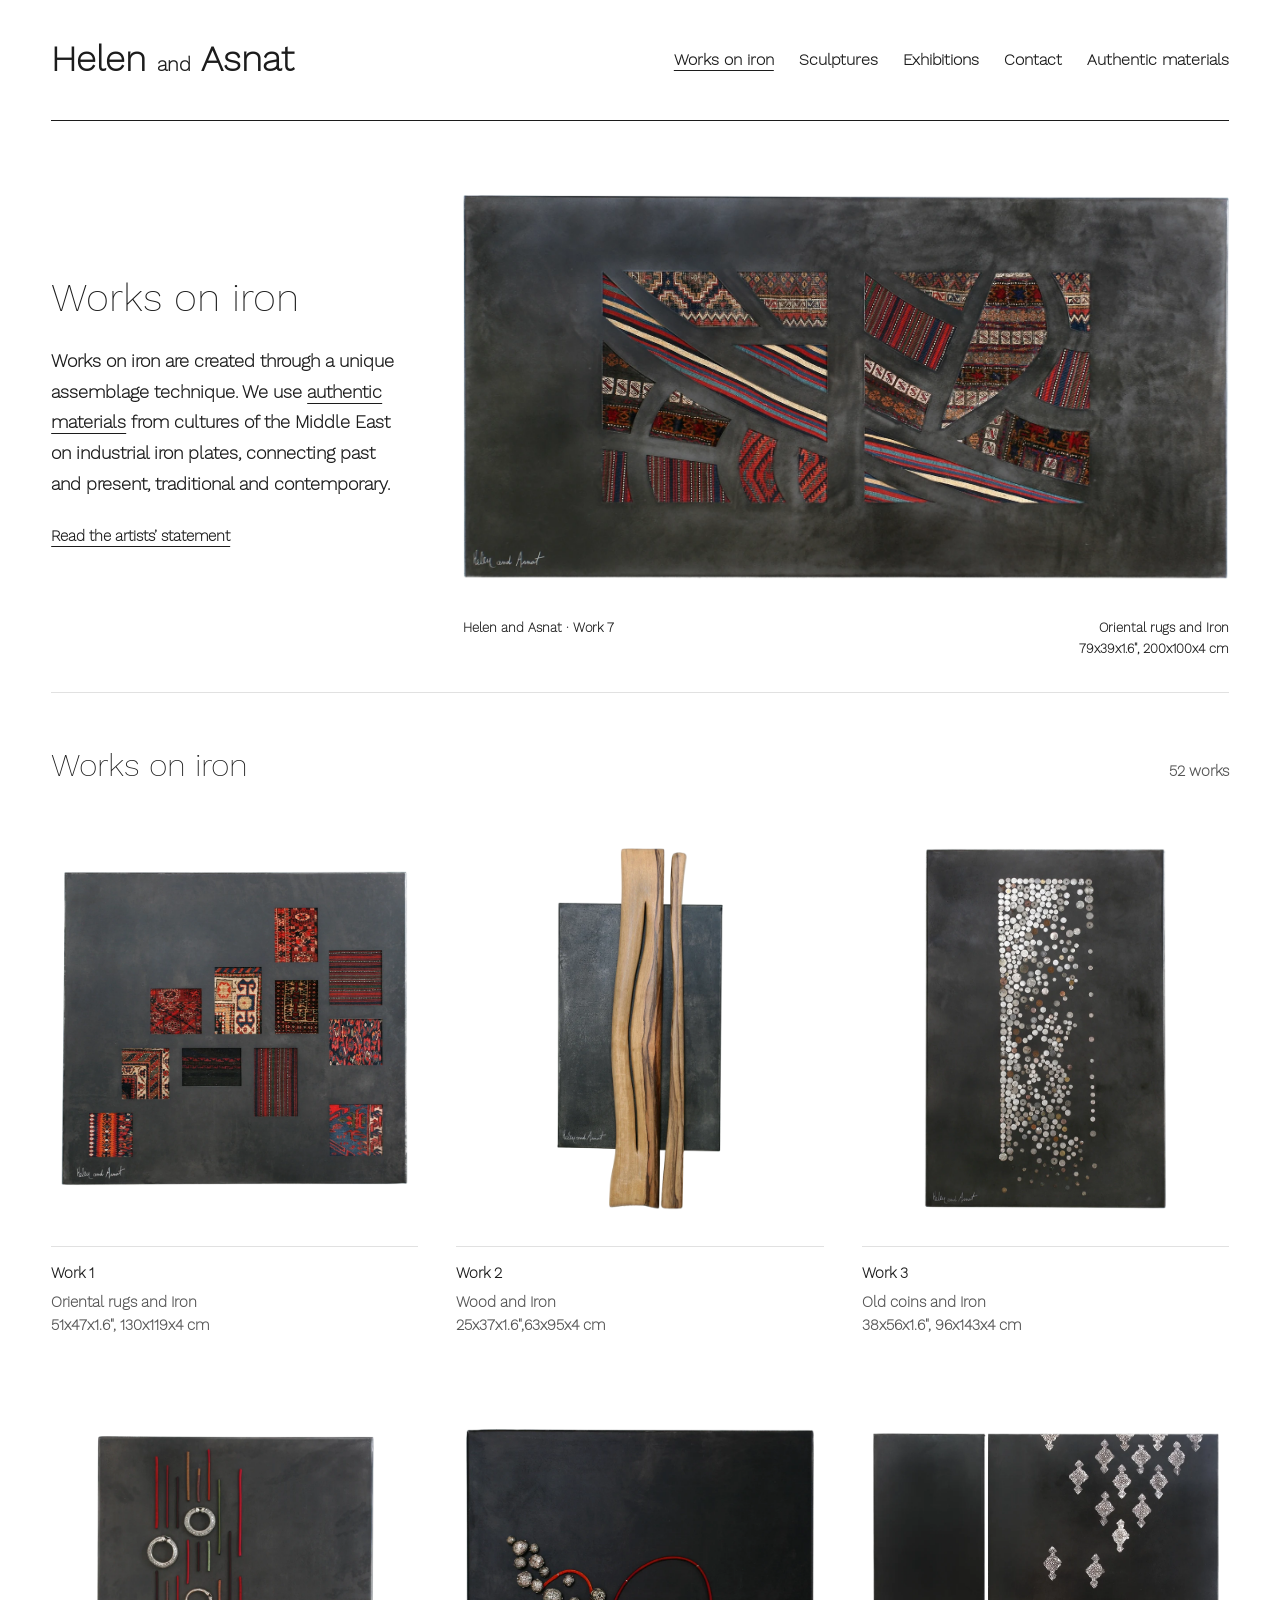
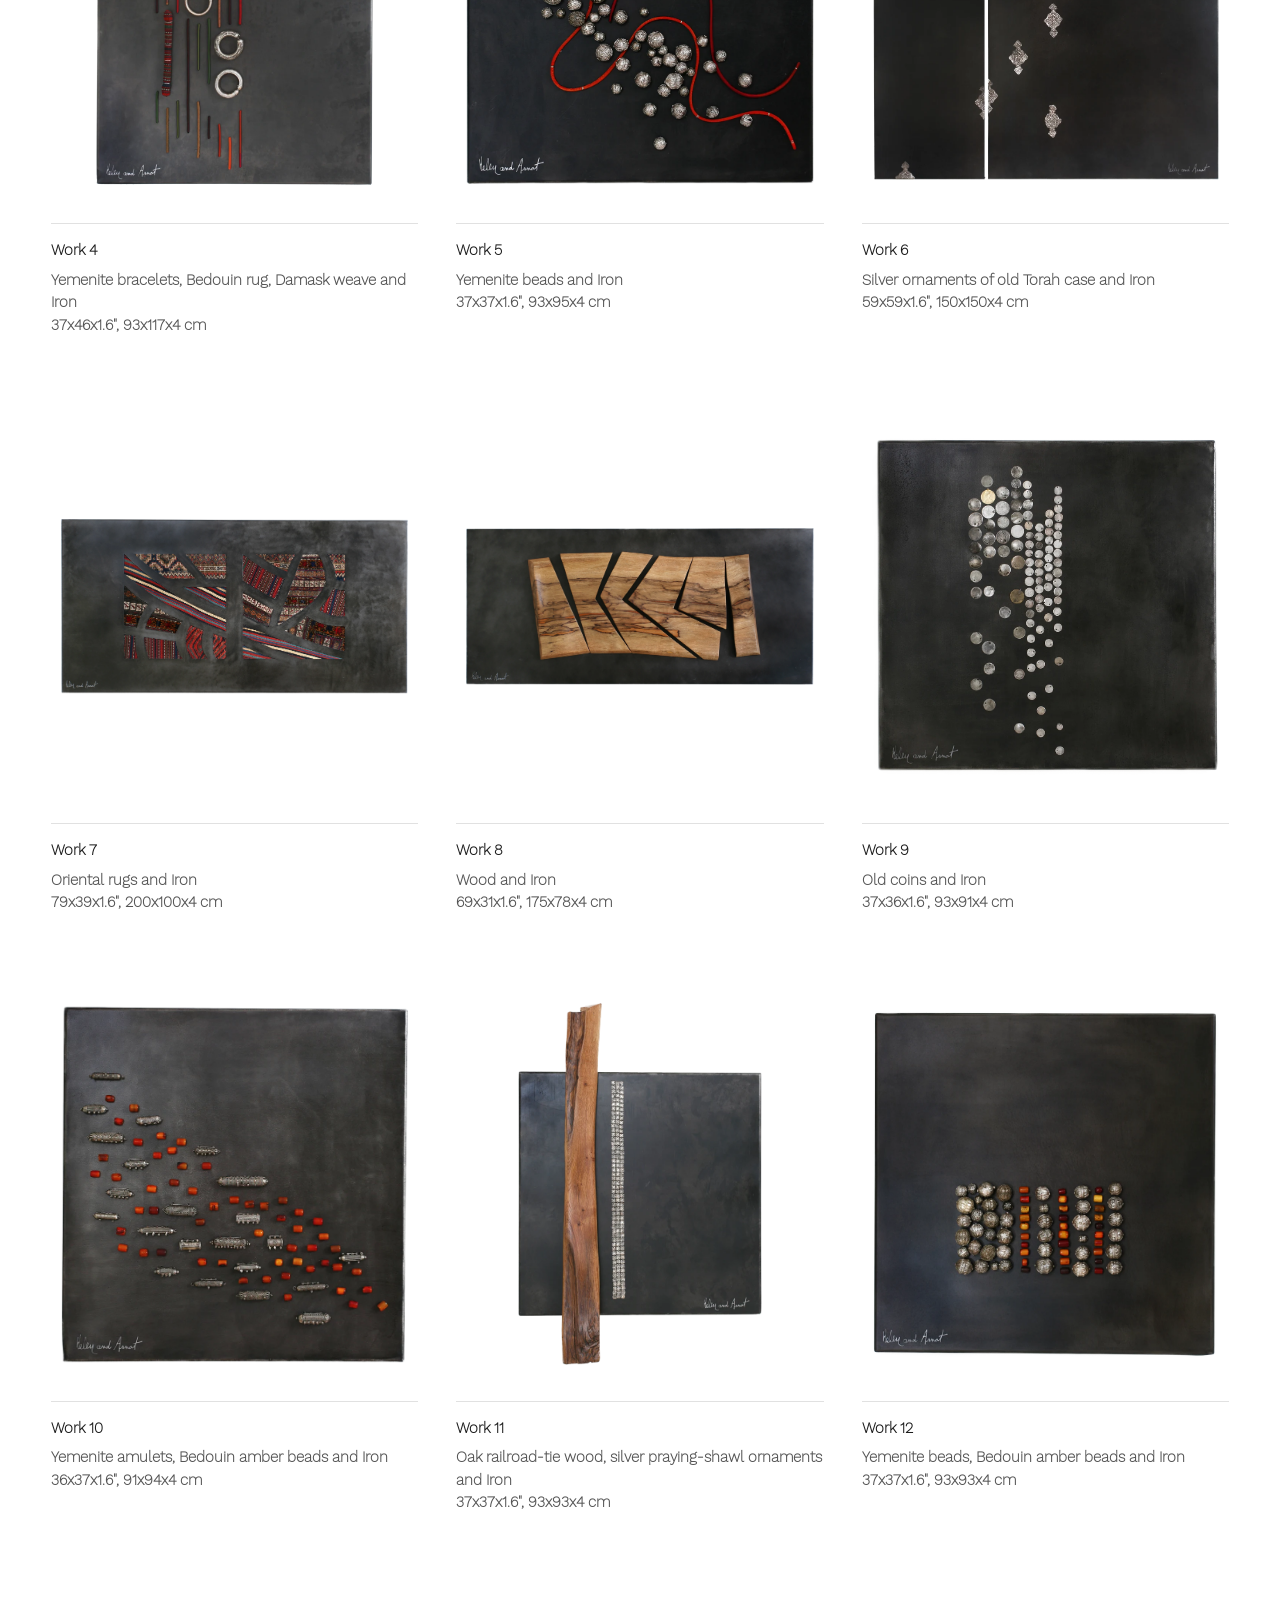
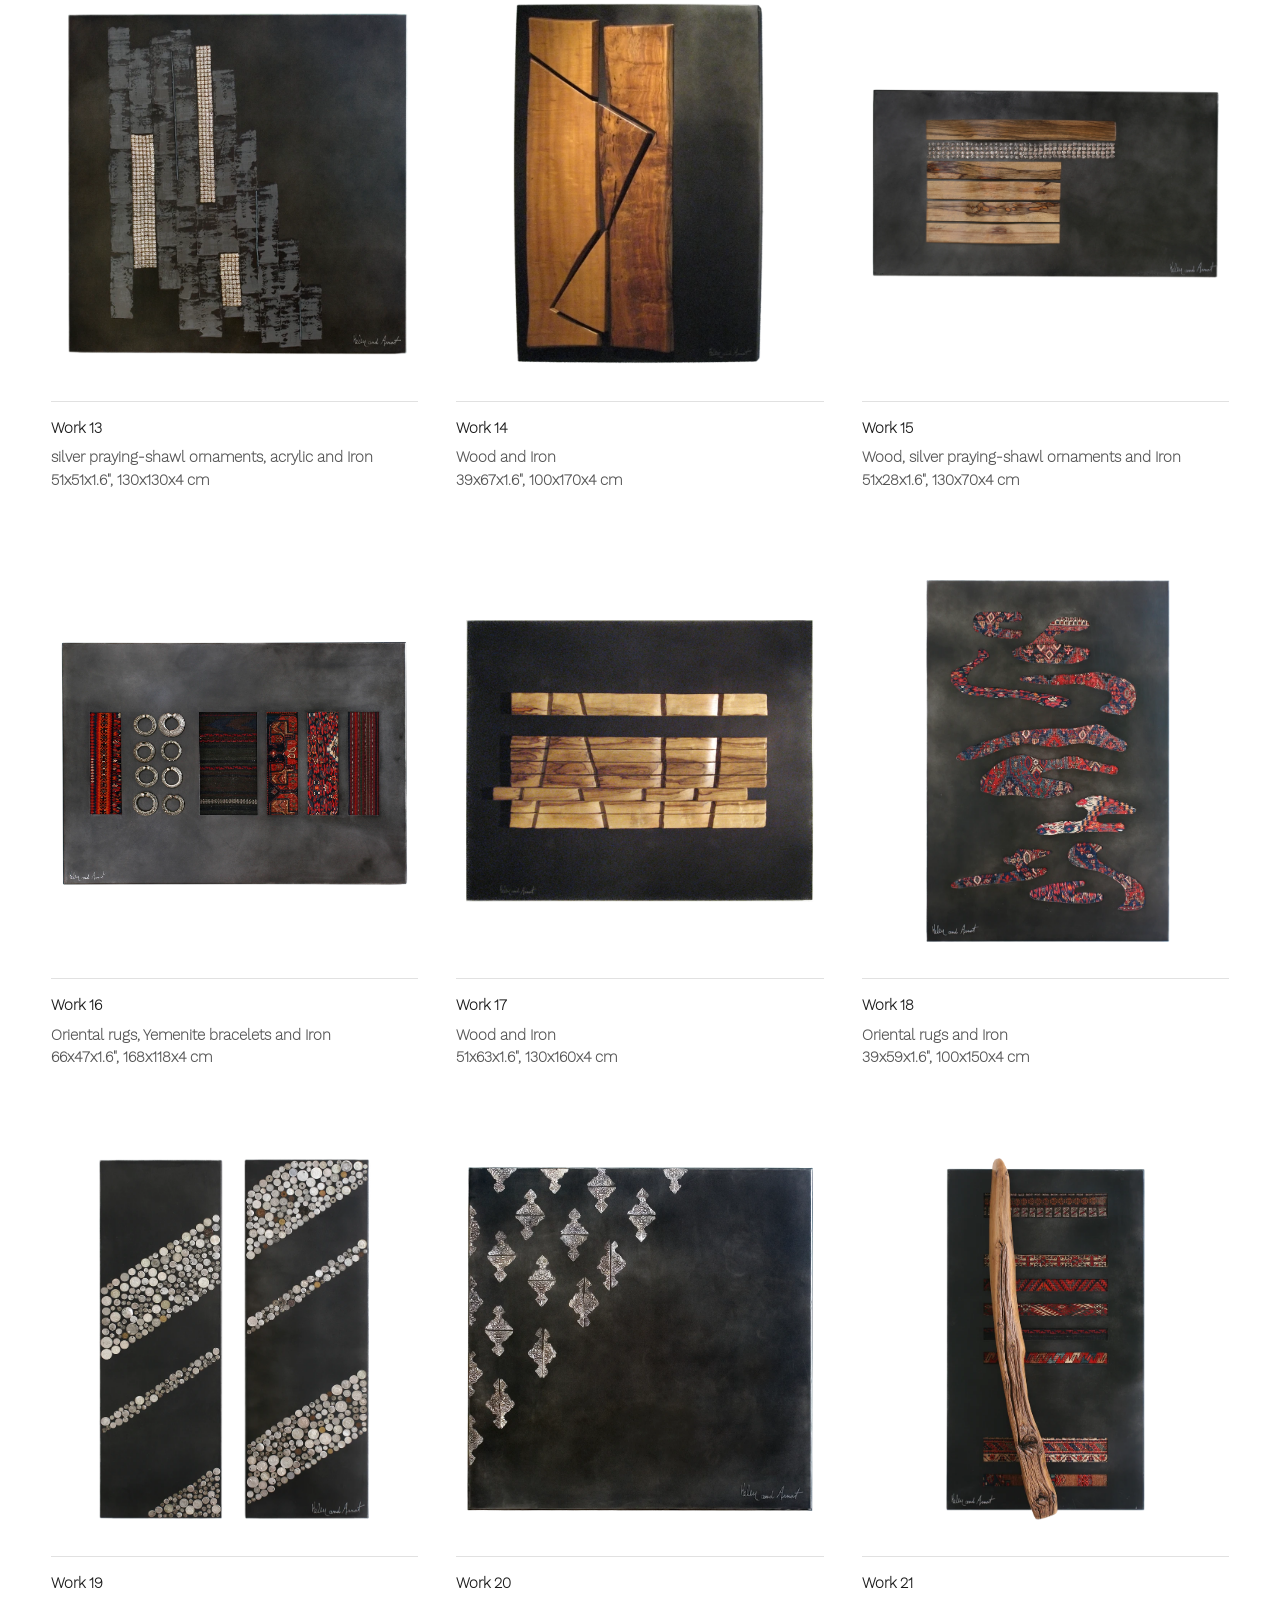
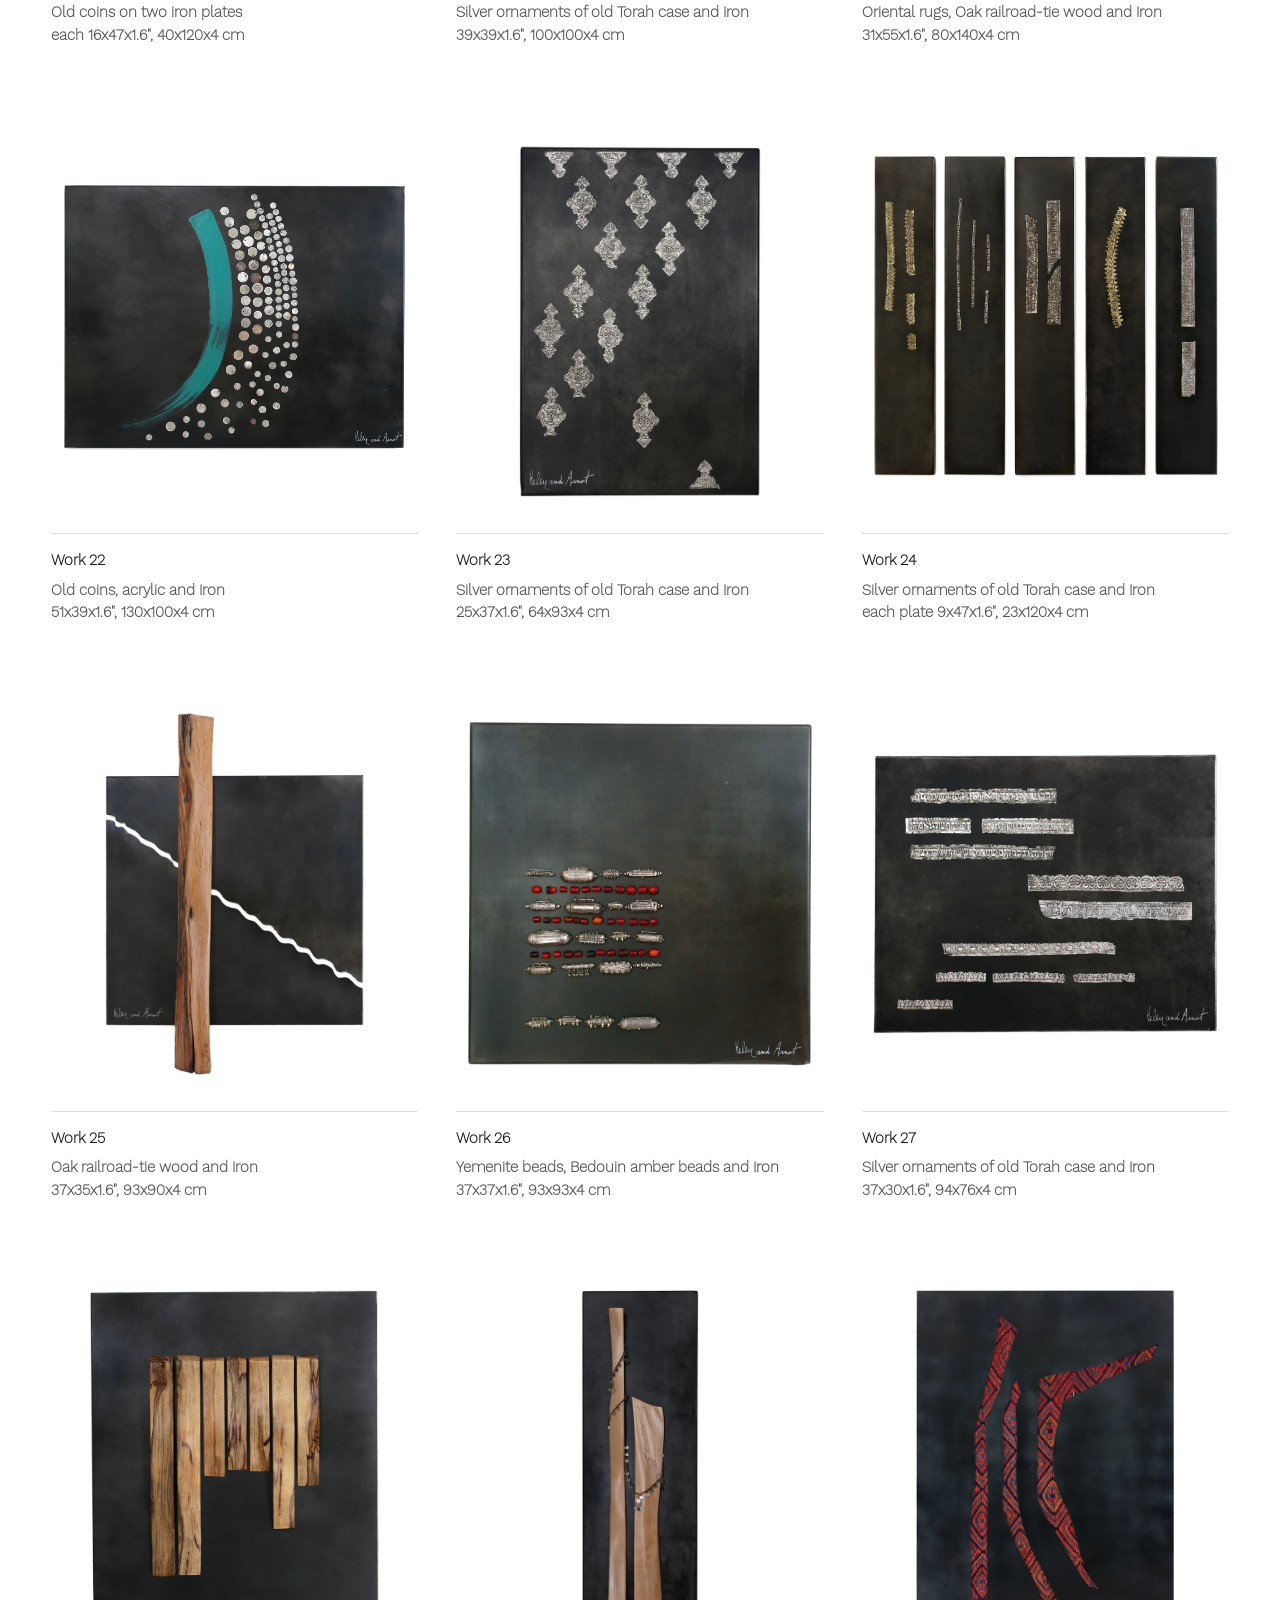
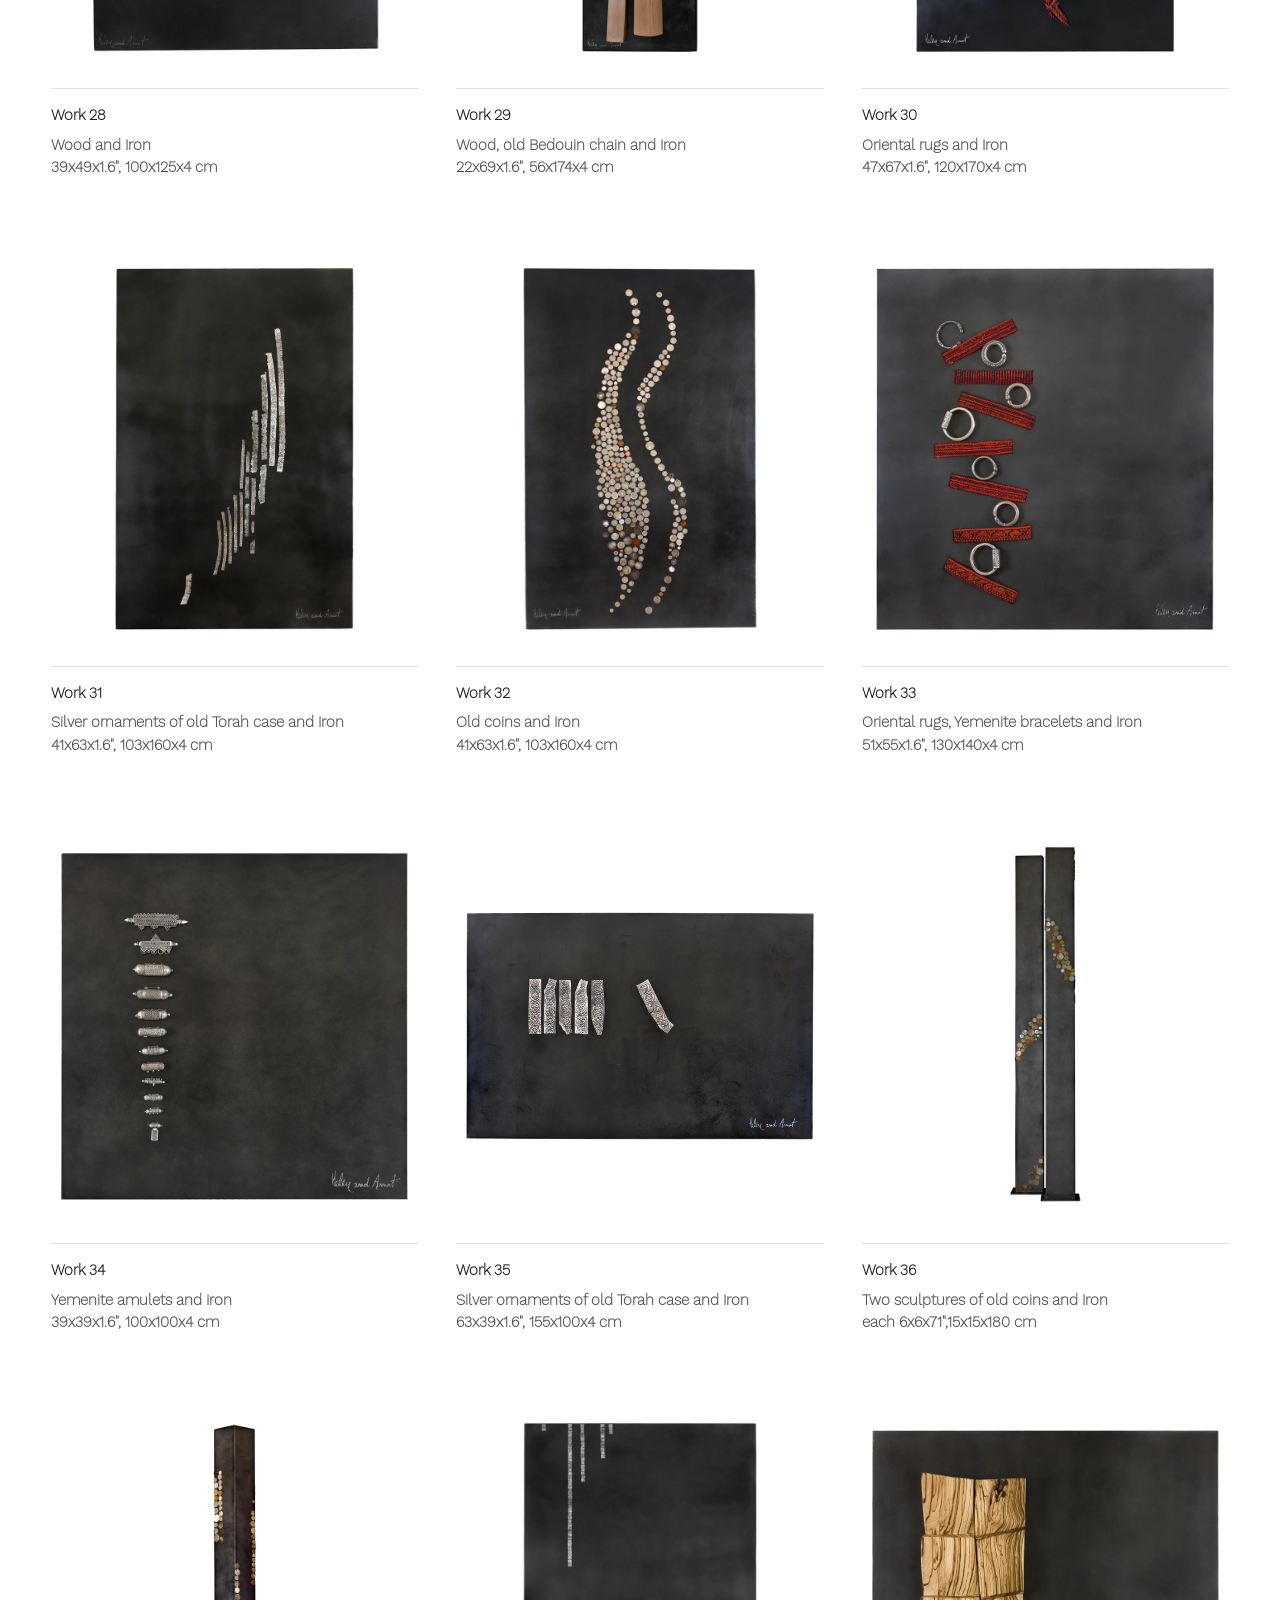
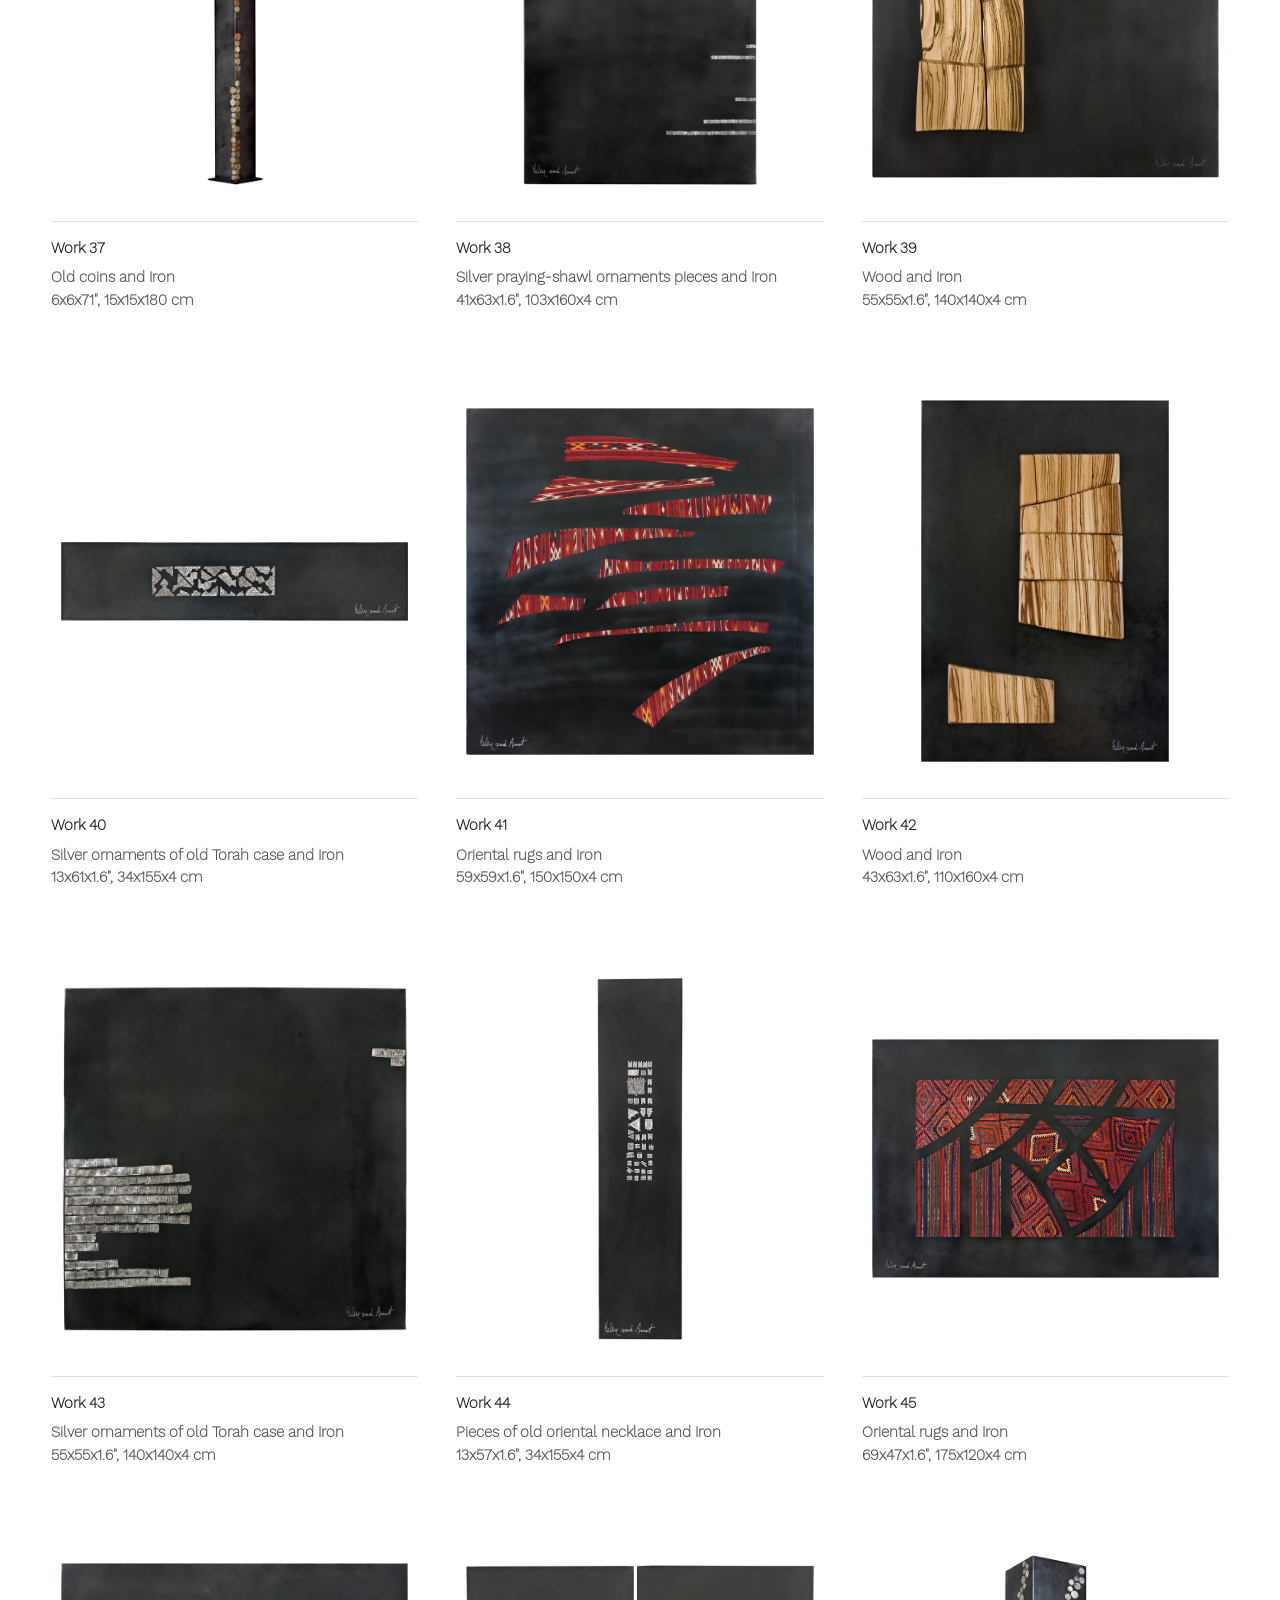
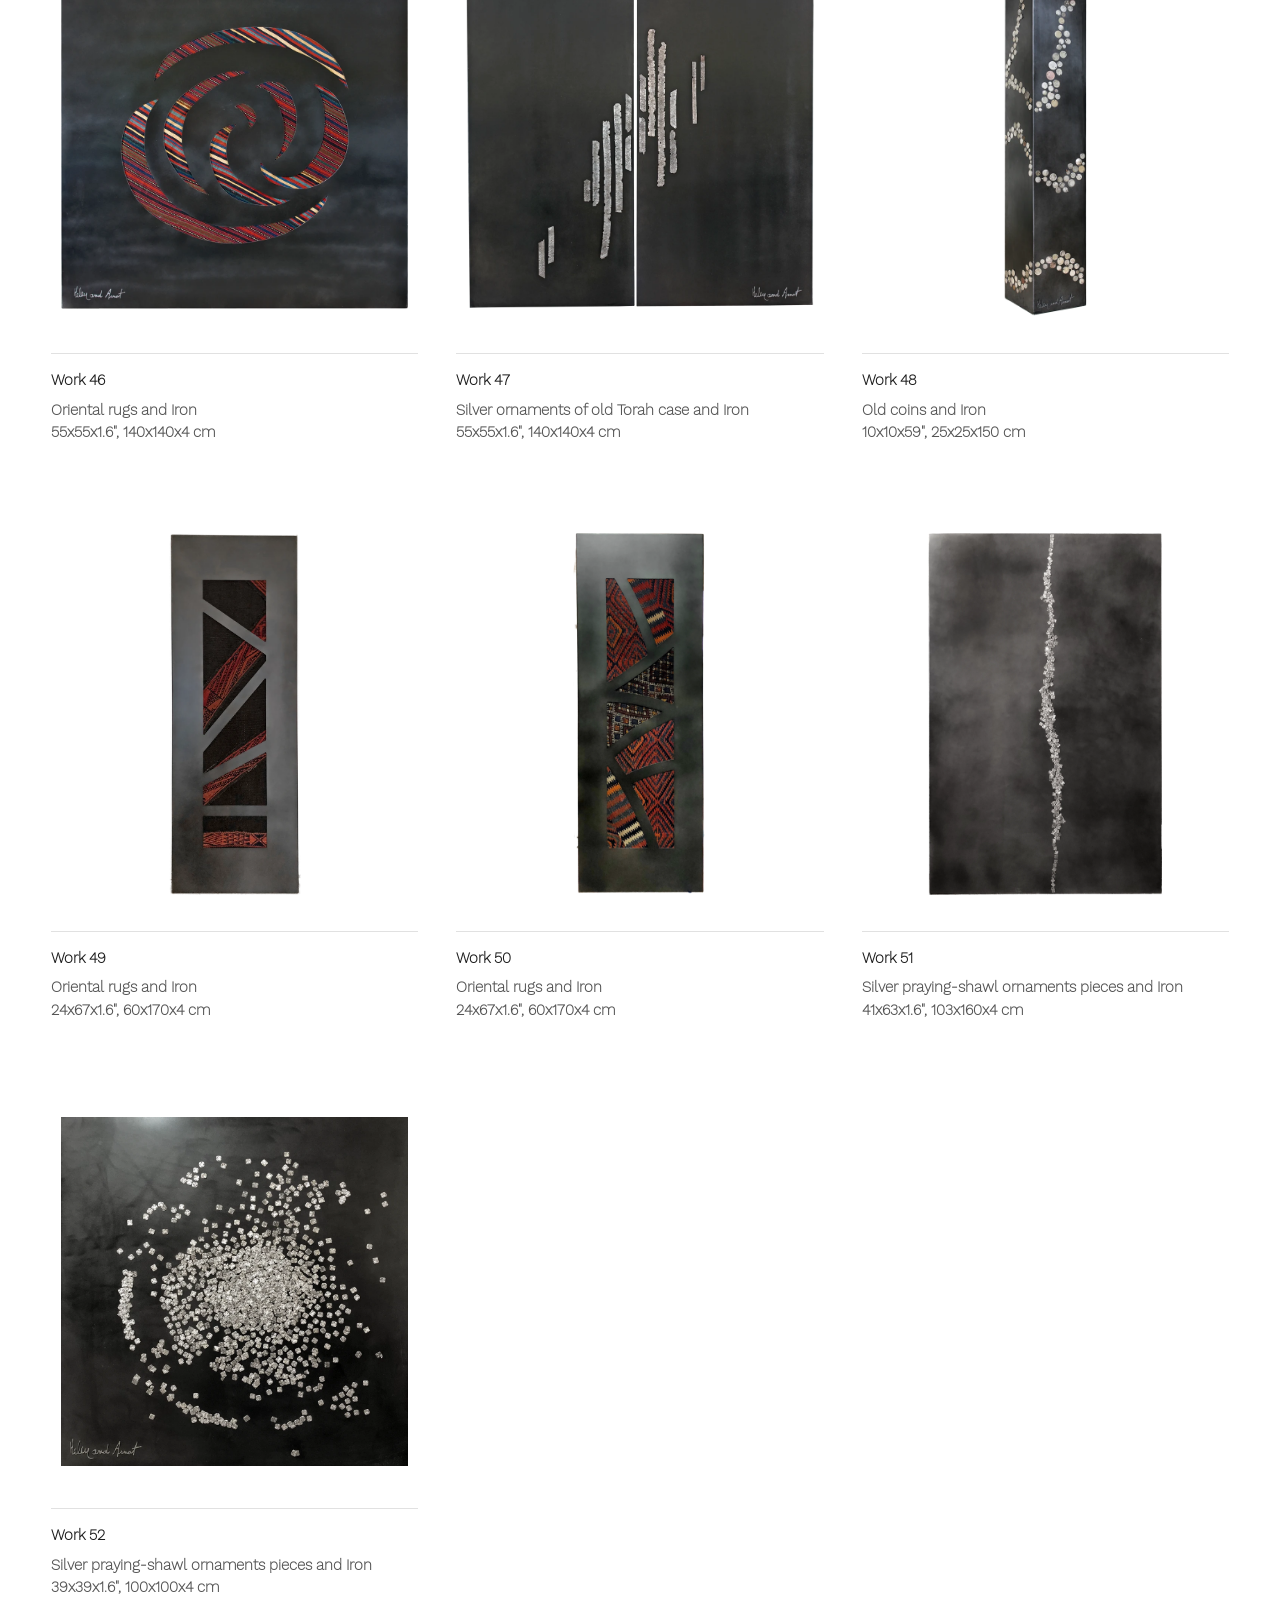
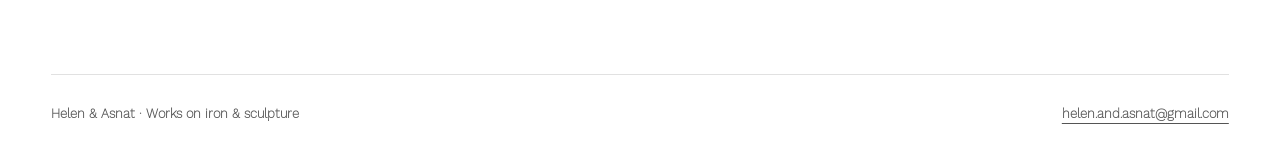
<file: index.html>
<!doctype html><html lang="en"><head><meta charset="utf-8"><meta name="viewport" content="width=device-width, initial-scale=1"><title>Works on iron &amp; sculpture | Helen and Asnat</title><meta name="description" content="Art by Helen and Asnat: works on iron, wood and bronze sculptures, exhibitions and artist statements."><link rel="icon" href="favicon.svg" type="image/svg+xml"><link rel="stylesheet" href="style.css"><script defer src="gallery.js"></script><link rel="stylesheet" href="preview.css"></head><body><a class="skip" href="#main">Skip to content</a><header class="header"><a class="brand" href="./">Helen <span>and</span> Asnat</a><nav aria-label="Main navigation"><a href="./" aria-current="page">Works on iron</a><a href="sculptures/" >Sculptures</a><a href="exhibitions/" >Exhibitions</a><a href="contact-1/" >Contact</a><a href="copy-of-works-on-iron/">Authentic materials</a></nav></header><main id="main"><div class="opening-layout"><section class="top-introduction"><h1>Works on iron</h1><p>Works on iron are created through a unique assemblage technique. We use <a href="copy-of-works-on-iron/">authentic materials</a> from cultures of the Middle East on industrial iron plates, connecting past and present, traditional and contemporary.</p><a href="works-on-iron-statement/">Read the artists’ statement</a></section><section class="exhibition-hero"><a class="hero-art" href="#works-heading" aria-label="Scroll to the works gallery"><img class="" src="assets/82a7d8dac7ad00.webp" alt="Oriental rugs and Iron
79x39x1.6&quot;, 200x100x4 cm"></a><div class="hero-caption"><span>Helen and Asnat · Work 7</span><span>Oriental rugs and Iron<br>79x39x1.6&quot;, 200x100x4 cm</span></div></section></div><section class="home-works" aria-labelledby="works-heading"><div class="section-head"><h2 id="works-heading">Works on iron</h2><span>52 works</span></div><div class="gallery"><figure class="art"><a class="art-link" href="assets/2c058118e0299b.webp" data-title="Work 1" data-description="Oriental rugs and Iron
51x47x1.6&quot;, 130x119x4 cm" aria-label="Enlarge Work 1"><img src="assets/2c058118e0299b.webp" alt="Work 1 — Oriental rugs and Iron" loading="lazy"></a><figcaption><strong>Work 1</strong><span class="art-description">Oriental rugs and Iron
51x47x1.6&quot;, 130x119x4 cm</span></figcaption></figure><figure class="art"><a class="art-link" href="assets/f1fb4c458cd1a1.webp" data-title="Work 2" data-description="Wood and Iron
25x37x1.6&quot;,63x95x4 cm" aria-label="Enlarge Work 2"><img src="assets/f1fb4c458cd1a1.webp" alt="Work 2 — Wood and Iron" loading="lazy"></a><figcaption><strong>Work 2</strong><span class="art-description">Wood and Iron
25x37x1.6&quot;,63x95x4 cm</span></figcaption></figure><figure class="art"><a class="art-link" href="assets/a707ec8f92e3ea.webp" data-title="Work 3" data-description="Old coins and Iron
38x56x1.6&quot;, 96x143x4 cm" aria-label="Enlarge Work 3"><img src="assets/a707ec8f92e3ea.webp" alt="Work 3 — Old coins and Iron" loading="lazy"></a><figcaption><strong>Work 3</strong><span class="art-description">Old coins and Iron
38x56x1.6&quot;, 96x143x4 cm</span></figcaption></figure><figure class="art"><a class="art-link" href="assets/bd2d8f52cd69a4.webp" data-title="Work 4" data-description="Yemenite bracelets, Bedouin rug, Damask weave and Iron
37x46x1.6&quot;, 93x117x4 cm" aria-label="Enlarge Work 4"><img src="assets/bd2d8f52cd69a4.webp" alt="Work 4 — Yemenite bracelets, Bedouin rug, Damask weave and Iron" loading="lazy"></a><figcaption><strong>Work 4</strong><span class="art-description">Yemenite bracelets, Bedouin rug, Damask weave and Iron
37x46x1.6&quot;, 93x117x4 cm</span></figcaption></figure><figure class="art"><a class="art-link" href="assets/5474bb3ec88972.webp" data-title="Work 5" data-description="Yemenite beads and Iron
37x37x1.6&quot;, 93x95x4 cm" aria-label="Enlarge Work 5"><img src="assets/5474bb3ec88972.webp" alt="Work 5 — Yemenite beads and Iron" loading="lazy"></a><figcaption><strong>Work 5</strong><span class="art-description">Yemenite beads and Iron
37x37x1.6&quot;, 93x95x4 cm</span></figcaption></figure><figure class="art"><a class="art-link" href="assets/9671446b697a41.webp" data-title="Work 6" data-description="Silver ornaments of old Torah case and Iron
59x59x1.6&quot;, 150x150x4 cm" aria-label="Enlarge Work 6"><img src="assets/9671446b697a41.webp" alt="Work 6 — Silver ornaments of old Torah case and Iron" loading="lazy"></a><figcaption><strong>Work 6</strong><span class="art-description">Silver ornaments of old Torah case and Iron
59x59x1.6&quot;, 150x150x4 cm</span></figcaption></figure><figure class="art"><a class="art-link" href="assets/82a7d8dac7ad00.webp" data-title="Work 7" data-description="Oriental rugs and Iron
79x39x1.6&quot;, 200x100x4 cm" aria-label="Enlarge Work 7"><img src="assets/82a7d8dac7ad00.webp" alt="Work 7 — Oriental rugs and Iron" loading="lazy"></a><figcaption><strong>Work 7</strong><span class="art-description">Oriental rugs and Iron
79x39x1.6&quot;, 200x100x4 cm</span></figcaption></figure><figure class="art"><a class="art-link" href="assets/c26ec283207815.webp" data-title="Work 8" data-description="Wood and Iron
69x31x1.6&quot;, 175x78x4 cm" aria-label="Enlarge Work 8"><img src="assets/c26ec283207815.webp" alt="Work 8 — Wood and Iron" loading="lazy"></a><figcaption><strong>Work 8</strong><span class="art-description">Wood and Iron
69x31x1.6&quot;, 175x78x4 cm</span></figcaption></figure><figure class="art"><a class="art-link" href="assets/9e186c70b2d041.webp" data-title="Work 9" data-description="Old coins and Iron
37x36x1.6&quot;, 93x91x4 cm" aria-label="Enlarge Work 9"><img src="assets/9e186c70b2d041.webp" alt="Work 9 — Old coins and Iron" loading="lazy"></a><figcaption><strong>Work 9</strong><span class="art-description">Old coins and Iron
37x36x1.6&quot;, 93x91x4 cm</span></figcaption></figure><figure class="art"><a class="art-link" href="assets/f593ff91b7c741.webp" data-title="Work 10" data-description="Yemenite amulets, Bedouin amber beads and Iron
36x37x1.6&quot;, 91x94x4 cm" aria-label="Enlarge Work 10"><img src="assets/f593ff91b7c741.webp" alt="Work 10 — Yemenite amulets, Bedouin amber beads and Iron" loading="lazy"></a><figcaption><strong>Work 10</strong><span class="art-description">Yemenite amulets, Bedouin amber beads and Iron
36x37x1.6&quot;, 91x94x4 cm</span></figcaption></figure><figure class="art"><a class="art-link" href="assets/78cdbccbd1da36.webp" data-title="Work 11" data-description="Oak railroad-tie wood, silver praying-shawl ornaments and Iron
37x37x1.6&quot;, 93x93x4 cm" aria-label="Enlarge Work 11"><img src="assets/78cdbccbd1da36.webp" alt="Work 11 — Oak railroad-tie wood, silver praying-shawl ornaments and Iron" loading="lazy"></a><figcaption><strong>Work 11</strong><span class="art-description">Oak railroad-tie wood, silver praying-shawl ornaments and Iron
37x37x1.6&quot;, 93x93x4 cm</span></figcaption></figure><figure class="art"><a class="art-link" href="assets/d83fac27ae022a.webp" data-title="Work 12" data-description="Yemenite beads, Bedouin amber beads and Iron
37x37x1.6&quot;, 93x93x4 cm" aria-label="Enlarge Work 12"><img src="assets/d83fac27ae022a.webp" alt="Work 12 — Yemenite beads, Bedouin amber beads and Iron" loading="lazy"></a><figcaption><strong>Work 12</strong><span class="art-description">Yemenite beads, Bedouin amber beads and Iron
37x37x1.6&quot;, 93x93x4 cm</span></figcaption></figure><figure class="art"><a class="art-link" href="assets/70a9455b7a3574.webp" data-title="Work 13" data-description="silver praying-shawl ornaments, acrylic and Iron
51x51x1.6&quot;, 130x130x4 cm" aria-label="Enlarge Work 13"><img src="assets/70a9455b7a3574.webp" alt="Work 13 — silver praying-shawl ornaments, acrylic and Iron" loading="lazy"></a><figcaption><strong>Work 13</strong><span class="art-description">silver praying-shawl ornaments, acrylic and Iron
51x51x1.6&quot;, 130x130x4 cm</span></figcaption></figure><figure class="art"><a class="art-link" href="assets/141cd7441e9c70.webp" data-title="Work 14" data-description="Wood and Iron
39x67x1.6&quot;, 100x170x4 cm" aria-label="Enlarge Work 14"><img src="assets/141cd7441e9c70.webp" alt="Work 14 — Wood and Iron" loading="lazy"></a><figcaption><strong>Work 14</strong><span class="art-description">Wood and Iron
39x67x1.6&quot;, 100x170x4 cm</span></figcaption></figure><figure class="art"><a class="art-link" href="assets/21b3375c528262.webp" data-title="Work 15" data-description="Wood, silver praying-shawl ornaments and Iron
51x28x1.6&quot;, 130x70x4 cm" aria-label="Enlarge Work 15"><img src="assets/21b3375c528262.webp" alt="Work 15 — Wood, silver praying-shawl ornaments and Iron" loading="lazy"></a><figcaption><strong>Work 15</strong><span class="art-description">Wood, silver praying-shawl ornaments and Iron
51x28x1.6&quot;, 130x70x4 cm</span></figcaption></figure><figure class="art"><a class="art-link" href="assets/33729d25583481.webp" data-title="Work 16" data-description="Oriental rugs, Yemenite bracelets and Iron
66x47x1.6&quot;, 168x118x4 cm" aria-label="Enlarge Work 16"><img src="assets/33729d25583481.webp" alt="Work 16 — Oriental rugs, Yemenite bracelets and Iron" loading="lazy"></a><figcaption><strong>Work 16</strong><span class="art-description">Oriental rugs, Yemenite bracelets and Iron
66x47x1.6&quot;, 168x118x4 cm</span></figcaption></figure><figure class="art"><a class="art-link" href="assets/1c25cff81a9a5f.webp" data-title="Work 17" data-description="Wood and Iron
51x63x1.6&quot;, 130x160x4 cm" aria-label="Enlarge Work 17"><img src="assets/1c25cff81a9a5f.webp" alt="Work 17 — Wood and Iron" loading="lazy"></a><figcaption><strong>Work 17</strong><span class="art-description">Wood and Iron
51x63x1.6&quot;, 130x160x4 cm</span></figcaption></figure><figure class="art"><a class="art-link" href="assets/8e629a91e87f15.webp" data-title="Work 18" data-description="Oriental rugs and Iron
39x59x1.6&quot;, 100x150x4 cm" aria-label="Enlarge Work 18"><img src="assets/8e629a91e87f15.webp" alt="Work 18 — Oriental rugs and Iron" loading="lazy"></a><figcaption><strong>Work 18</strong><span class="art-description">Oriental rugs and Iron
39x59x1.6&quot;, 100x150x4 cm</span></figcaption></figure><figure class="art"><a class="art-link" href="assets/95ea65e2e78141.webp" data-title="Work 19" data-description="Old coins on two iron plates
each 16x47x1.6&quot;, 40x120x4 cm" aria-label="Enlarge Work 19"><img src="assets/95ea65e2e78141.webp" alt="Work 19 — Old coins on two iron plates" loading="lazy"></a><figcaption><strong>Work 19</strong><span class="art-description">Old coins on two iron plates
each 16x47x1.6&quot;, 40x120x4 cm</span></figcaption></figure><figure class="art"><a class="art-link" href="assets/10aaa6407edc92.webp" data-title="Work 20" data-description="Silver ornaments of old Torah case and Iron
39x39x1.6&quot;, 100x100x4 cm" aria-label="Enlarge Work 20"><img src="assets/10aaa6407edc92.webp" alt="Work 20 — Silver ornaments of old Torah case and Iron" loading="lazy"></a><figcaption><strong>Work 20</strong><span class="art-description">Silver ornaments of old Torah case and Iron
39x39x1.6&quot;, 100x100x4 cm</span></figcaption></figure><figure class="art"><a class="art-link" href="assets/2b72f30be21252.webp" data-title="Work 21" data-description="Oriental rugs, Oak railroad-tie wood and Iron
31x55x1.6&quot;, 80x140x4 cm" aria-label="Enlarge Work 21"><img src="assets/2b72f30be21252.webp" alt="Work 21 — Oriental rugs, Oak railroad-tie wood and Iron" loading="lazy"></a><figcaption><strong>Work 21</strong><span class="art-description">Oriental rugs, Oak railroad-tie wood and Iron
31x55x1.6&quot;, 80x140x4 cm</span></figcaption></figure><figure class="art"><a class="art-link" href="assets/988a16a8e01360.webp" data-title="Work 22" data-description="Old coins, acrylic and Iron
51x39x1.6&quot;, 130x100x4 cm" aria-label="Enlarge Work 22"><img src="assets/988a16a8e01360.webp" alt="Work 22 — Old coins, acrylic and Iron" loading="lazy"></a><figcaption><strong>Work 22</strong><span class="art-description">Old coins, acrylic and Iron
51x39x1.6&quot;, 130x100x4 cm</span></figcaption></figure><figure class="art"><a class="art-link" href="assets/9f09e553046c91.webp" data-title="Work 23" data-description="Silver ornaments of old Torah case and Iron
25x37x1.6&quot;, 64x93x4 cm" aria-label="Enlarge Work 23"><img src="assets/9f09e553046c91.webp" alt="Work 23 — Silver ornaments of old Torah case and Iron" loading="lazy"></a><figcaption><strong>Work 23</strong><span class="art-description">Silver ornaments of old Torah case and Iron
25x37x1.6&quot;, 64x93x4 cm</span></figcaption></figure><figure class="art"><a class="art-link" href="assets/2c747468000b6a.webp" data-title="Work 24" data-description="Silver ornaments of old Torah case and Iron
each plate 9x47x1.6&quot;, 23x120x4 cm" aria-label="Enlarge Work 24"><img src="assets/2c747468000b6a.webp" alt="Work 24 — Silver ornaments of old Torah case and Iron" loading="lazy"></a><figcaption><strong>Work 24</strong><span class="art-description">Silver ornaments of old Torah case and Iron
each plate 9x47x1.6&quot;, 23x120x4 cm</span></figcaption></figure><figure class="art"><a class="art-link" href="assets/fd107604056f26.webp" data-title="Work 25" data-description="Oak railroad-tie wood and Iron
37x35x1.6&quot;, 93x90x4 cm" aria-label="Enlarge Work 25"><img src="assets/fd107604056f26.webp" alt="Work 25 — Oak railroad-tie wood and Iron" loading="lazy"></a><figcaption><strong>Work 25</strong><span class="art-description">Oak railroad-tie wood and Iron
37x35x1.6&quot;, 93x90x4 cm</span></figcaption></figure><figure class="art"><a class="art-link" href="assets/4bb04c0cd400c6.webp" data-title="Work 26" data-description="Yemenite beads, Bedouin amber beads and Iron
37x37x1.6&quot;, 93x93x4 cm" aria-label="Enlarge Work 26"><img src="assets/4bb04c0cd400c6.webp" alt="Work 26 — Yemenite beads, Bedouin amber beads and Iron" loading="lazy"></a><figcaption><strong>Work 26</strong><span class="art-description">Yemenite beads, Bedouin amber beads and Iron
37x37x1.6&quot;, 93x93x4 cm</span></figcaption></figure><figure class="art"><a class="art-link" href="assets/8dec7ffe6cea8c.webp" data-title="Work 27" data-description="Silver ornaments of old Torah case and Iron
37x30x1.6&quot;, 94x76x4 cm" aria-label="Enlarge Work 27"><img src="assets/8dec7ffe6cea8c.webp" alt="Work 27 — Silver ornaments of old Torah case and Iron" loading="lazy"></a><figcaption><strong>Work 27</strong><span class="art-description">Silver ornaments of old Torah case and Iron
37x30x1.6&quot;, 94x76x4 cm</span></figcaption></figure><figure class="art"><a class="art-link" href="assets/84d4bde1c85e3a.webp" data-title="Work 28" data-description="Wood and Iron
39x49x1.6&quot;, 100x125x4 cm" aria-label="Enlarge Work 28"><img src="assets/84d4bde1c85e3a.webp" alt="Work 28 — Wood and Iron" loading="lazy"></a><figcaption><strong>Work 28</strong><span class="art-description">Wood and Iron
39x49x1.6&quot;, 100x125x4 cm</span></figcaption></figure><figure class="art"><a class="art-link" href="assets/1b4d0df70b669a.webp" data-title="Work 29" data-description="Wood, old Bedouin chain and Iron
22x69x1.6&quot;, 56x174x4 cm" aria-label="Enlarge Work 29"><img src="assets/1b4d0df70b669a.webp" alt="Work 29 — Wood, old Bedouin chain and Iron" loading="lazy"></a><figcaption><strong>Work 29</strong><span class="art-description">Wood, old Bedouin chain and Iron
22x69x1.6&quot;, 56x174x4 cm</span></figcaption></figure><figure class="art"><a class="art-link" href="assets/d4bacf62a196c7.webp" data-title="Work 30" data-description="Oriental rugs and Iron
47x67x1.6&quot;, 120x170x4 cm" aria-label="Enlarge Work 30"><img src="assets/d4bacf62a196c7.webp" alt="Work 30 — Oriental rugs and Iron" loading="lazy"></a><figcaption><strong>Work 30</strong><span class="art-description">Oriental rugs and Iron
47x67x1.6&quot;, 120x170x4 cm</span></figcaption></figure><figure class="art"><a class="art-link" href="assets/6ba8cc467069a0.webp" data-title="Work 31" data-description="Silver ornaments of old Torah case and Iron
41x63x1.6&quot;, 103x160x4 cm" aria-label="Enlarge Work 31"><img src="assets/6ba8cc467069a0.webp" alt="Work 31 — Silver ornaments of old Torah case and Iron" loading="lazy"></a><figcaption><strong>Work 31</strong><span class="art-description">Silver ornaments of old Torah case and Iron
41x63x1.6&quot;, 103x160x4 cm</span></figcaption></figure><figure class="art"><a class="art-link" href="assets/ef4751043ebf83.webp" data-title="Work 32" data-description="Old coins and Iron
41x63x1.6&quot;, 103x160x4 cm" aria-label="Enlarge Work 32"><img src="assets/ef4751043ebf83.webp" alt="Work 32 — Old coins and Iron" loading="lazy"></a><figcaption><strong>Work 32</strong><span class="art-description">Old coins and Iron
41x63x1.6&quot;, 103x160x4 cm</span></figcaption></figure><figure class="art"><a class="art-link" href="assets/38e578cf20a11c.webp" data-title="Work 33" data-description="Oriental rugs, Yemenite bracelets and Iron
51x55x1.6&quot;, 130x140x4 cm" aria-label="Enlarge Work 33"><img src="assets/38e578cf20a11c.webp" alt="Work 33 — Oriental rugs, Yemenite bracelets and Iron" loading="lazy"></a><figcaption><strong>Work 33</strong><span class="art-description">Oriental rugs, Yemenite bracelets and Iron
51x55x1.6&quot;, 130x140x4 cm</span></figcaption></figure><figure class="art"><a class="art-link" href="assets/c9dc711e2e0f94.webp" data-title="Work 34" data-description="Yemenite amulets and Iron
39x39x1.6&quot;, 100x100x4 cm" aria-label="Enlarge Work 34"><img src="assets/c9dc711e2e0f94.webp" alt="Work 34 — Yemenite amulets and Iron" loading="lazy"></a><figcaption><strong>Work 34</strong><span class="art-description">Yemenite amulets and Iron
39x39x1.6&quot;, 100x100x4 cm</span></figcaption></figure><figure class="art"><a class="art-link" href="assets/db6a4c968335ab.webp" data-title="Work 35" data-description="Silver ornaments of old Torah case and Iron
63x39x1.6&quot;, 155x100x4 cm" aria-label="Enlarge Work 35"><img src="assets/db6a4c968335ab.webp" alt="Work 35 — Silver ornaments of old Torah case and Iron" loading="lazy"></a><figcaption><strong>Work 35</strong><span class="art-description">Silver ornaments of old Torah case and Iron
63x39x1.6&quot;, 155x100x4 cm</span></figcaption></figure><figure class="art"><a class="art-link" href="assets/75f2cecca60766.webp" data-title="Work 36" data-description="Two sculptures of old coins and Iron
each 6x6x71&quot;,15x15x180 cm" aria-label="Enlarge Work 36"><img src="assets/75f2cecca60766.webp" alt="Work 36 — Two sculptures of old coins and Iron" loading="lazy"></a><figcaption><strong>Work 36</strong><span class="art-description">Two sculptures of old coins and Iron
each 6x6x71&quot;,15x15x180 cm</span></figcaption></figure><figure class="art"><a class="art-link" href="assets/10268a41a8fc99.webp" data-title="Work 37" data-description="Old coins and Iron
6x6x71&quot;, 15x15x180 cm" aria-label="Enlarge Work 37"><img src="assets/10268a41a8fc99.webp" alt="Work 37 — Old coins and Iron" loading="lazy"></a><figcaption><strong>Work 37</strong><span class="art-description">Old coins and Iron
6x6x71&quot;, 15x15x180 cm</span></figcaption></figure><figure class="art"><a class="art-link" href="assets/da4ee88a7ead86.webp" data-title="Work 38" data-description="Silver praying-shawl ornaments pieces and Iron
41x63x1.6&quot;, 103x160x4 cm" aria-label="Enlarge Work 38"><img src="assets/da4ee88a7ead86.webp" alt="Work 38 — Silver praying-shawl ornaments pieces and Iron" loading="lazy"></a><figcaption><strong>Work 38</strong><span class="art-description">Silver praying-shawl ornaments pieces and Iron
41x63x1.6&quot;, 103x160x4 cm</span></figcaption></figure><figure class="art"><a class="art-link" href="assets/0742fdd3b5846b.webp" data-title="Work 39" data-description="Wood and Iron
55x55x1.6&quot;, 140x140x4 cm" aria-label="Enlarge Work 39"><img src="assets/0742fdd3b5846b.webp" alt="Work 39 — Wood and Iron" loading="lazy"></a><figcaption><strong>Work 39</strong><span class="art-description">Wood and Iron
55x55x1.6&quot;, 140x140x4 cm</span></figcaption></figure><figure class="art"><a class="art-link" href="assets/6b624203d23a1a.webp" data-title="Work 40" data-description="Silver ornaments of old Torah case and Iron
13x61x1.6&quot;, 34x155x4 cm" aria-label="Enlarge Work 40"><img src="assets/6b624203d23a1a.webp" alt="Work 40 — Silver ornaments of old Torah case and Iron" loading="lazy"></a><figcaption><strong>Work 40</strong><span class="art-description">Silver ornaments of old Torah case and Iron
13x61x1.6&quot;, 34x155x4 cm</span></figcaption></figure><figure class="art"><a class="art-link" href="assets/227145d59993c4.webp" data-title="Work 41" data-description="Oriental rugs and Iron
59x59x1.6&quot;, 150x150x4 cm" aria-label="Enlarge Work 41"><img src="assets/227145d59993c4.webp" alt="Work 41 — Oriental rugs and Iron" loading="lazy"></a><figcaption><strong>Work 41</strong><span class="art-description">Oriental rugs and Iron
59x59x1.6&quot;, 150x150x4 cm</span></figcaption></figure><figure class="art"><a class="art-link" href="assets/d403162ed6a006.webp" data-title="Work 42" data-description="Wood and Iron
43x63x1.6&quot;, 110x160x4 cm" aria-label="Enlarge Work 42"><img src="assets/d403162ed6a006.webp" alt="Work 42 — Wood and Iron" loading="lazy"></a><figcaption><strong>Work 42</strong><span class="art-description">Wood and Iron
43x63x1.6&quot;, 110x160x4 cm</span></figcaption></figure><figure class="art"><a class="art-link" href="assets/de97734b480db0.webp" data-title="Work 43" data-description="Silver ornaments of old Torah case and Iron
55x55x1.6&quot;, 140x140x4 cm" aria-label="Enlarge Work 43"><img src="assets/de97734b480db0.webp" alt="Work 43 — Silver ornaments of old Torah case and Iron" loading="lazy"></a><figcaption><strong>Work 43</strong><span class="art-description">Silver ornaments of old Torah case and Iron
55x55x1.6&quot;, 140x140x4 cm</span></figcaption></figure><figure class="art"><a class="art-link" href="assets/a8ad5c89c9cd9e.webp" data-title="Work 44" data-description="Pieces of old oriental necklace and Iron
13x57x1.6&quot;, 34x155x4 cm" aria-label="Enlarge Work 44"><img src="assets/a8ad5c89c9cd9e.webp" alt="Work 44 — Pieces of old oriental necklace and Iron" loading="lazy"></a><figcaption><strong>Work 44</strong><span class="art-description">Pieces of old oriental necklace and Iron
13x57x1.6&quot;, 34x155x4 cm</span></figcaption></figure><figure class="art"><a class="art-link" href="assets/f5f732a2aadaab.webp" data-title="Work 45" data-description="Oriental rugs and Iron
69x47x1.6&quot;, 175x120x4 cm" aria-label="Enlarge Work 45"><img src="assets/f5f732a2aadaab.webp" alt="Work 45 — Oriental rugs and Iron" loading="lazy"></a><figcaption><strong>Work 45</strong><span class="art-description">Oriental rugs and Iron
69x47x1.6&quot;, 175x120x4 cm</span></figcaption></figure><figure class="art"><a class="art-link" href="assets/d0ac64abc2c450.webp" data-title="Work 46" data-description="Oriental rugs and Iron
55x55x1.6&quot;, 140x140x4 cm" aria-label="Enlarge Work 46"><img src="assets/d0ac64abc2c450.webp" alt="Work 46 — Oriental rugs and Iron" loading="lazy"></a><figcaption><strong>Work 46</strong><span class="art-description">Oriental rugs and Iron
55x55x1.6&quot;, 140x140x4 cm</span></figcaption></figure><figure class="art"><a class="art-link" href="assets/8957550341ea0f.webp" data-title="Work 47" data-description="Silver ornaments of old Torah case and Iron
55x55x1.6&quot;, 140x140x4 cm" aria-label="Enlarge Work 47"><img src="assets/8957550341ea0f.webp" alt="Work 47 — Silver ornaments of old Torah case and Iron" loading="lazy"></a><figcaption><strong>Work 47</strong><span class="art-description">Silver ornaments of old Torah case and Iron
55x55x1.6&quot;, 140x140x4 cm</span></figcaption></figure><figure class="art"><a class="art-link" href="assets/b9abe7818c4a97.webp" data-title="Work 48" data-description="Old coins and Iron
10x10x59&quot;, 25x25x150 cm" aria-label="Enlarge Work 48"><img src="assets/b9abe7818c4a97.webp" alt="Work 48 — Old coins and Iron" loading="lazy"></a><figcaption><strong>Work 48</strong><span class="art-description">Old coins and Iron
10x10x59&quot;, 25x25x150 cm</span></figcaption></figure><figure class="art"><a class="art-link" href="assets/56f23ff917a8d9.webp" data-title="Work 49" data-description="Oriental rugs and Iron
24x67x1.6&quot;, 60x170x4 cm" aria-label="Enlarge Work 49"><img src="assets/56f23ff917a8d9.webp" alt="Work 49 — Oriental rugs and Iron" loading="lazy"></a><figcaption><strong>Work 49</strong><span class="art-description">Oriental rugs and Iron
24x67x1.6&quot;, 60x170x4 cm</span></figcaption></figure><figure class="art"><a class="art-link" href="assets/b7ab2a5ddab248.webp" data-title="Work 50" data-description="Oriental rugs and Iron
24x67x1.6&quot;, 60x170x4 cm" aria-label="Enlarge Work 50"><img src="assets/b7ab2a5ddab248.webp" alt="Work 50 — Oriental rugs and Iron" loading="lazy"></a><figcaption><strong>Work 50</strong><span class="art-description">Oriental rugs and Iron
24x67x1.6&quot;, 60x170x4 cm</span></figcaption></figure><figure class="art"><a class="art-link" href="assets/162ab41a6f94bc.webp" data-title="Work 51" data-description="Silver praying-shawl ornaments pieces and Iron
41x63x1.6&quot;, 103x160x4 cm" aria-label="Enlarge Work 51"><img src="assets/162ab41a6f94bc.webp" alt="Work 51 — Silver praying-shawl ornaments pieces and Iron" loading="lazy"></a><figcaption><strong>Work 51</strong><span class="art-description">Silver praying-shawl ornaments pieces and Iron
41x63x1.6&quot;, 103x160x4 cm</span></figcaption></figure><figure class="art"><a class="art-link" href="assets/0dee7050a11fc0.webp" data-title="Work 52" data-description="Silver praying-shawl ornaments pieces and Iron
39x39x1.6&quot;, 100x100x4 cm" aria-label="Enlarge Work 52"><img src="assets/0dee7050a11fc0.webp" alt="Work 52 — Silver praying-shawl ornaments pieces and Iron" loading="lazy"></a><figcaption><strong>Work 52</strong><span class="art-description">Silver praying-shawl ornaments pieces and Iron
39x39x1.6&quot;, 100x100x4 cm</span></figcaption></figure></div></section></main><footer><span>Helen &amp; Asnat · Works on iron &amp; sculpture</span><a href="mailto:helen.and.asnat@gmail.com">helen.and.asnat@gmail.com</a></footer><dialog aria-labelledby="art-label" aria-describedby="art-description"><div class="lightbox-top"><span id="art-label">Artwork</span><button id="close" aria-label="Close artwork viewer">Close ×</button></div><img id="large-art" alt=""><p id="art-description"></p><div class="lightbox-bottom"><button id="previous" aria-label="Previous artwork">Previous</button><span id="counter"></span><button id="next" aria-label="Next artwork">Next</button></div></dialog></body></html>
</file>
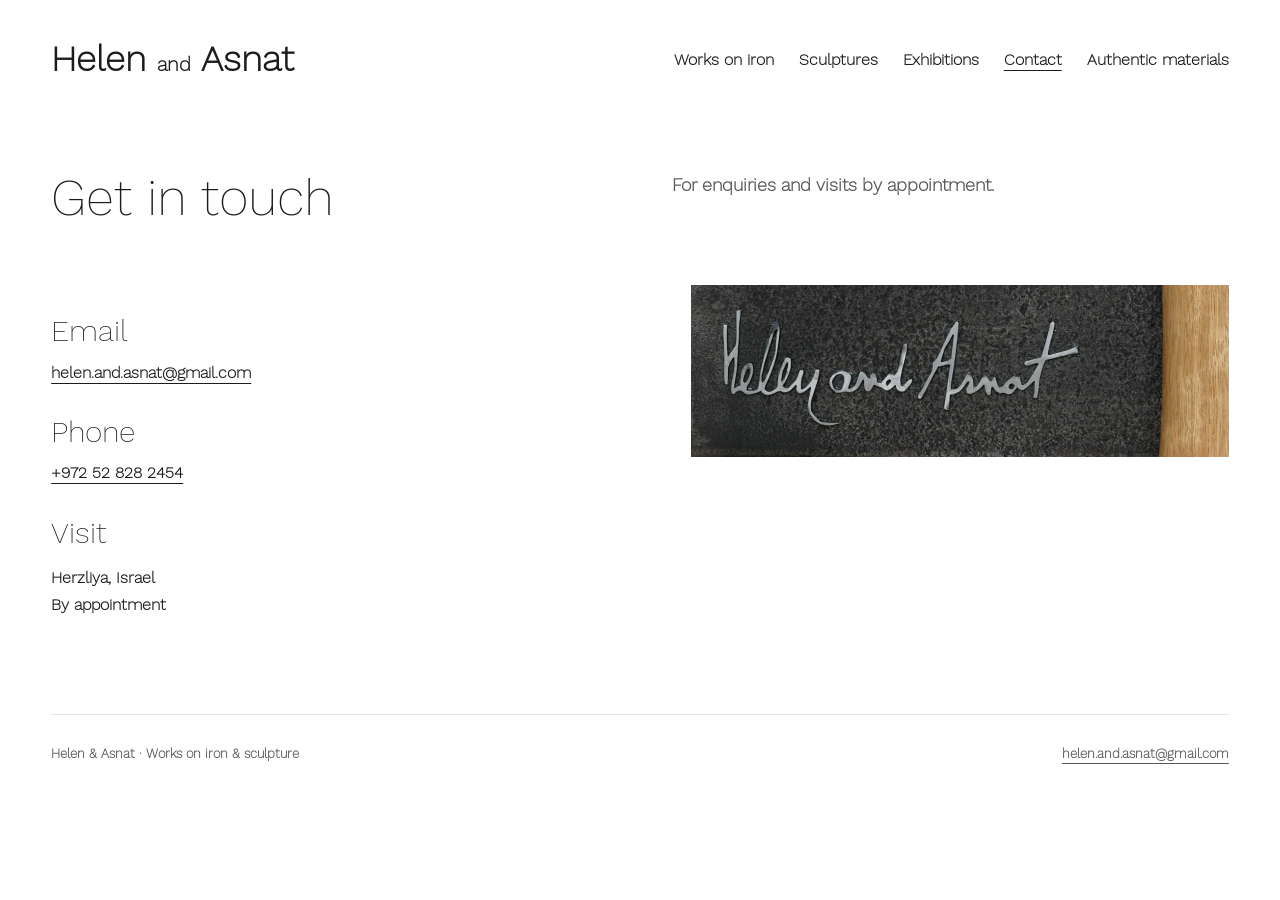
<file: contact-1/index.html>
<!doctype html><html lang="en"><head><meta charset="utf-8"><meta name="viewport" content="width=device-width, initial-scale=1"><title>Contact | Helen and Asnat</title><meta name="description" content="Art by Helen and Asnat: works on iron, wood and bronze sculptures, exhibitions and artist statements."><link rel="icon" href="../favicon.svg" type="image/svg+xml"><link rel="stylesheet" href="../style.css"><script defer src="../gallery.js"></script><link rel="stylesheet" href="../preview.css"></head><body><a class="skip" href="#main">Skip to content</a><header class="header"><a class="brand" href="../">Helen <span>and</span> Asnat</a><nav aria-label="Main navigation"><a href="../">Works on iron</a><a href="../sculptures/" >Sculptures</a><a href="../exhibitions/" >Exhibitions</a><a href="../contact-1/" aria-current="page">Contact</a><a href="../copy-of-works-on-iron/">Authentic materials</a></nav></header><main id="main"><section class="intro"><h1>Get in touch</h1><div><p>For enquiries and visits by appointment.</p><div class="subnav"></div></div></section><section class="contact"><div><h2>Email</h2><a href="mailto:helen.and.asnat@gmail.com">helen.and.asnat@gmail.com</a><h2>Phone</h2><a href="tel:+972528282454">+972 52 828 2454</a><h2>Visit</h2><p>Herzliya, Israel<br>By appointment</p></div><img class="" src="../assets/9c35b964bee37e.webp" alt="Helen and Asnat signature detail" loading="lazy"></section></main><footer><span>Helen &amp; Asnat · Works on iron &amp; sculpture</span><a href="mailto:helen.and.asnat@gmail.com">helen.and.asnat@gmail.com</a></footer><dialog aria-labelledby="art-label" aria-describedby="art-description"><div class="lightbox-top"><span id="art-label">Artwork</span><button id="close" aria-label="Close artwork viewer">Close ×</button></div><img id="large-art" alt=""><p id="art-description"></p><div class="lightbox-bottom"><button id="previous" aria-label="Previous artwork">Previous</button><span id="counter"></span><button id="next" aria-label="Next artwork">Next</button></div></dialog></body></html>
</file>
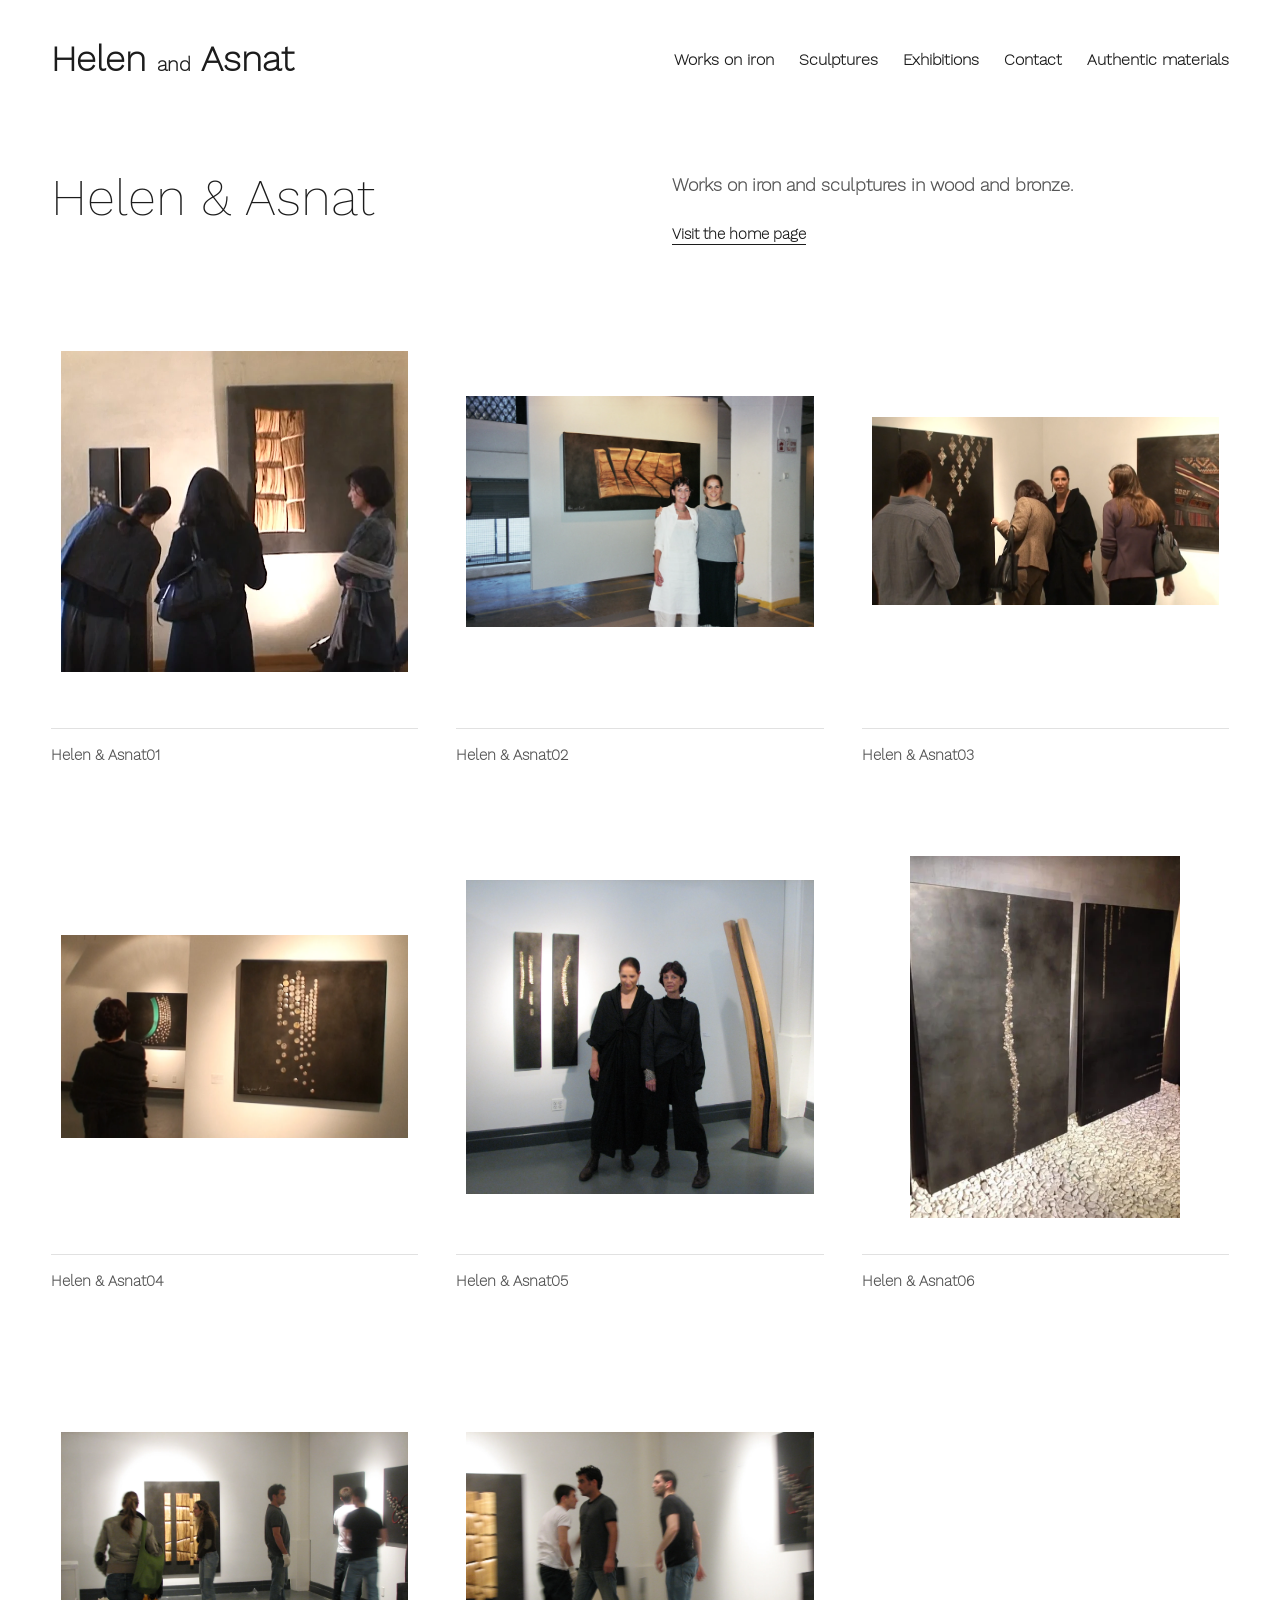
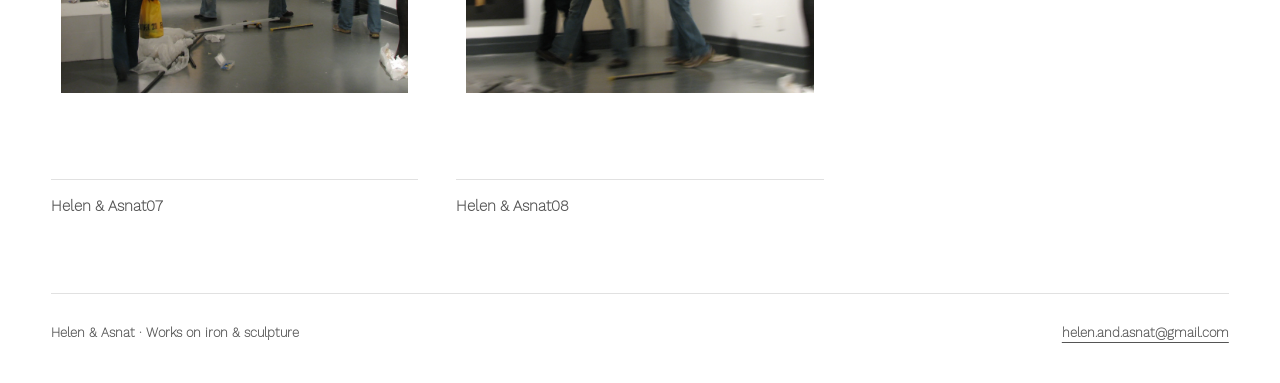
<file: copy-of-home-check-1/index.html>
<!doctype html><html lang="en"><head><meta charset="utf-8"><meta name="viewport" content="width=device-width, initial-scale=1"><title>Helen and Asnat | Helen and Asnat</title><meta name="description" content="Art by Helen and Asnat: works on iron, wood and bronze sculptures, exhibitions and artist statements."><link rel="icon" href="../favicon.svg" type="image/svg+xml"><link rel="stylesheet" href="../style.css"><script defer src="../gallery.js"></script><link rel="stylesheet" href="../preview.css"></head><body><a class="skip" href="#main">Skip to content</a><header class="header"><a class="brand" href="../">Helen <span>and</span> Asnat</a><nav aria-label="Main navigation"><a href="../">Works on iron</a><a href="../sculptures/" >Sculptures</a><a href="../exhibitions/" >Exhibitions</a><a href="../contact-1/" >Contact</a><a href="../copy-of-works-on-iron/">Authentic materials</a></nav></header><main id="main"><section class="intro"><h1>Helen &amp; Asnat</h1><div><p>Works on iron and sculptures in wood and bronze.</p><div class="subnav"><a href="../">Visit the home page</a></div></div></section><div class="gallery"><figure class="art"><a class="art-link" href="../assets/c823e8c225ddba.webp" aria-label="Enlarge image 1"><img class="" src="../assets/c823e8c225ddba.webp" alt="Exhibition view by Helen and Asnat" loading="lazy"></a><figcaption><span>Helen &amp; Asnat</span><span>01</span></figcaption></figure><figure class="art"><a class="art-link" href="../assets/b4f76d9600b844.webp" aria-label="Enlarge image 2"><img class="" src="../assets/b4f76d9600b844.webp" alt="Exhibition view by Helen and Asnat" loading="lazy"></a><figcaption><span>Helen &amp; Asnat</span><span>02</span></figcaption></figure><figure class="art"><a class="art-link" href="../assets/0e3e143bf6651a.webp" aria-label="Enlarge image 3"><img class="" src="../assets/0e3e143bf6651a.webp" alt="Exhibition view by Helen and Asnat" loading="lazy"></a><figcaption><span>Helen &amp; Asnat</span><span>03</span></figcaption></figure><figure class="art"><a class="art-link" href="../assets/fc4fb81de7644a.webp" aria-label="Enlarge image 4"><img class="" src="../assets/fc4fb81de7644a.webp" alt="Exhibition view by Helen and Asnat" loading="lazy"></a><figcaption><span>Helen &amp; Asnat</span><span>04</span></figcaption></figure><figure class="art"><a class="art-link" href="../assets/472a81a56ce940.webp" aria-label="Enlarge image 5"><img class="" src="../assets/472a81a56ce940.webp" alt="Exhibition view by Helen and Asnat" loading="lazy"></a><figcaption><span>Helen &amp; Asnat</span><span>05</span></figcaption></figure><figure class="art"><a class="art-link" href="../assets/266bbd02577561.webp" aria-label="Enlarge image 6"><img class="" src="../assets/266bbd02577561.webp" alt="Exhibition view by Helen and Asnat" loading="lazy"></a><figcaption><span>Helen &amp; Asnat</span><span>06</span></figcaption></figure><figure class="art"><a class="art-link" href="../assets/1bca0a1802eda0.webp" aria-label="Enlarge image 7"><img class="" src="../assets/1bca0a1802eda0.webp" alt="Exhibition view by Helen and Asnat" loading="lazy"></a><figcaption><span>Helen &amp; Asnat</span><span>07</span></figcaption></figure><figure class="art"><a class="art-link" href="../assets/e399a9368b392c.webp" aria-label="Enlarge image 8"><img class="" src="../assets/e399a9368b392c.webp" alt="Exhibition view by Helen and Asnat" loading="lazy"></a><figcaption><span>Helen &amp; Asnat</span><span>08</span></figcaption></figure></div></main><footer><span>Helen &amp; Asnat · Works on iron &amp; sculpture</span><a href="mailto:helen.and.asnat@gmail.com">helen.and.asnat@gmail.com</a></footer><dialog aria-labelledby="art-label" aria-describedby="art-description"><div class="lightbox-top"><span id="art-label">Artwork</span><button id="close" aria-label="Close artwork viewer">Close ×</button></div><img id="large-art" alt=""><p id="art-description"></p><div class="lightbox-bottom"><button id="previous" aria-label="Previous artwork">Previous</button><span id="counter"></span><button id="next" aria-label="Next artwork">Next</button></div></dialog></body></html>
</file>
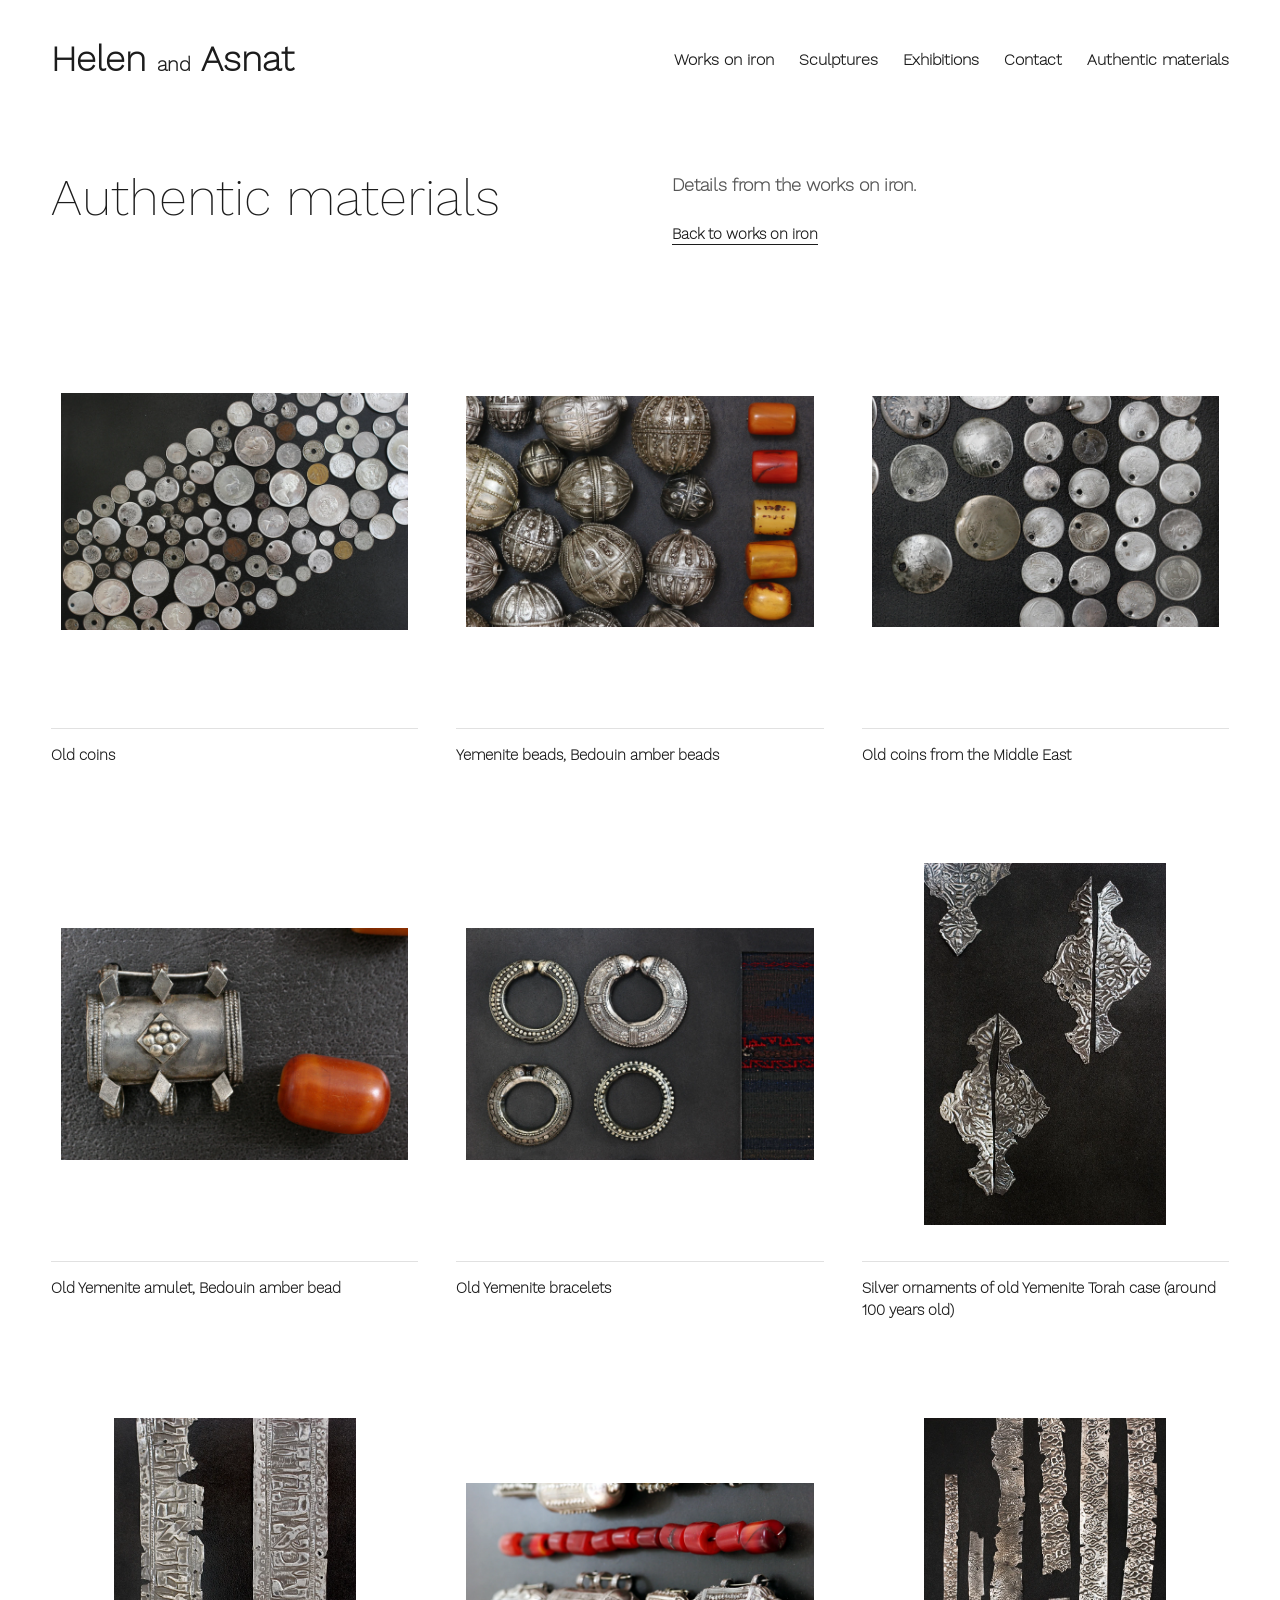
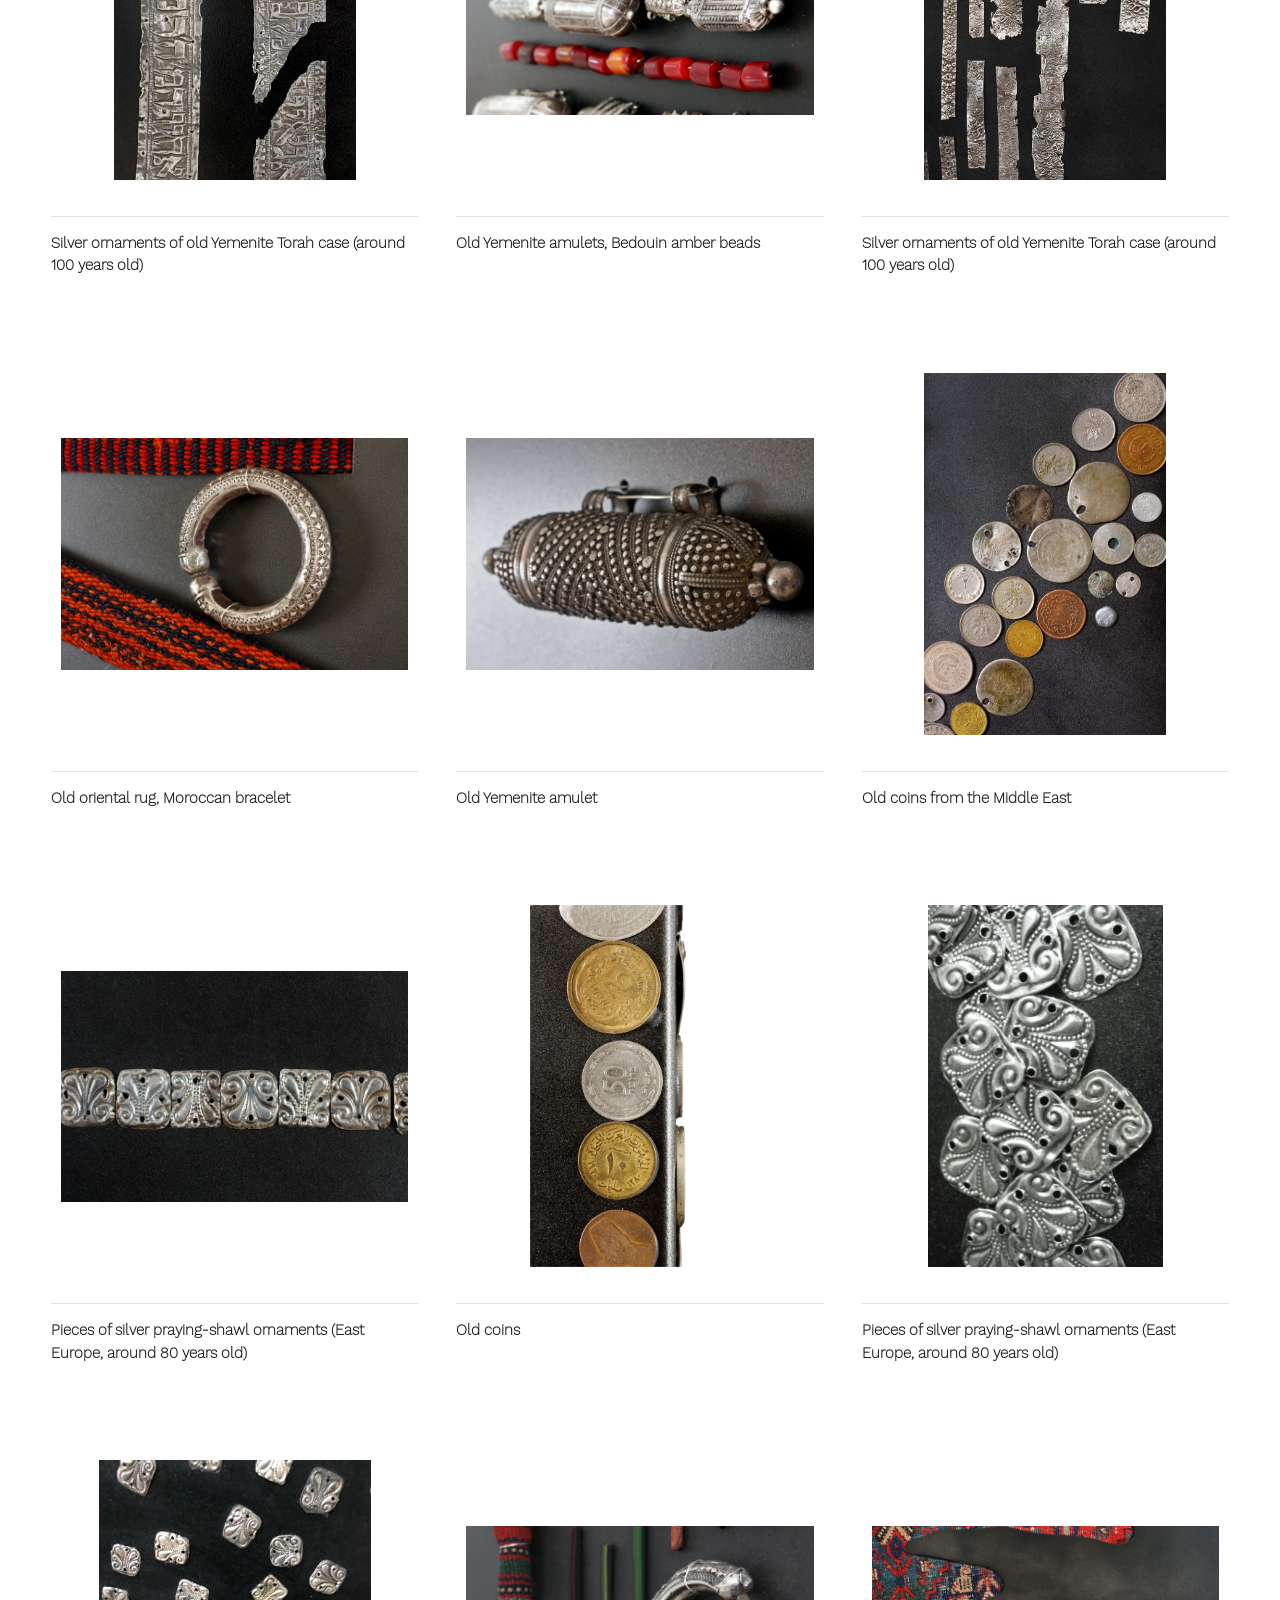
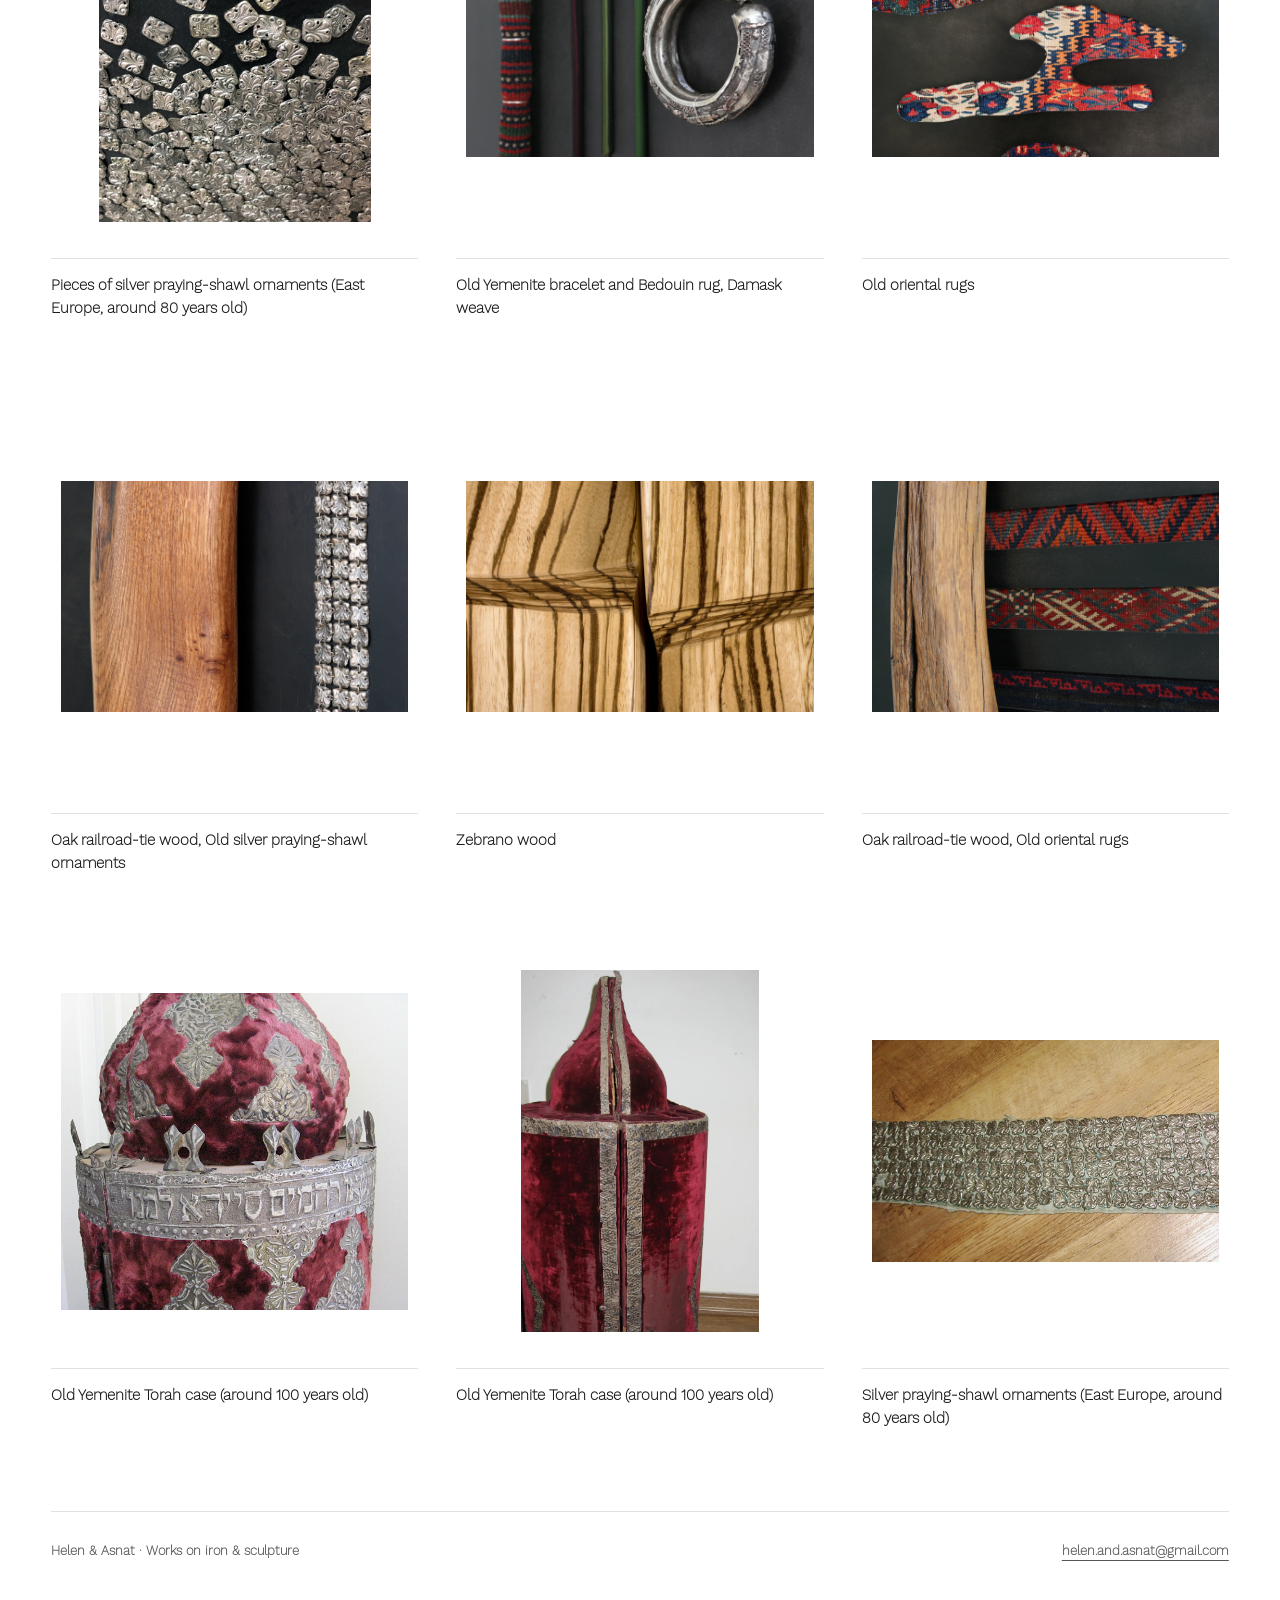
<file: copy-of-works-on-iron/index.html>
<!doctype html><html lang="en"><head><meta charset="utf-8"><meta name="viewport" content="width=device-width, initial-scale=1"><title>Materials | Helen and Asnat</title><meta name="description" content="Art by Helen and Asnat: works on iron, wood and bronze sculptures, exhibitions and artist statements."><link rel="icon" href="../favicon.svg" type="image/svg+xml"><link rel="stylesheet" href="../style.css"><script defer src="../gallery.js"></script><link rel="stylesheet" href="../preview.css"></head><body><a class="skip" href="#main">Skip to content</a><header class="header"><a class="brand" href="../">Helen <span>and</span> Asnat</a><nav aria-label="Main navigation"><a href="../">Works on iron</a><a href="../sculptures/" >Sculptures</a><a href="../exhibitions/" >Exhibitions</a><a href="../contact-1/" >Contact</a><a href="../copy-of-works-on-iron/">Authentic materials</a></nav></header><main id="main"><section class="intro"><h1>Authentic materials</h1><div><p>Details from the works on iron.</p><div class="subnav"><a href="../">Back to works on iron</a></div></div></section><div class="gallery"><figure class="art"><a class="art-link" href="../assets/68c81c6a8e8487.webp" data-title="Old coins" data-description="" aria-label="Enlarge Old coins"><img src="../assets/68c81c6a8e8487.webp" alt="Old coins by Helen and Asnat" loading="lazy"></a><figcaption><strong>Old coins</strong><span class="art-description"></span></figcaption></figure><figure class="art"><a class="art-link" href="../assets/ec702631b66179.webp" data-title="Yemenite beads, Bedouin amber beads" data-description="" aria-label="Enlarge Yemenite beads, Bedouin amber beads"><img src="../assets/ec702631b66179.webp" alt="Yemenite beads, Bedouin amber beads by Helen and Asnat" loading="lazy"></a><figcaption><strong>Yemenite beads, Bedouin amber beads</strong><span class="art-description"></span></figcaption></figure><figure class="art"><a class="art-link" href="../assets/0a159451a5cee0.webp" data-title="Old coins from the Middle East" data-description="" aria-label="Enlarge Old coins from the Middle East"><img src="../assets/0a159451a5cee0.webp" alt="Old coins from the Middle East by Helen and Asnat" loading="lazy"></a><figcaption><strong>Old coins from the Middle East</strong><span class="art-description"></span></figcaption></figure><figure class="art"><a class="art-link" href="../assets/0dff95c24402dd.webp" data-title="Old Yemenite amulet, Bedouin amber bead" data-description="" aria-label="Enlarge Old Yemenite amulet, Bedouin amber bead"><img src="../assets/0dff95c24402dd.webp" alt="Old Yemenite amulet, Bedouin amber bead by Helen and Asnat" loading="lazy"></a><figcaption><strong>Old Yemenite amulet, Bedouin amber bead</strong><span class="art-description"></span></figcaption></figure><figure class="art"><a class="art-link" href="../assets/57a6637f8b3462.webp" data-title="Old Yemenite bracelets" data-description="" aria-label="Enlarge Old Yemenite bracelets"><img src="../assets/57a6637f8b3462.webp" alt="Old Yemenite bracelets by Helen and Asnat" loading="lazy"></a><figcaption><strong>Old Yemenite bracelets</strong><span class="art-description"></span></figcaption></figure><figure class="art"><a class="art-link" href="../assets/db105846acaf6f.webp" data-title="Silver ornaments of old Yemenite Torah case (around 100 years old)" data-description="" aria-label="Enlarge Silver ornaments of old Yemenite Torah case (around 100 years old)"><img src="../assets/db105846acaf6f.webp" alt="Silver ornaments of old Yemenite Torah case (around 100 years old) by Helen and Asnat" loading="lazy"></a><figcaption><strong>Silver ornaments of old Yemenite Torah case (around 100 years old)</strong><span class="art-description"></span></figcaption></figure><figure class="art"><a class="art-link" href="../assets/eada0ed04bd647.webp" data-title="Silver ornaments of old Yemenite Torah case (around 100 years old)" data-description="" aria-label="Enlarge Silver ornaments of old Yemenite Torah case (around 100 years old)"><img src="../assets/eada0ed04bd647.webp" alt="Silver ornaments of old Yemenite Torah case (around 100 years old) by Helen and Asnat" loading="lazy"></a><figcaption><strong>Silver ornaments of old Yemenite Torah case (around 100 years old)</strong><span class="art-description"></span></figcaption></figure><figure class="art"><a class="art-link" href="../assets/60efe3c63ca038.webp" data-title="Old Yemenite amulets, Bedouin amber beads" data-description="" aria-label="Enlarge Old Yemenite amulets, Bedouin amber beads"><img src="../assets/60efe3c63ca038.webp" alt="Old Yemenite amulets, Bedouin amber beads by Helen and Asnat" loading="lazy"></a><figcaption><strong>Old Yemenite amulets, Bedouin amber beads</strong><span class="art-description"></span></figcaption></figure><figure class="art"><a class="art-link" href="../assets/a5cc4dc6319023.webp" data-title="Silver ornaments of old Yemenite Torah case (around 100 years old)" data-description="" aria-label="Enlarge Silver ornaments of old Yemenite Torah case (around 100 years old)"><img src="../assets/a5cc4dc6319023.webp" alt="Silver ornaments of old Yemenite Torah case (around 100 years old) by Helen and Asnat" loading="lazy"></a><figcaption><strong>Silver ornaments of old Yemenite Torah case (around 100 years old)</strong><span class="art-description"></span></figcaption></figure><figure class="art"><a class="art-link" href="../assets/f6da2f87e568cf.webp" data-title="Old oriental rug, Moroccan bracelet" data-description="" aria-label="Enlarge Old oriental rug, Moroccan bracelet"><img src="../assets/f6da2f87e568cf.webp" alt="Old oriental rug, Moroccan bracelet by Helen and Asnat" loading="lazy"></a><figcaption><strong>Old oriental rug, Moroccan bracelet</strong><span class="art-description"></span></figcaption></figure><figure class="art"><a class="art-link" href="../assets/af8a3661054d8a.webp" data-title="Old Yemenite amulet" data-description="" aria-label="Enlarge Old Yemenite amulet"><img src="../assets/af8a3661054d8a.webp" alt="Old Yemenite amulet by Helen and Asnat" loading="lazy"></a><figcaption><strong>Old Yemenite amulet</strong><span class="art-description"></span></figcaption></figure><figure class="art"><a class="art-link" href="../assets/92e9959249612d.webp" data-title="Old coins from the Middle East" data-description="" aria-label="Enlarge Old coins from the Middle East"><img src="../assets/92e9959249612d.webp" alt="Old coins from the Middle East by Helen and Asnat" loading="lazy"></a><figcaption><strong>Old coins from the Middle East</strong><span class="art-description"></span></figcaption></figure><figure class="art"><a class="art-link" href="../assets/20b0411098d144.webp" data-title="Pieces of silver praying-shawl ornaments (East Europe, around 80 years old)" data-description="" aria-label="Enlarge Pieces of silver praying-shawl ornaments (East Europe, around 80 years old)"><img src="../assets/20b0411098d144.webp" alt="Pieces of silver praying-shawl ornaments (East Europe, around 80 years old) by Helen and Asnat" loading="lazy"></a><figcaption><strong>Pieces of silver praying-shawl ornaments (East Europe, around 80 years old)</strong><span class="art-description"></span></figcaption></figure><figure class="art"><a class="art-link" href="../assets/fbe03766553e26.webp" data-title="Old coins" data-description="" aria-label="Enlarge Old coins"><img src="../assets/fbe03766553e26.webp" alt="Old coins by Helen and Asnat" loading="lazy"></a><figcaption><strong>Old coins</strong><span class="art-description"></span></figcaption></figure><figure class="art"><a class="art-link" href="../assets/0f14fc7e08ca65.webp" data-title="Pieces of silver praying-shawl ornaments (East Europe, around 80 years old)" data-description="" aria-label="Enlarge Pieces of silver praying-shawl ornaments (East Europe, around 80 years old)"><img src="../assets/0f14fc7e08ca65.webp" alt="Pieces of silver praying-shawl ornaments (East Europe, around 80 years old) by Helen and Asnat" loading="lazy"></a><figcaption><strong>Pieces of silver praying-shawl ornaments (East Europe, around 80 years old)</strong><span class="art-description"></span></figcaption></figure><figure class="art"><a class="art-link" href="../assets/926fca3093ec14.webp" data-title="Pieces of silver praying-shawl ornaments (East Europe, around 80 years old)" data-description="" aria-label="Enlarge Pieces of silver praying-shawl ornaments (East Europe, around 80 years old)"><img src="../assets/926fca3093ec14.webp" alt="Pieces of silver praying-shawl ornaments (East Europe, around 80 years old) by Helen and Asnat" loading="lazy"></a><figcaption><strong>Pieces of silver praying-shawl ornaments (East Europe, around 80 years old)</strong><span class="art-description"></span></figcaption></figure><figure class="art"><a class="art-link" href="../assets/58a96e20c1dc03.webp" data-title="Old Yemenite bracelet and Bedouin rug, Damask weave" data-description="" aria-label="Enlarge Old Yemenite bracelet and Bedouin rug, Damask weave"><img src="../assets/58a96e20c1dc03.webp" alt="Old Yemenite bracelet and Bedouin rug, Damask weave by Helen and Asnat" loading="lazy"></a><figcaption><strong>Old Yemenite bracelet and Bedouin rug, Damask weave</strong><span class="art-description"></span></figcaption></figure><figure class="art"><a class="art-link" href="../assets/138fd609e4adff.webp" data-title="Old oriental rugs" data-description="" aria-label="Enlarge Old oriental rugs"><img src="../assets/138fd609e4adff.webp" alt="Old oriental rugs by Helen and Asnat" loading="lazy"></a><figcaption><strong>Old oriental rugs</strong><span class="art-description"></span></figcaption></figure><figure class="art"><a class="art-link" href="../assets/78a8864a39181d.webp" data-title="Oak railroad-tie wood, Old silver praying-shawl ornaments" data-description="" aria-label="Enlarge Oak railroad-tie wood, Old silver praying-shawl ornaments"><img src="../assets/78a8864a39181d.webp" alt="Oak railroad-tie wood, Old silver praying-shawl ornaments by Helen and Asnat" loading="lazy"></a><figcaption><strong>Oak railroad-tie wood, Old silver praying-shawl ornaments</strong><span class="art-description"></span></figcaption></figure><figure class="art"><a class="art-link" href="../assets/fdd31f4783ed6d.webp" data-title="Zebrano wood" data-description="" aria-label="Enlarge Zebrano wood"><img src="../assets/fdd31f4783ed6d.webp" alt="Zebrano wood by Helen and Asnat" loading="lazy"></a><figcaption><strong>Zebrano wood</strong><span class="art-description"></span></figcaption></figure><figure class="art"><a class="art-link" href="../assets/9ff1fc2665cbdd.webp" data-title="Oak railroad-tie wood, Old oriental rugs" data-description="" aria-label="Enlarge Oak railroad-tie wood, Old oriental rugs"><img src="../assets/9ff1fc2665cbdd.webp" alt="Oak railroad-tie wood, Old oriental rugs by Helen and Asnat" loading="lazy"></a><figcaption><strong>Oak railroad-tie wood, Old oriental rugs</strong><span class="art-description"></span></figcaption></figure><figure class="art"><a class="art-link" href="../assets/00608b6a1e3500.webp" data-title="Old Yemenite Torah case (around 100 years old)" data-description="" aria-label="Enlarge Old Yemenite Torah case (around 100 years old)"><img src="../assets/00608b6a1e3500.webp" alt="Old Yemenite Torah case (around 100 years old) by Helen and Asnat" loading="lazy"></a><figcaption><strong>Old Yemenite Torah case (around 100 years old)</strong><span class="art-description"></span></figcaption></figure><figure class="art"><a class="art-link" href="../assets/33834ff7557f25.webp" data-title="Old Yemenite Torah case (around 100 years old)" data-description="" aria-label="Enlarge Old Yemenite Torah case (around 100 years old)"><img src="../assets/33834ff7557f25.webp" alt="Old Yemenite Torah case (around 100 years old) by Helen and Asnat" loading="lazy"></a><figcaption><strong>Old Yemenite Torah case (around 100 years old)</strong><span class="art-description"></span></figcaption></figure><figure class="art"><a class="art-link" href="../assets/d51c3fd77fc5a7.webp" data-title="Silver praying-shawl ornaments (East Europe, around 80 years old)" data-description="" aria-label="Enlarge Silver praying-shawl ornaments (East Europe, around 80 years old)"><img src="../assets/d51c3fd77fc5a7.webp" alt="Silver praying-shawl ornaments (East Europe, around 80 years old) by Helen and Asnat" loading="lazy"></a><figcaption><strong>Silver praying-shawl ornaments (East Europe, around 80 years old)</strong><span class="art-description"></span></figcaption></figure></div></main><footer><span>Helen &amp; Asnat · Works on iron &amp; sculpture</span><a href="mailto:helen.and.asnat@gmail.com">helen.and.asnat@gmail.com</a></footer><dialog aria-labelledby="art-label" aria-describedby="art-description"><div class="lightbox-top"><span id="art-label">Artwork</span><button id="close" aria-label="Close artwork viewer">Close ×</button></div><img id="large-art" alt=""><p id="art-description"></p><div class="lightbox-bottom"><button id="previous" aria-label="Previous artwork">Previous</button><span id="counter"></span><button id="next" aria-label="Next artwork">Next</button></div></dialog></body></html>
</file>
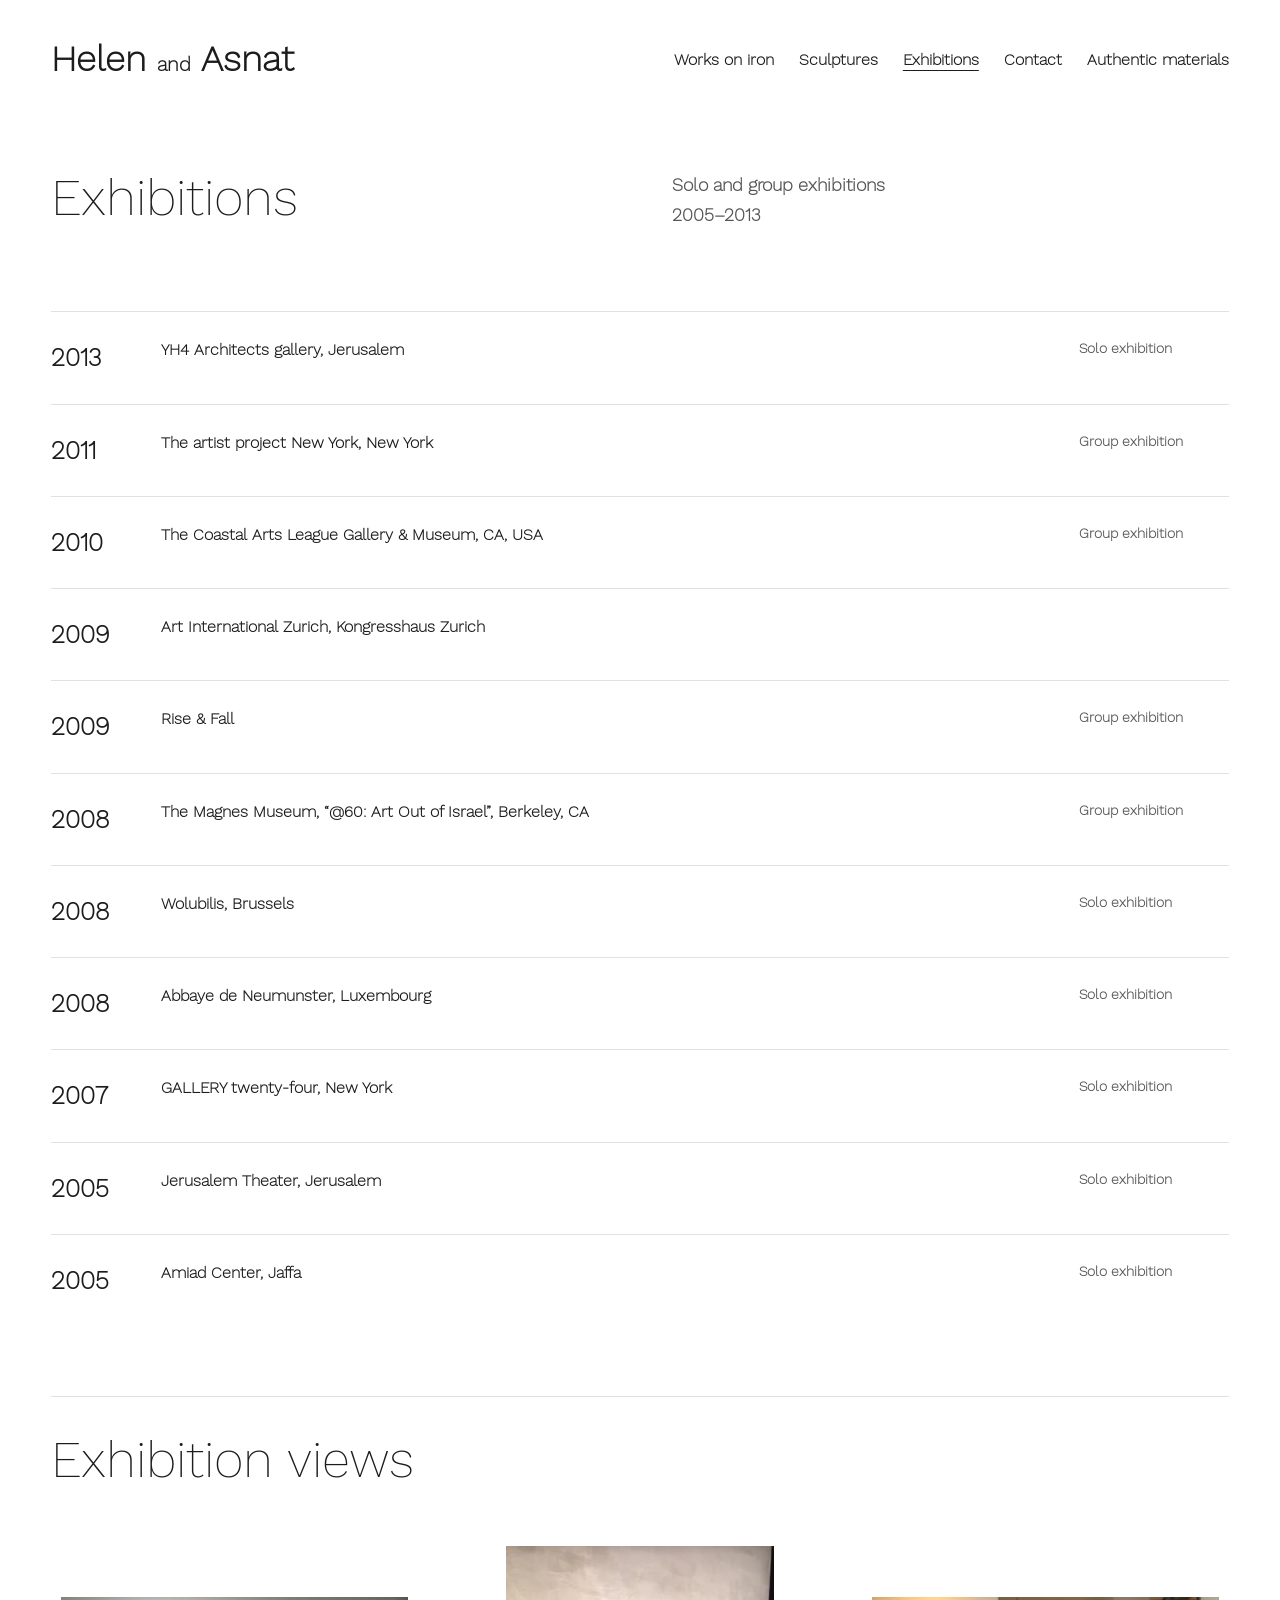
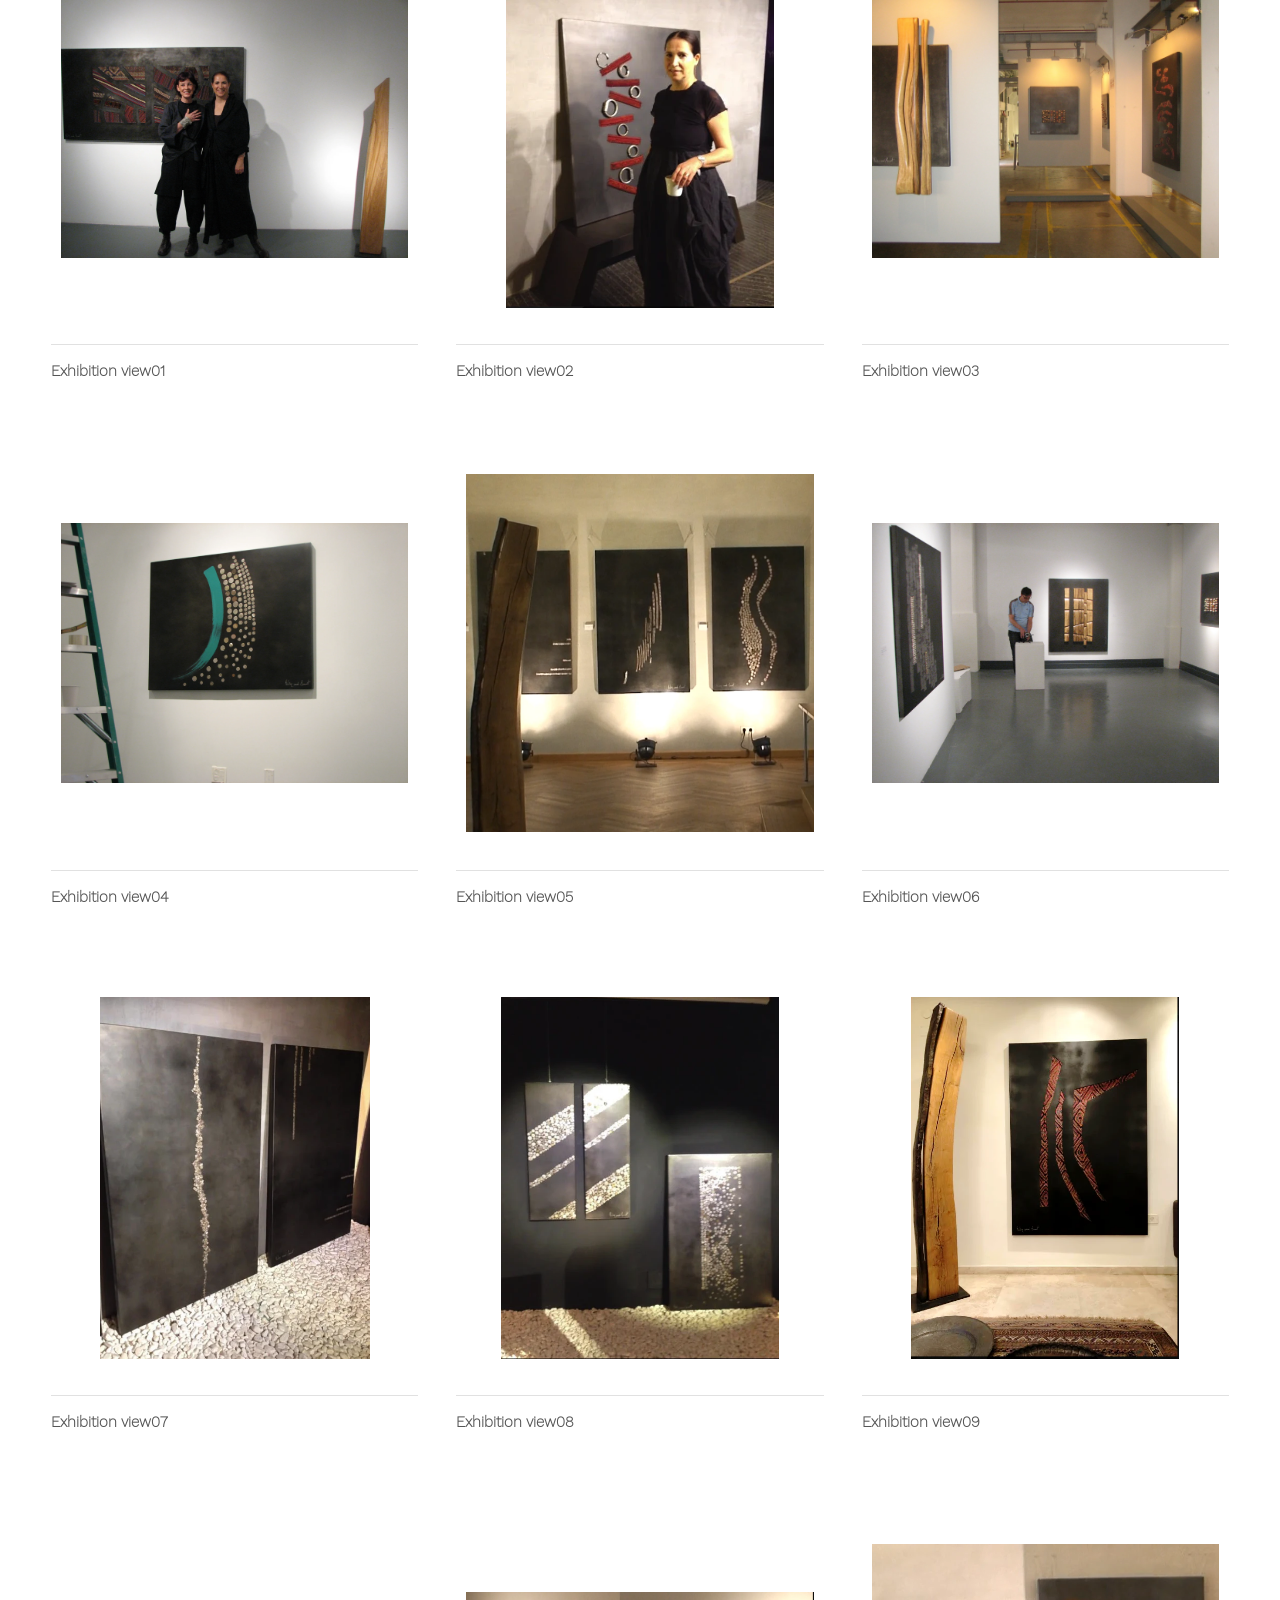
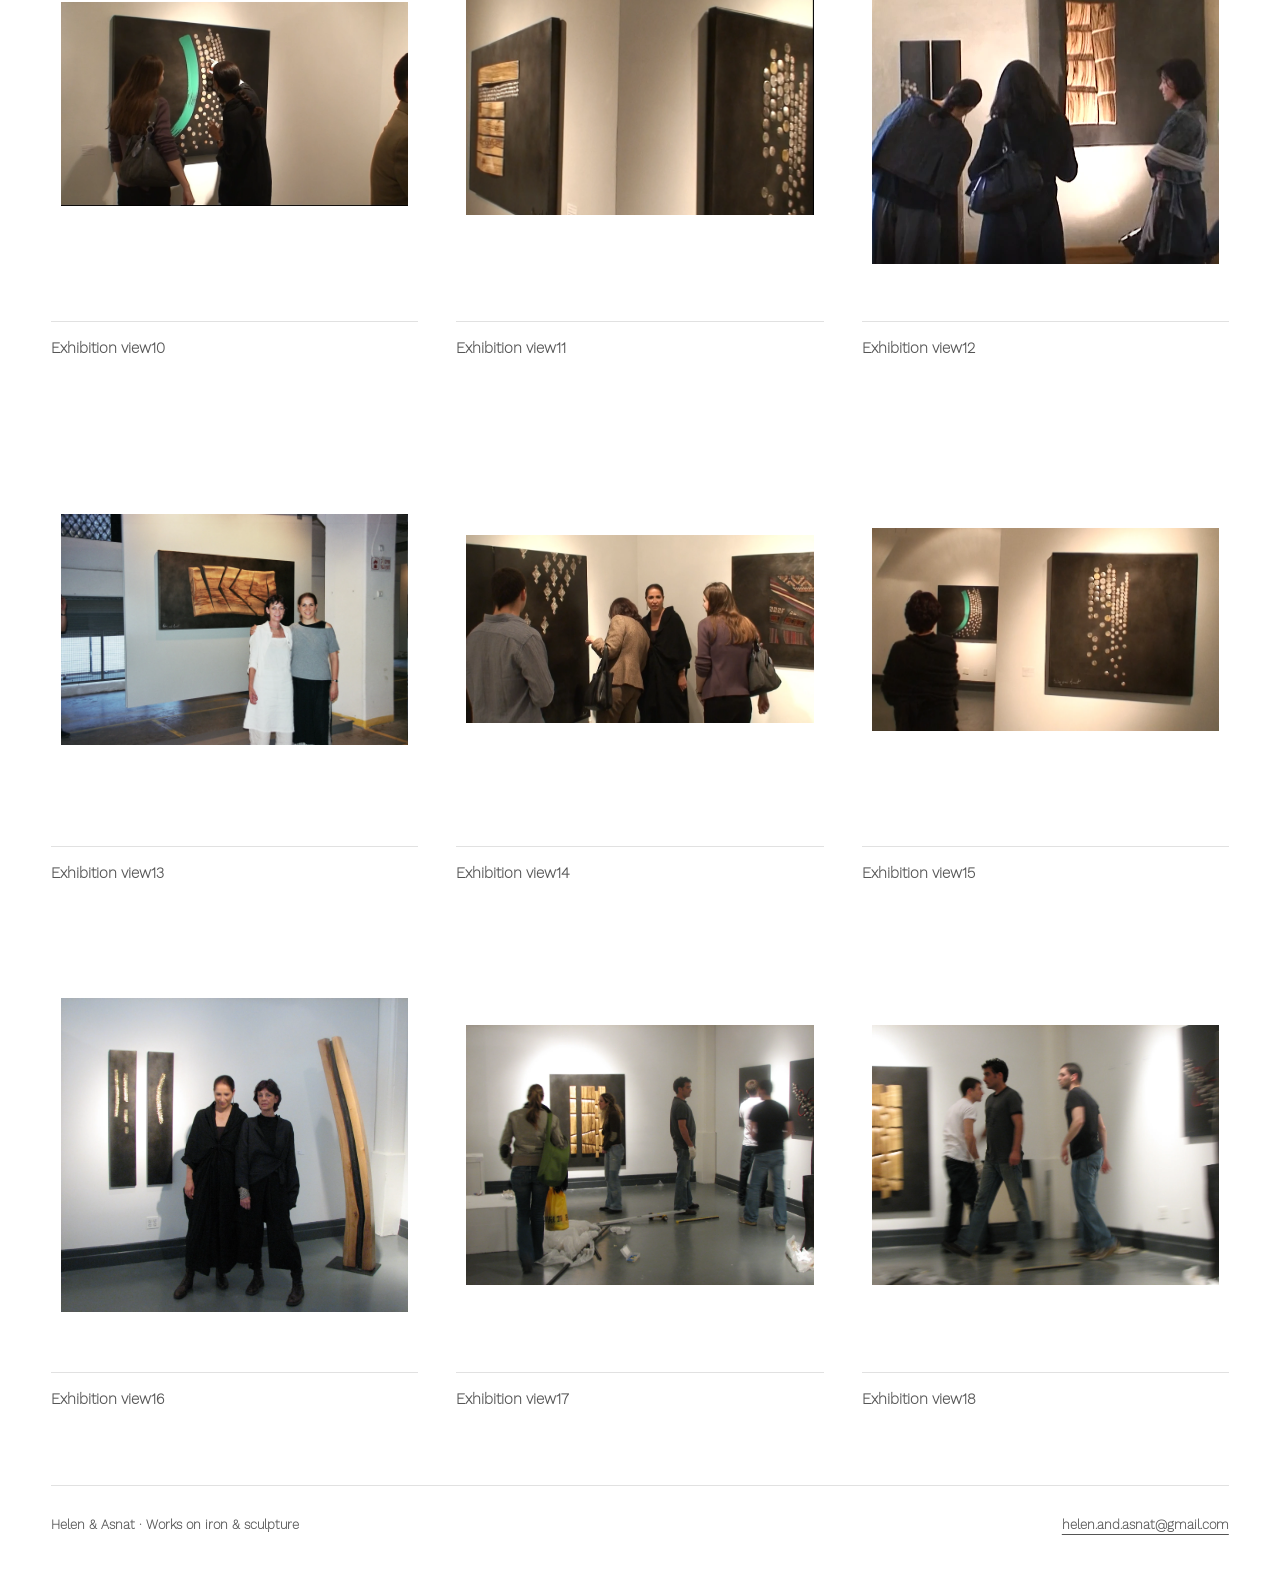
<file: exhibitions/index.html>
<!doctype html><html lang="en"><head><meta charset="utf-8"><meta name="viewport" content="width=device-width, initial-scale=1"><title>Exhibitions | Helen and Asnat</title><meta name="description" content="Art by Helen and Asnat: works on iron, wood and bronze sculptures, exhibitions and artist statements."><link rel="icon" href="../favicon.svg" type="image/svg+xml"><link rel="stylesheet" href="../style.css"><script defer src="../gallery.js"></script><link rel="stylesheet" href="../preview.css"></head><body><a class="skip" href="#main">Skip to content</a><header class="header"><a class="brand" href="../">Helen <span>and</span> Asnat</a><nav aria-label="Main navigation"><a href="../">Works on iron</a><a href="../sculptures/" >Sculptures</a><a href="../exhibitions/" aria-current="page">Exhibitions</a><a href="../contact-1/" >Contact</a><a href="../copy-of-works-on-iron/">Authentic materials</a></nav></header><main id="main"><section class="intro"><h1>Exhibitions</h1><div><p>Solo and group exhibitions<br>2005–2013</p><div class="subnav"></div></div></section><ol class="exhibitions"><li><span class="year">2013</span><span>YH4 Architects gallery, Jerusalem</span><span class="kind">Solo exhibition</span></li><li><span class="year">2011</span><span>The artist project New York, New York</span><span class="kind">Group exhibition</span></li><li><span class="year">2010</span><span>The Coastal Arts League Gallery &amp; Museum, CA, USA</span><span class="kind">Group exhibition</span></li><li><span class="year">2009</span><span>Art International Zurich, Kongresshaus Zurich</span><span class="kind"></span></li><li><span class="year">2009</span><span>Rise &amp; Fall</span><span class="kind">Group exhibition</span></li><li><span class="year">2008</span><span>The Magnes Museum, “@60: Art Out of Israel”, Berkeley, CA</span><span class="kind">Group exhibition</span></li><li><span class="year">2008</span><span>Wolubilis, Brussels</span><span class="kind">Solo exhibition</span></li><li><span class="year">2008</span><span>Abbaye de Neumunster, Luxembourg</span><span class="kind">Solo exhibition</span></li><li><span class="year">2007</span><span>GALLERY twenty-four, New York</span><span class="kind">Solo exhibition</span></li><li><span class="year">2005</span><span>Jerusalem Theater, Jerusalem</span><span class="kind">Solo exhibition</span></li><li><span class="year">2005</span><span>Amiad Center, Jaffa</span><span class="kind">Solo exhibition</span></li></ol><div class="section-head"><h2>Exhibition views</h2></div><div class="gallery"><figure class="art"><a class="art-link" href="../assets/4112d3dcbe7332.webp" aria-label="Enlarge image 1"><img class="" src="../assets/4112d3dcbe7332.webp" alt="Exhibition view by Helen and Asnat" loading="lazy"></a><figcaption><span>Exhibition view</span><span>01</span></figcaption></figure><figure class="art"><a class="art-link" href="../assets/65304a5ecab0d7.webp" aria-label="Enlarge image 2"><img class="" src="../assets/65304a5ecab0d7.webp" alt="Exhibition view by Helen and Asnat" loading="lazy"></a><figcaption><span>Exhibition view</span><span>02</span></figcaption></figure><figure class="art"><a class="art-link" href="../assets/9bd094eff976e6.webp" aria-label="Enlarge image 3"><img class="" src="../assets/9bd094eff976e6.webp" alt="Exhibition view by Helen and Asnat" loading="lazy"></a><figcaption><span>Exhibition view</span><span>03</span></figcaption></figure><figure class="art"><a class="art-link" href="../assets/905476656d8ebf.webp" aria-label="Enlarge image 4"><img class="" src="../assets/905476656d8ebf.webp" alt="Exhibition view by Helen and Asnat" loading="lazy"></a><figcaption><span>Exhibition view</span><span>04</span></figcaption></figure><figure class="art"><a class="art-link" href="../assets/89f5d32271fccd.webp" aria-label="Enlarge image 5"><img class="" src="../assets/89f5d32271fccd.webp" alt="Exhibition view by Helen and Asnat" loading="lazy"></a><figcaption><span>Exhibition view</span><span>05</span></figcaption></figure><figure class="art"><a class="art-link" href="../assets/de96e5c4df26c9.webp" aria-label="Enlarge image 6"><img class="" src="../assets/de96e5c4df26c9.webp" alt="Exhibition view by Helen and Asnat" loading="lazy"></a><figcaption><span>Exhibition view</span><span>06</span></figcaption></figure><figure class="art"><a class="art-link" href="../assets/266bbd02577561.webp" aria-label="Enlarge image 7"><img class="" src="../assets/266bbd02577561.webp" alt="Exhibition view by Helen and Asnat" loading="lazy"></a><figcaption><span>Exhibition view</span><span>07</span></figcaption></figure><figure class="art"><a class="art-link" href="../assets/b14a7ff5c9219d.webp" aria-label="Enlarge image 8"><img class="" src="../assets/b14a7ff5c9219d.webp" alt="Exhibition view by Helen and Asnat" loading="lazy"></a><figcaption><span>Exhibition view</span><span>08</span></figcaption></figure><figure class="art"><a class="art-link" href="../assets/5e1ca5d8988bbc.webp" aria-label="Enlarge image 9"><img class="" src="../assets/5e1ca5d8988bbc.webp" alt="Exhibition view by Helen and Asnat" loading="lazy"></a><figcaption><span>Exhibition view</span><span>09</span></figcaption></figure><figure class="art"><a class="art-link" href="../assets/31eff8d159e0ee.webp" aria-label="Enlarge image 10"><img class="" src="../assets/31eff8d159e0ee.webp" alt="Exhibition view by Helen and Asnat" loading="lazy"></a><figcaption><span>Exhibition view</span><span>10</span></figcaption></figure><figure class="art"><a class="art-link" href="../assets/3c14c0a12ad097.webp" aria-label="Enlarge image 11"><img class="" src="../assets/3c14c0a12ad097.webp" alt="Exhibition view by Helen and Asnat" loading="lazy"></a><figcaption><span>Exhibition view</span><span>11</span></figcaption></figure><figure class="art"><a class="art-link" href="../assets/c823e8c225ddba.webp" aria-label="Enlarge image 12"><img class="" src="../assets/c823e8c225ddba.webp" alt="Exhibition view by Helen and Asnat" loading="lazy"></a><figcaption><span>Exhibition view</span><span>12</span></figcaption></figure><figure class="art"><a class="art-link" href="../assets/b4f76d9600b844.webp" aria-label="Enlarge image 13"><img class="" src="../assets/b4f76d9600b844.webp" alt="Exhibition view by Helen and Asnat" loading="lazy"></a><figcaption><span>Exhibition view</span><span>13</span></figcaption></figure><figure class="art"><a class="art-link" href="../assets/0e3e143bf6651a.webp" aria-label="Enlarge image 14"><img class="" src="../assets/0e3e143bf6651a.webp" alt="Exhibition view by Helen and Asnat" loading="lazy"></a><figcaption><span>Exhibition view</span><span>14</span></figcaption></figure><figure class="art"><a class="art-link" href="../assets/fc4fb81de7644a.webp" aria-label="Enlarge image 15"><img class="" src="../assets/fc4fb81de7644a.webp" alt="Exhibition view by Helen and Asnat" loading="lazy"></a><figcaption><span>Exhibition view</span><span>15</span></figcaption></figure><figure class="art"><a class="art-link" href="../assets/472a81a56ce940.webp" aria-label="Enlarge image 16"><img class="" src="../assets/472a81a56ce940.webp" alt="Exhibition view by Helen and Asnat" loading="lazy"></a><figcaption><span>Exhibition view</span><span>16</span></figcaption></figure><figure class="art"><a class="art-link" href="../assets/1bca0a1802eda0.webp" aria-label="Enlarge image 17"><img class="" src="../assets/1bca0a1802eda0.webp" alt="Exhibition view by Helen and Asnat" loading="lazy"></a><figcaption><span>Exhibition view</span><span>17</span></figcaption></figure><figure class="art"><a class="art-link" href="../assets/e399a9368b392c.webp" aria-label="Enlarge image 18"><img class="" src="../assets/e399a9368b392c.webp" alt="Exhibition view by Helen and Asnat" loading="lazy"></a><figcaption><span>Exhibition view</span><span>18</span></figcaption></figure></div></main><footer><span>Helen &amp; Asnat · Works on iron &amp; sculpture</span><a href="mailto:helen.and.asnat@gmail.com">helen.and.asnat@gmail.com</a></footer><dialog aria-labelledby="art-label" aria-describedby="art-description"><div class="lightbox-top"><span id="art-label">Artwork</span><button id="close" aria-label="Close artwork viewer">Close ×</button></div><img id="large-art" alt=""><p id="art-description"></p><div class="lightbox-bottom"><button id="previous" aria-label="Previous artwork">Previous</button><span id="counter"></span><button id="next" aria-label="Next artwork">Next</button></div></dialog></body></html>
</file>
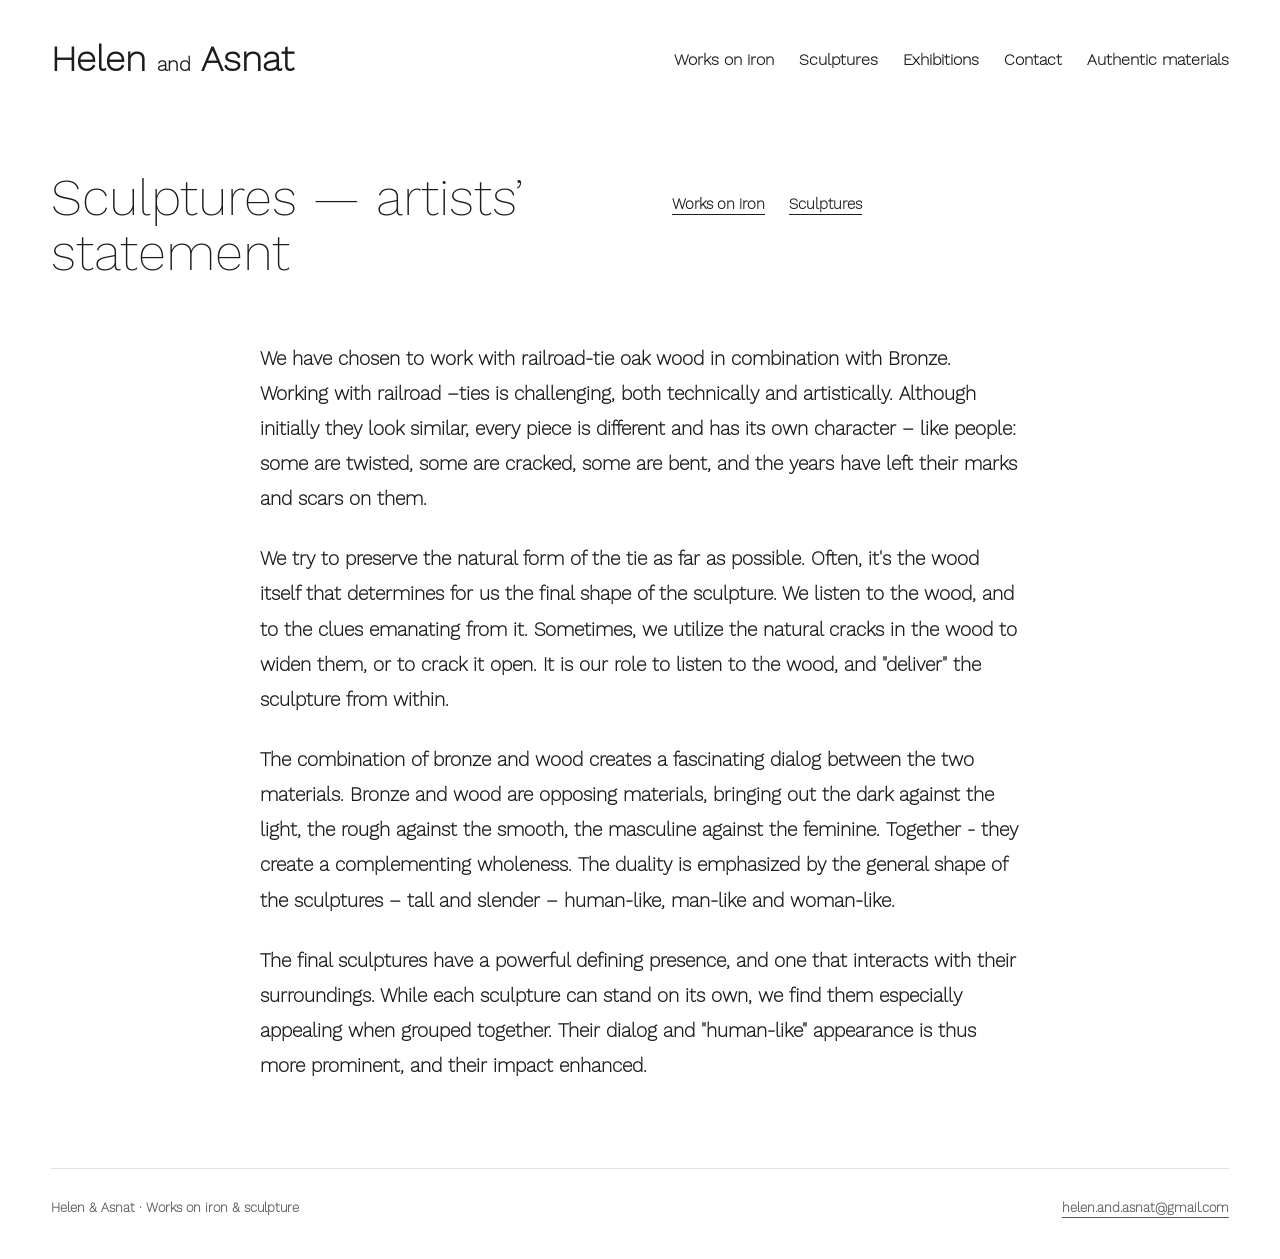
<file: sculpture-statement/index.html>
<!doctype html><html lang="en"><head><meta charset="utf-8"><meta name="viewport" content="width=device-width, initial-scale=1"><title>Sculptures — artists’ statement | Helen and Asnat</title><meta name="description" content="Art by Helen and Asnat: works on iron, wood and bronze sculptures, exhibitions and artist statements."><link rel="icon" href="../favicon.svg" type="image/svg+xml"><link rel="stylesheet" href="../style.css"><script defer src="../gallery.js"></script><link rel="stylesheet" href="../preview.css"></head><body><a class="skip" href="#main">Skip to content</a><header class="header"><a class="brand" href="../">Helen <span>and</span> Asnat</a><nav aria-label="Main navigation"><a href="../">Works on iron</a><a href="../sculptures/" >Sculptures</a><a href="../exhibitions/" >Exhibitions</a><a href="../contact-1/" >Contact</a><a href="../copy-of-works-on-iron/">Authentic materials</a></nav></header><main id="main"><section class="intro"><h1>Sculptures — artists’ statement</h1><div><div class="subnav"><a href="../">Works on iron</a><a href="../sculptures/">Sculptures</a></div></div></section><article class="prose"><p>We have chosen to work with railroad-tie oak wood in combination with Bronze. Working with railroad –ties is challenging, both technically and artistically. Although initially they look similar, every piece is different and has its own character – like people: some are twisted, some are cracked, some are bent, and the years have left their marks and scars on them.</p><p>We try to preserve the natural form of the tie as far as possible. Often, it&#x27;s the wood itself that determines for us the final shape of the sculpture. We listen to the wood, and to the clues emanating from it. Sometimes, we utilize the natural cracks in the wood to widen them, or to crack it open. It is our role to listen to the wood, and &quot;deliver&quot; the sculpture from within.</p><p>The combination of bronze and wood creates a fascinating dialog between the two materials. Bronze and wood are opposing materials, bringing out the dark against the light, the rough against the smooth, the masculine against the feminine. Together - they create a complementing wholeness. The duality is emphasized by the general shape of the sculptures – tall and slender – human-like, man-like and woman-like.</p><p>The final sculptures have a powerful defining presence, and one that interacts with their surroundings. While each sculpture can stand on its own, we find them especially appealing when grouped together. Their dialog and &quot;human-like&quot; appearance is thus more prominent, and their impact enhanced.</p></article></main><footer><span>Helen &amp; Asnat · Works on iron &amp; sculpture</span><a href="mailto:helen.and.asnat@gmail.com">helen.and.asnat@gmail.com</a></footer><dialog aria-labelledby="art-label" aria-describedby="art-description"><div class="lightbox-top"><span id="art-label">Artwork</span><button id="close" aria-label="Close artwork viewer">Close ×</button></div><img id="large-art" alt=""><p id="art-description"></p><div class="lightbox-bottom"><button id="previous" aria-label="Previous artwork">Previous</button><span id="counter"></span><button id="next" aria-label="Next artwork">Next</button></div></dialog></body></html>
</file>
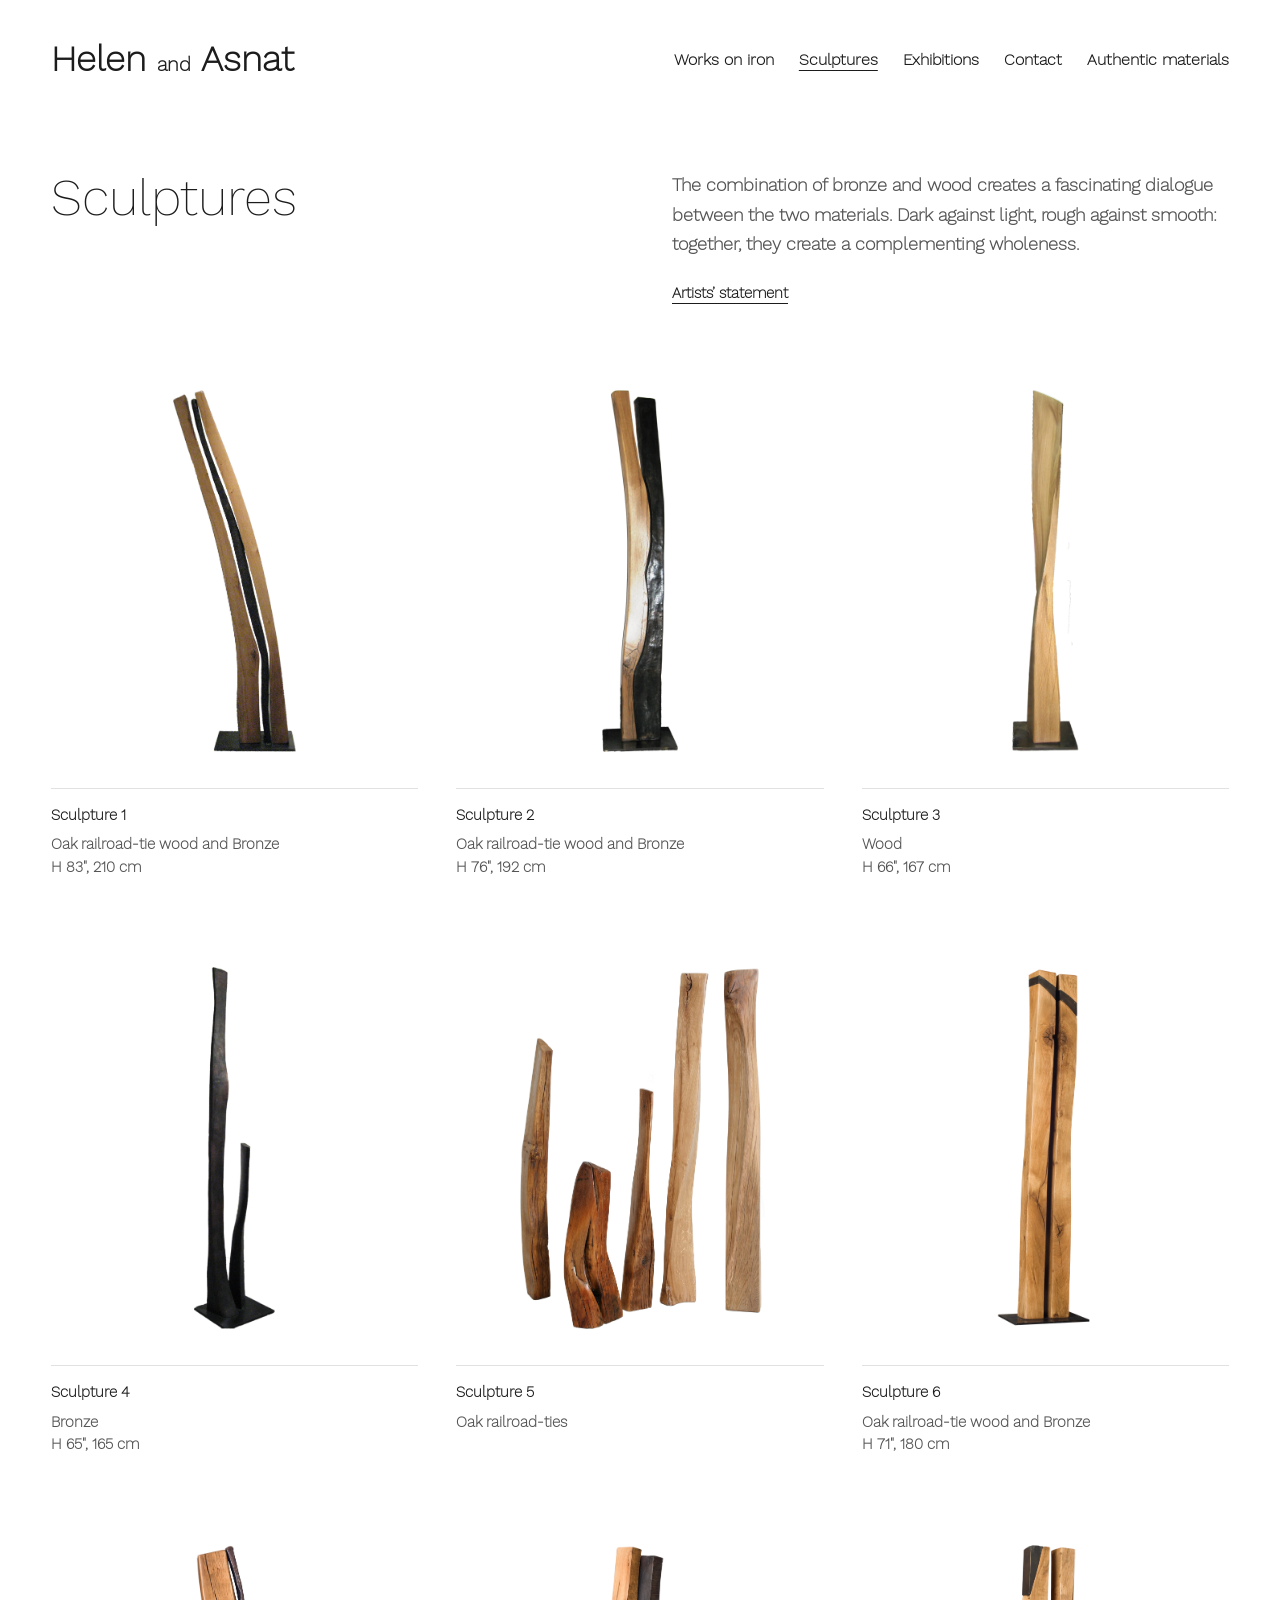
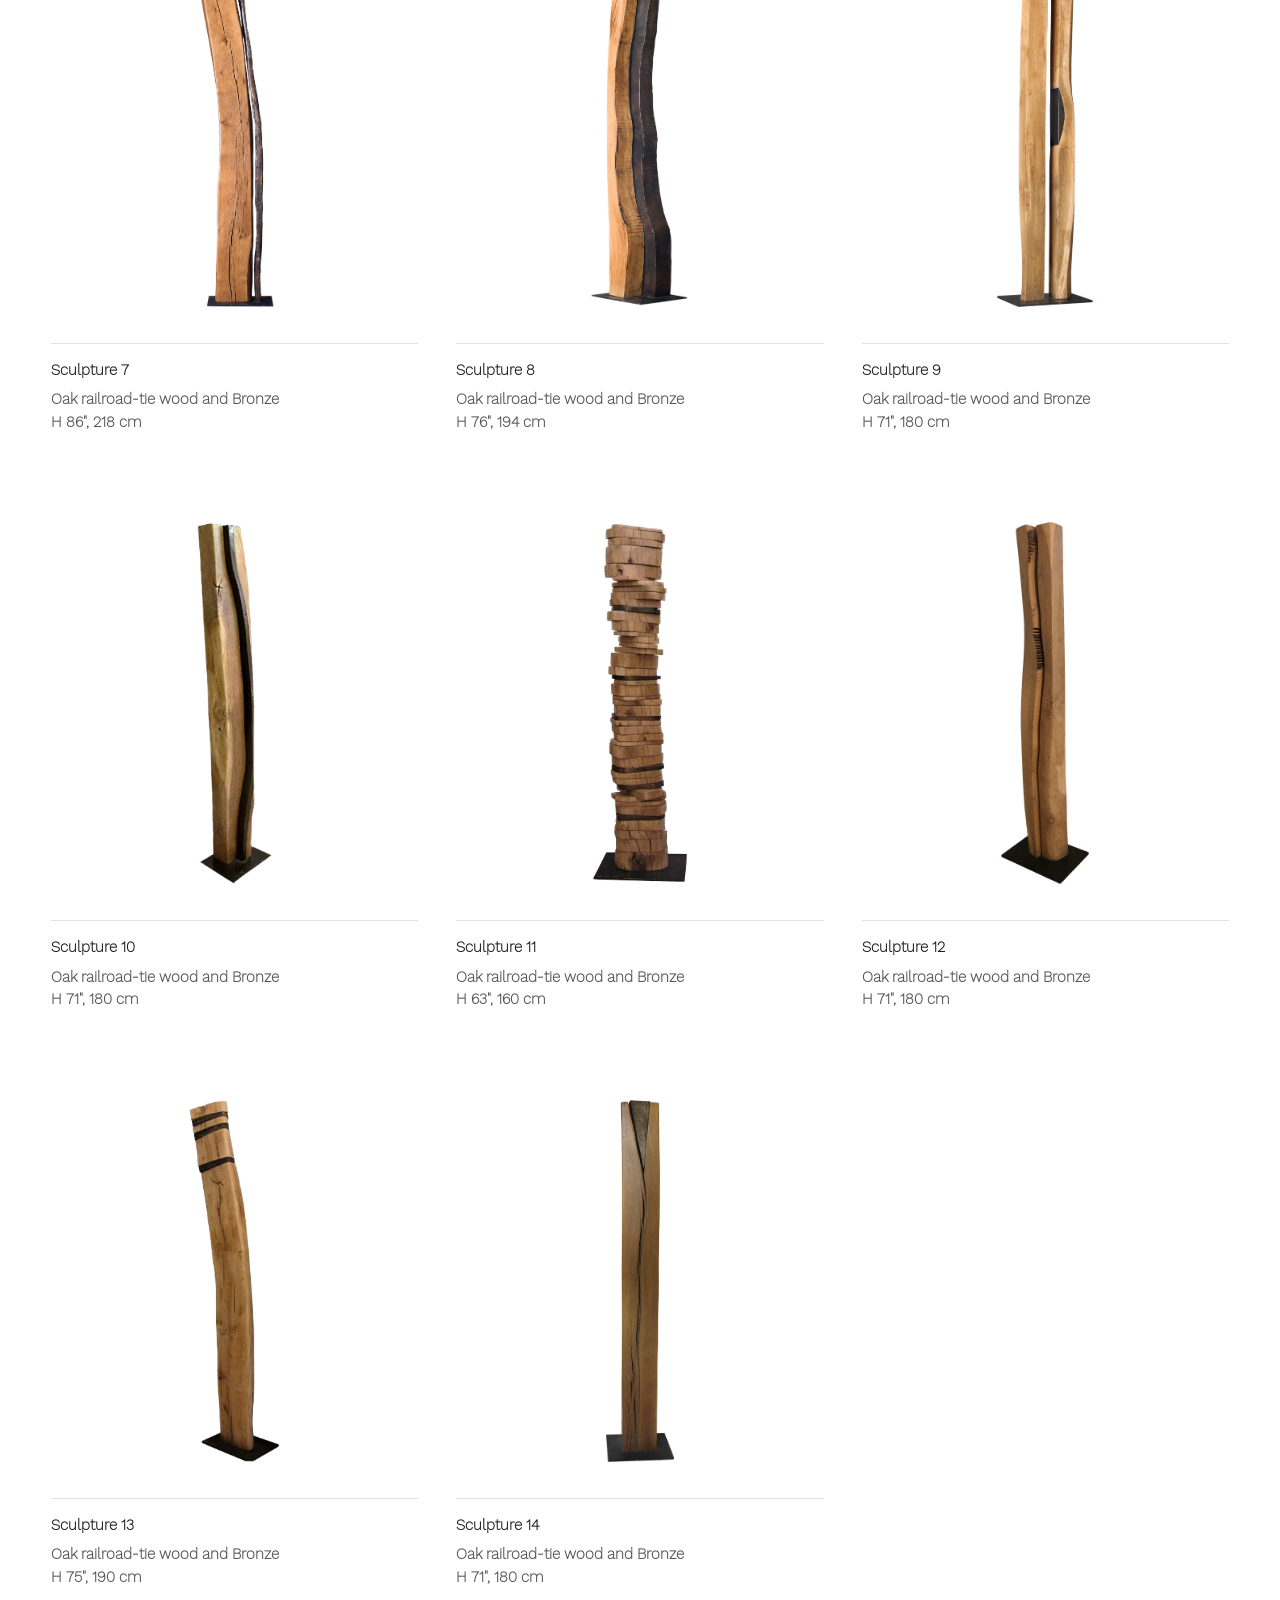
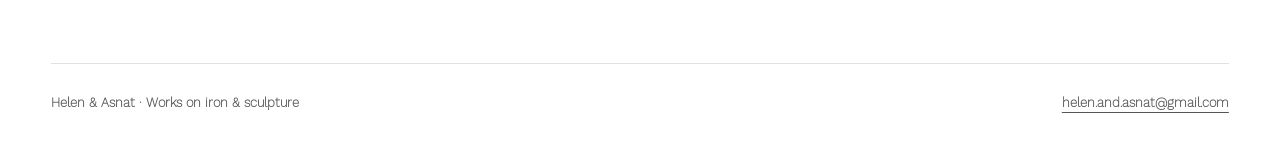
<file: sculptures/index.html>
<!doctype html><html lang="en"><head><meta charset="utf-8"><meta name="viewport" content="width=device-width, initial-scale=1"><title>Sculptures | Helen and Asnat</title><meta name="description" content="Art by Helen and Asnat: works on iron, wood and bronze sculptures, exhibitions and artist statements."><link rel="icon" href="../favicon.svg" type="image/svg+xml"><link rel="stylesheet" href="../style.css"><script defer src="../gallery.js"></script><link rel="stylesheet" href="../preview.css"></head><body><a class="skip" href="#main">Skip to content</a><header class="header"><a class="brand" href="../">Helen <span>and</span> Asnat</a><nav aria-label="Main navigation"><a href="../">Works on iron</a><a href="../sculptures/" aria-current="page">Sculptures</a><a href="../exhibitions/" >Exhibitions</a><a href="../contact-1/" >Contact</a><a href="../copy-of-works-on-iron/">Authentic materials</a></nav></header><main id="main"><section class="intro"><h1>Sculptures</h1><div><p>The combination of bronze and wood creates a fascinating dialogue between the two materials. Dark against light, rough against smooth: together, they create a complementing wholeness.</p><div class="subnav"><a href="../sculpture-statement/">Artists’ statement</a></div></div></section><div class="gallery"><figure class="art"><a class="art-link" href="../assets/426049a3ed5650.webp" data-title="Sculpture 1" data-description="Oak railroad-tie wood and Bronze
H 83&quot;, 210 cm" aria-label="Enlarge Sculpture 1"><img src="../assets/426049a3ed5650.webp" alt="Sculpture 1 — Oak railroad-tie wood and Bronze" loading="lazy"></a><figcaption><strong>Sculpture 1</strong><span class="art-description">Oak railroad-tie wood and Bronze
H 83&quot;, 210 cm</span></figcaption></figure><figure class="art"><a class="art-link" href="../assets/114a9d5c3a27c4.webp" data-title="Sculpture 2" data-description="Oak railroad-tie wood and Bronze
H 76&quot;, 192 cm" aria-label="Enlarge Sculpture 2"><img src="../assets/114a9d5c3a27c4.webp" alt="Sculpture 2 — Oak railroad-tie wood and Bronze" loading="lazy"></a><figcaption><strong>Sculpture 2</strong><span class="art-description">Oak railroad-tie wood and Bronze
H 76&quot;, 192 cm</span></figcaption></figure><figure class="art"><a class="art-link" href="../assets/6023382caba72a.webp" data-title="Sculpture 3" data-description="Wood
H 66&quot;, 167 cm" aria-label="Enlarge Sculpture 3"><img src="../assets/6023382caba72a.webp" alt="Sculpture 3 — Wood" loading="lazy"></a><figcaption><strong>Sculpture 3</strong><span class="art-description">Wood
H 66&quot;, 167 cm</span></figcaption></figure><figure class="art"><a class="art-link" href="../assets/f9adda21f7f7f3.webp" data-title="Sculpture 4" data-description="Bronze
H 65&quot;, 165 cm" aria-label="Enlarge Sculpture 4"><img src="../assets/f9adda21f7f7f3.webp" alt="Sculpture 4 — Bronze" loading="lazy"></a><figcaption><strong>Sculpture 4</strong><span class="art-description">Bronze
H 65&quot;, 165 cm</span></figcaption></figure><figure class="art"><a class="art-link" href="../assets/fb313dc3c0ee29.webp" data-title="Sculpture 5" data-description="Oak railroad-ties" aria-label="Enlarge Sculpture 5"><img src="../assets/fb313dc3c0ee29.webp" alt="Sculpture 5 — Oak railroad-ties" loading="lazy"></a><figcaption><strong>Sculpture 5</strong><span class="art-description">Oak railroad-ties</span></figcaption></figure><figure class="art"><a class="art-link" href="../assets/6d14b264e04c06.webp" data-title="Sculpture 6" data-description="Oak railroad-tie wood and Bronze
H 71&quot;, 180 cm" aria-label="Enlarge Sculpture 6"><img src="../assets/6d14b264e04c06.webp" alt="Sculpture 6 — Oak railroad-tie wood and Bronze" loading="lazy"></a><figcaption><strong>Sculpture 6</strong><span class="art-description">Oak railroad-tie wood and Bronze
H 71&quot;, 180 cm</span></figcaption></figure><figure class="art"><a class="art-link" href="../assets/afb5b43e979bac.webp" data-title="Sculpture 7" data-description="Oak railroad-tie wood and Bronze
H 86&quot;, 218 cm" aria-label="Enlarge Sculpture 7"><img src="../assets/afb5b43e979bac.webp" alt="Sculpture 7 — Oak railroad-tie wood and Bronze" loading="lazy"></a><figcaption><strong>Sculpture 7</strong><span class="art-description">Oak railroad-tie wood and Bronze
H 86&quot;, 218 cm</span></figcaption></figure><figure class="art"><a class="art-link" href="../assets/5a1d3173208bd5.webp" data-title="Sculpture 8" data-description="Oak railroad-tie wood and Bronze
H 76&quot;, 194 cm" aria-label="Enlarge Sculpture 8"><img src="../assets/5a1d3173208bd5.webp" alt="Sculpture 8 — Oak railroad-tie wood and Bronze" loading="lazy"></a><figcaption><strong>Sculpture 8</strong><span class="art-description">Oak railroad-tie wood and Bronze
H 76&quot;, 194 cm</span></figcaption></figure><figure class="art"><a class="art-link" href="../assets/f759b0620318f6.webp" data-title="Sculpture 9" data-description="Oak railroad-tie wood and Bronze
H 71&quot;, 180 cm" aria-label="Enlarge Sculpture 9"><img src="../assets/f759b0620318f6.webp" alt="Sculpture 9 — Oak railroad-tie wood and Bronze" loading="lazy"></a><figcaption><strong>Sculpture 9</strong><span class="art-description">Oak railroad-tie wood and Bronze
H 71&quot;, 180 cm</span></figcaption></figure><figure class="art"><a class="art-link" href="../assets/cfb422e9cb387d.webp" data-title="Sculpture 10" data-description="Oak railroad-tie wood and Bronze
H 71&quot;, 180 cm" aria-label="Enlarge Sculpture 10"><img src="../assets/cfb422e9cb387d.webp" alt="Sculpture 10 — Oak railroad-tie wood and Bronze" loading="lazy"></a><figcaption><strong>Sculpture 10</strong><span class="art-description">Oak railroad-tie wood and Bronze
H 71&quot;, 180 cm</span></figcaption></figure><figure class="art"><a class="art-link" href="../assets/742e2b6dda56b1.webp" data-title="Sculpture 11" data-description="Oak railroad-tie wood and Bronze
H 63&quot;, 160 cm" aria-label="Enlarge Sculpture 11"><img src="../assets/742e2b6dda56b1.webp" alt="Sculpture 11 — Oak railroad-tie wood and Bronze" loading="lazy"></a><figcaption><strong>Sculpture 11</strong><span class="art-description">Oak railroad-tie wood and Bronze
H 63&quot;, 160 cm</span></figcaption></figure><figure class="art"><a class="art-link" href="../assets/4a67582a1e9651.webp" data-title="Sculpture 12" data-description="Oak railroad-tie wood and Bronze
H 71&quot;, 180 cm" aria-label="Enlarge Sculpture 12"><img src="../assets/4a67582a1e9651.webp" alt="Sculpture 12 — Oak railroad-tie wood and Bronze" loading="lazy"></a><figcaption><strong>Sculpture 12</strong><span class="art-description">Oak railroad-tie wood and Bronze
H 71&quot;, 180 cm</span></figcaption></figure><figure class="art"><a class="art-link" href="../assets/55b5b7446342a1.webp" data-title="Sculpture 13" data-description="Oak railroad-tie wood and Bronze
H 75&quot;, 190 cm" aria-label="Enlarge Sculpture 13"><img src="../assets/55b5b7446342a1.webp" alt="Sculpture 13 — Oak railroad-tie wood and Bronze" loading="lazy"></a><figcaption><strong>Sculpture 13</strong><span class="art-description">Oak railroad-tie wood and Bronze
H 75&quot;, 190 cm</span></figcaption></figure><figure class="art"><a class="art-link" href="../assets/a562c65f3048ed.webp" data-title="Sculpture 14" data-description="Oak railroad-tie wood and Bronze
H 71&quot;, 180 cm" aria-label="Enlarge Sculpture 14"><img src="../assets/a562c65f3048ed.webp" alt="Sculpture 14 — Oak railroad-tie wood and Bronze" loading="lazy"></a><figcaption><strong>Sculpture 14</strong><span class="art-description">Oak railroad-tie wood and Bronze
H 71&quot;, 180 cm</span></figcaption></figure></div></main><footer><span>Helen &amp; Asnat · Works on iron &amp; sculpture</span><a href="mailto:helen.and.asnat@gmail.com">helen.and.asnat@gmail.com</a></footer><dialog aria-labelledby="art-label" aria-describedby="art-description"><div class="lightbox-top"><span id="art-label">Artwork</span><button id="close" aria-label="Close artwork viewer">Close ×</button></div><img id="large-art" alt=""><p id="art-description"></p><div class="lightbox-bottom"><button id="previous" aria-label="Previous artwork">Previous</button><span id="counter"></span><button id="next" aria-label="Next artwork">Next</button></div></dialog></body></html>
</file>
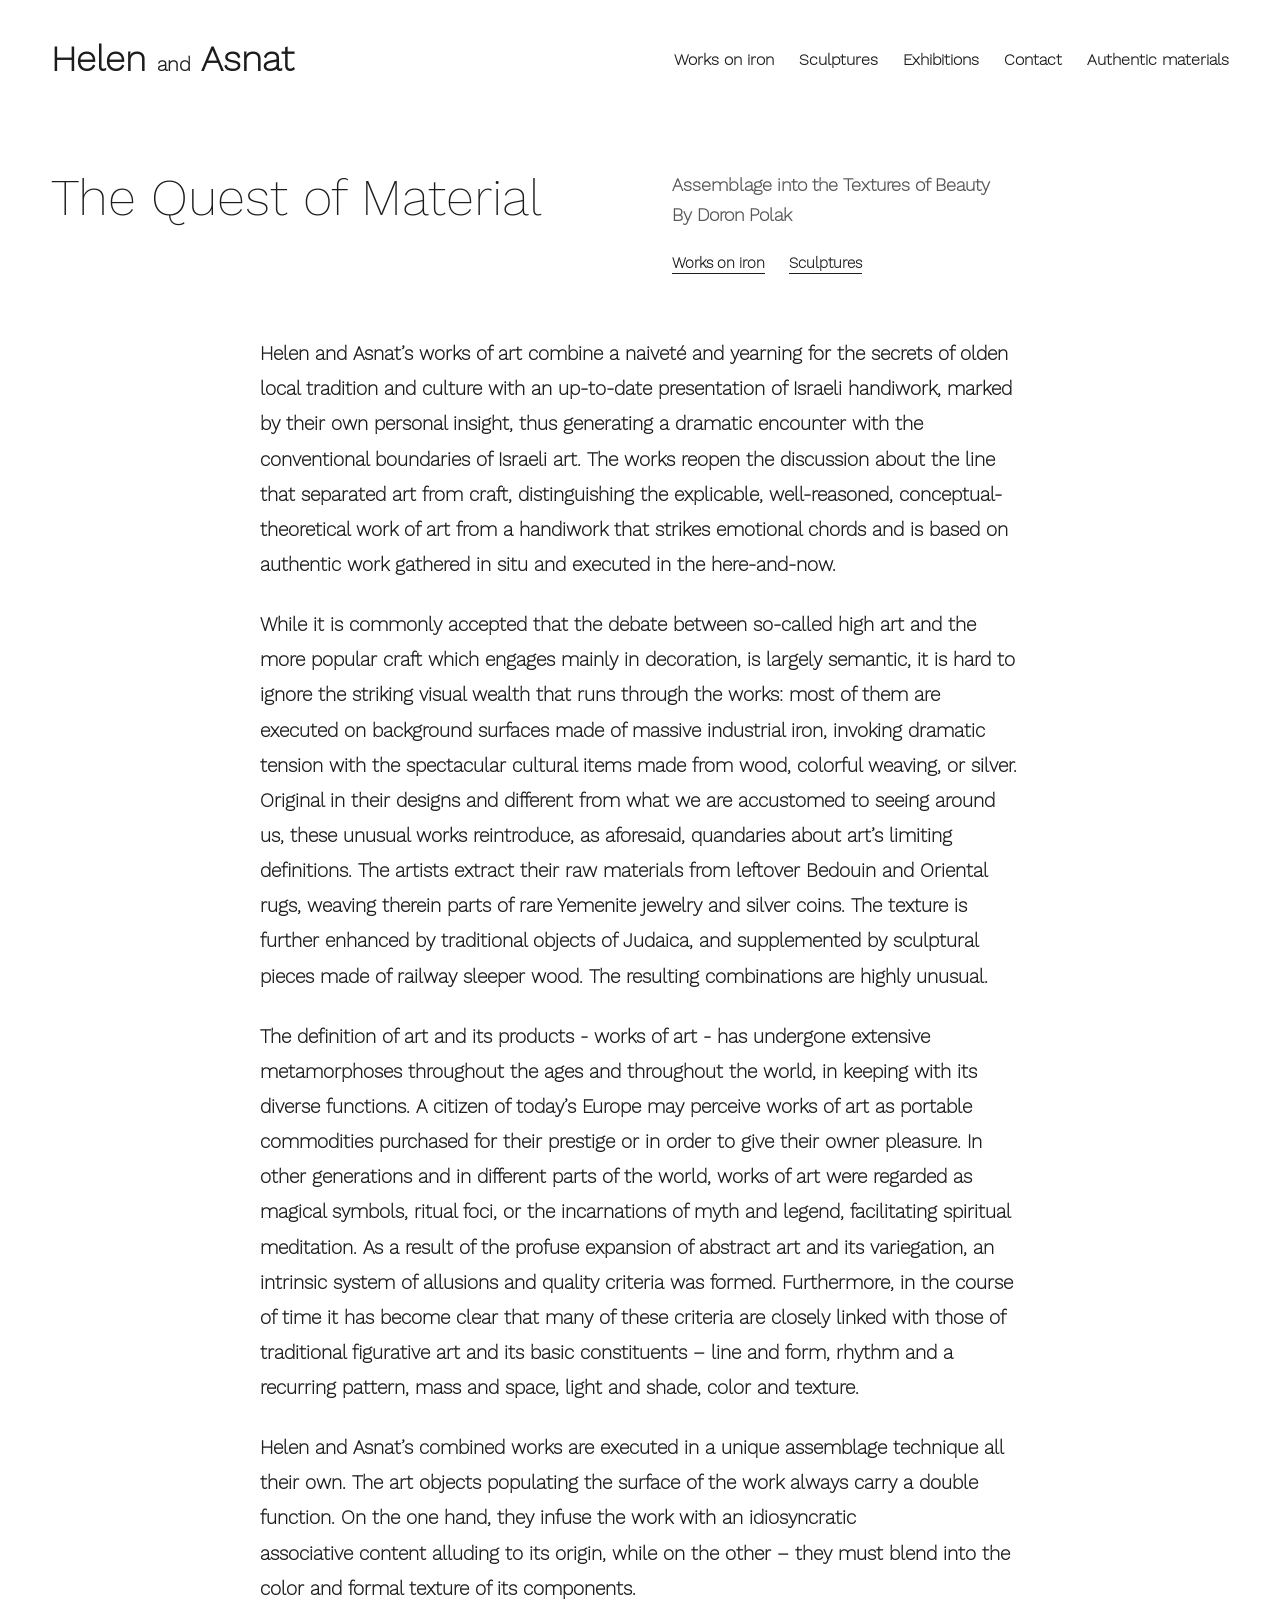
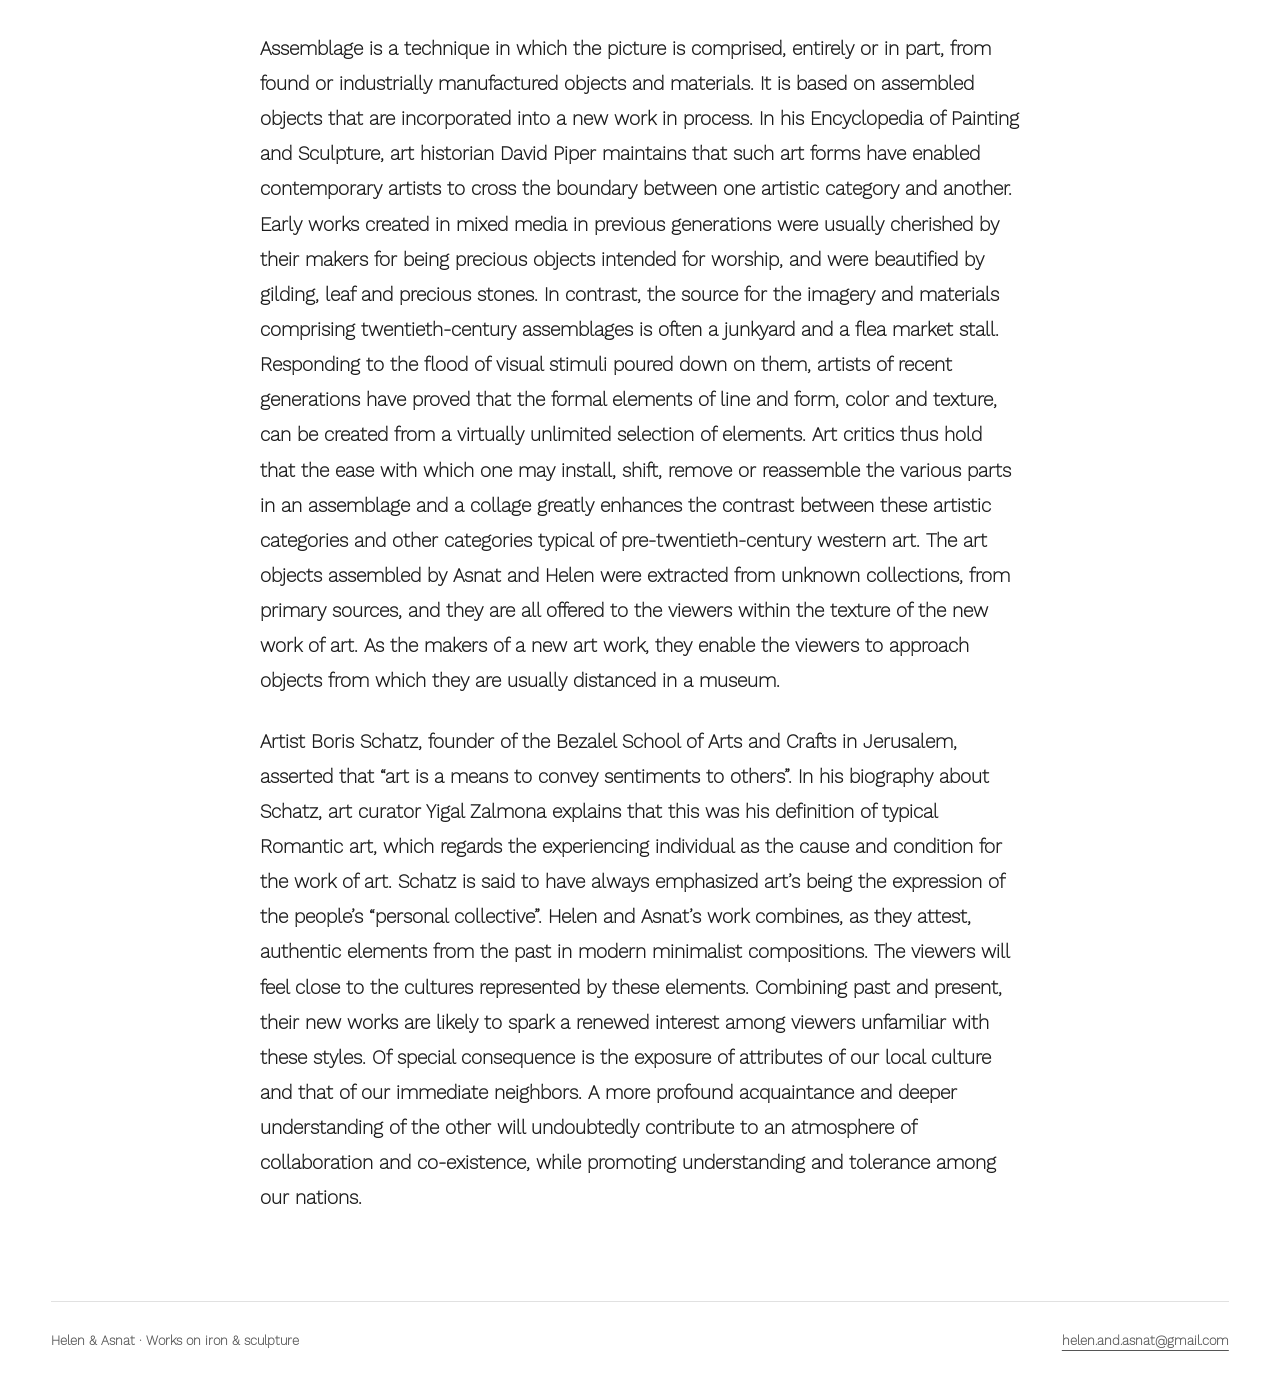
<file: the-quest-of-material/index.html>
<!doctype html><html lang="en"><head><meta charset="utf-8"><meta name="viewport" content="width=device-width, initial-scale=1"><title>The Quest of Material | Helen and Asnat</title><meta name="description" content="Art by Helen and Asnat: works on iron, wood and bronze sculptures, exhibitions and artist statements."><link rel="icon" href="../favicon.svg" type="image/svg+xml"><link rel="stylesheet" href="../style.css"><script defer src="../gallery.js"></script><link rel="stylesheet" href="../preview.css"></head><body><a class="skip" href="#main">Skip to content</a><header class="header"><a class="brand" href="../">Helen <span>and</span> Asnat</a><nav aria-label="Main navigation"><a href="../">Works on iron</a><a href="../sculptures/" >Sculptures</a><a href="../exhibitions/" >Exhibitions</a><a href="../contact-1/" >Contact</a><a href="../copy-of-works-on-iron/">Authentic materials</a></nav></header><main id="main"><section class="intro"><h1>The Quest of Material</h1><div><p>Assemblage into the Textures of Beauty<br>By Doron Polak</p><div class="subnav"><a href="../">Works on iron</a><a href="../sculptures/">Sculptures</a></div></div></section><article class="prose"><p>Helen and Asnat’s works of art combine a naiveté and yearning for the secrets of olden local tradition and culture with an up-to-date presentation of Israeli handiwork, marked by their own personal insight, thus generating a dramatic encounter with the conventional boundaries of Israeli art. The works reopen the discussion about the line that separated art from craft, distinguishing the explicable, well-reasoned, conceptual-theoretical work of art from a handiwork that strikes emotional chords and is based on authentic work gathered in situ and executed in the here-and-now.</p><p>While it is commonly accepted that the debate between so-called high art and the more popular craft which engages mainly in decoration, is largely semantic, it is hard to ignore the striking visual wealth that runs through the works: most of them are executed on background surfaces made of massive industrial iron, invoking dramatic tension with the spectacular cultural items made from wood, colorful weaving, or silver. Original in their designs and different from what we are accustomed to seeing around us, these unusual works reintroduce, as aforesaid, quandaries about art’s limiting definitions. The artists extract their raw materials from leftover Bedouin and Oriental rugs, weaving therein parts of rare Yemenite jewelry and silver coins. The texture is further enhanced by traditional objects of Judaica, and supplemented by sculptural pieces made of railway sleeper wood. The resulting combinations are highly unusual.</p><p>The definition of art and its products - works of art - has undergone extensive metamorphoses throughout the ages and throughout the world, in keeping with its diverse functions. A citizen of today’s Europe may perceive works of art as portable commodities purchased for their prestige or in order to give their owner pleasure. In other generations and in different parts of the world, works of art were regarded as magical symbols, ritual foci, or the incarnations of myth and legend, facilitating spiritual meditation. As a result of the profuse expansion of abstract art and its variegation, an intrinsic system of allusions and quality criteria was formed. Furthermore, in the course of time it has become clear that many of these criteria are closely linked with those of traditional figurative art and its basic constituents – line and form, rhythm and a recurring pattern, mass and space, light and shade, color and texture.</p><p>Helen and Asnat’s combined works are executed in a unique assemblage technique all their own. The art objects populating the surface of the work always carry a double function. On the one hand, they infuse the work with an idiosyncratic associative content alluding to its origin, while on the other – they must blend into the color and formal texture of its components.</p><p>Assemblage is a technique in which the picture is comprised, entirely or in part, from found or industrially manufactured objects and materials. It is based on assembled objects that are incorporated into a new work in process. In his Encyclopedia of Painting and Sculpture, art historian David Piper maintains that such art forms have enabled contemporary artists to cross the boundary between one artistic category and another. Early works created in mixed media in previous generations were usually cherished by their makers for being precious objects intended for worship, and were beautified by gilding, leaf and precious stones. In contrast, the source for the imagery and materials comprising twentieth-century assemblages is often a junkyard and a flea market stall. Responding to the flood of visual stimuli poured down on them, artists of recent generations have proved that the formal elements of line and form, color and texture, can be created from a virtually unlimited selection of elements. Art critics thus hold that the ease with which one may install, shift, remove or reassemble the various parts in an assemblage and a collage greatly enhances the contrast between these artistic categories and other categories typical of pre-twentieth-century western art. The art objects assembled by Asnat and Helen were extracted from unknown collections, from primary sources, and they are all offered to the viewers within the texture of the new work of art. As the makers of a new art work, they enable the viewers to approach objects from which they are usually distanced in a museum.</p><p>Artist Boris Schatz, founder of the Bezalel School of Arts and Crafts in Jerusalem, asserted that “art is a means to convey sentiments to others”. In his biography about Schatz, art curator Yigal Zalmona explains that this was his definition of typical Romantic art, which regards the experiencing individual as the cause and condition for the work of art. Schatz is said to have always emphasized art’s being the expression of the people’s “personal collective”. Helen and Asnat’s work combines, as they attest, authentic elements from the past in modern minimalist compositions. The viewers will feel close to the cultures represented by these elements. Combining past and present, their new works are likely to spark a renewed interest among viewers unfamiliar with these styles. Of special consequence is the exposure of attributes of our local culture and that of our immediate neighbors. A more profound acquaintance and deeper understanding of the other will undoubtedly contribute to an atmosphere of collaboration and co-existence, while promoting understanding and tolerance among our nations.</p></article></main><footer><span>Helen &amp; Asnat · Works on iron &amp; sculpture</span><a href="mailto:helen.and.asnat@gmail.com">helen.and.asnat@gmail.com</a></footer><dialog aria-labelledby="art-label" aria-describedby="art-description"><div class="lightbox-top"><span id="art-label">Artwork</span><button id="close" aria-label="Close artwork viewer">Close ×</button></div><img id="large-art" alt=""><p id="art-description"></p><div class="lightbox-bottom"><button id="previous" aria-label="Previous artwork">Previous</button><span id="counter"></span><button id="next" aria-label="Next artwork">Next</button></div></dialog></body></html>
</file>
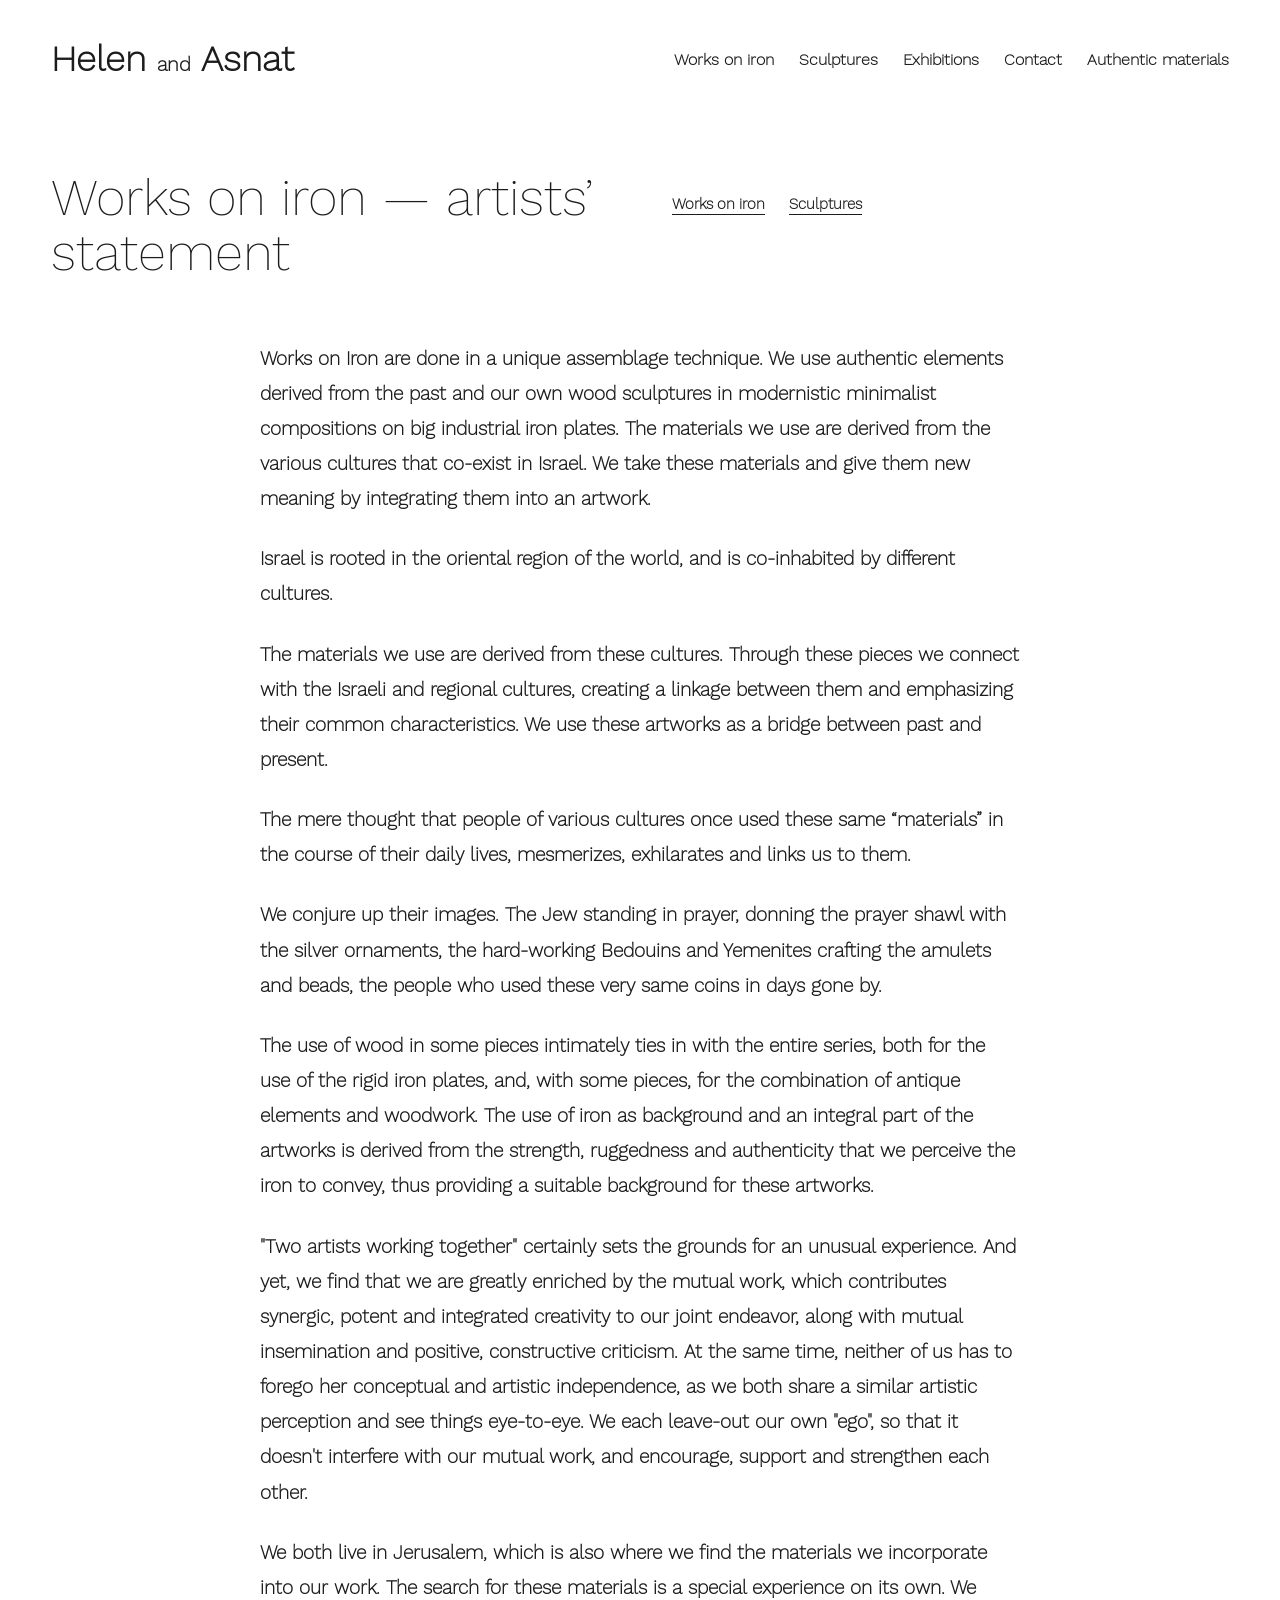
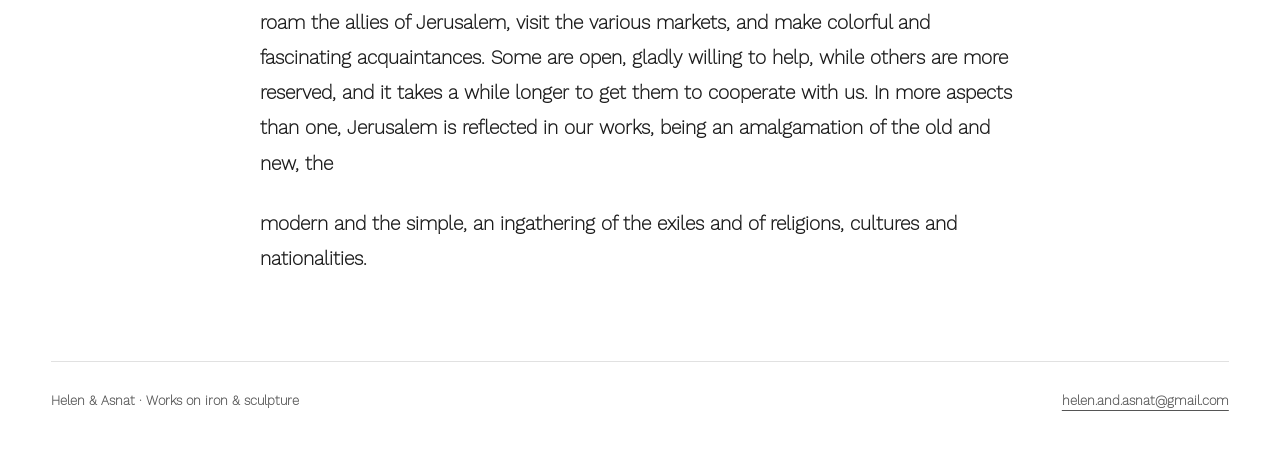
<file: works-on-iron-statement/index.html>
<!doctype html><html lang="en"><head><meta charset="utf-8"><meta name="viewport" content="width=device-width, initial-scale=1"><title>Works on iron — artists’ statement | Helen and Asnat</title><meta name="description" content="Art by Helen and Asnat: works on iron, wood and bronze sculptures, exhibitions and artist statements."><link rel="icon" href="../favicon.svg" type="image/svg+xml"><link rel="stylesheet" href="../style.css"><script defer src="../gallery.js"></script><link rel="stylesheet" href="../preview.css"></head><body><a class="skip" href="#main">Skip to content</a><header class="header"><a class="brand" href="../">Helen <span>and</span> Asnat</a><nav aria-label="Main navigation"><a href="../">Works on iron</a><a href="../sculptures/" >Sculptures</a><a href="../exhibitions/" >Exhibitions</a><a href="../contact-1/" >Contact</a><a href="../copy-of-works-on-iron/">Authentic materials</a></nav></header><main id="main"><section class="intro"><h1>Works on iron — artists’ statement</h1><div><div class="subnav"><a href="../">Works on iron</a><a href="../sculptures/">Sculptures</a></div></div></section><article class="prose"><p>Works on Iron are done in a unique assemblage technique. We use authentic elements derived from the past and our own wood sculptures in modernistic minimalist compositions on big industrial iron plates. The materials we use are derived from the various cultures that co-exist in Israel. We take these materials and give them new meaning by integrating them into an artwork.</p><p>Israel is rooted in the oriental region of the world, and is co-inhabited by different cultures.</p><p>The materials we use are derived from these cultures. Through these pieces we connect with the Israeli and regional cultures, creating a linkage between them and emphasizing their common characteristics. We use these artworks as a bridge between past and present.</p><p>The mere thought that people of various cultures once used these same “materials” in the course of their daily lives, mesmerizes, exhilarates and links us to them.</p><p>We conjure up their images. The Jew standing in prayer, donning the prayer shawl with the silver ornaments, the hard-working Bedouins and Yemenites crafting the amulets and beads, the people who used these very same coins in days gone by.</p><p>The use of wood in some pieces intimately ties in with the entire series, both for the use of the rigid iron plates, and, with some pieces, for the combination of antique elements and woodwork. The use of iron as background and an integral part of the artworks is derived from the strength, ruggedness and authenticity that we perceive the iron to convey, thus providing a suitable background for these artworks.</p><p>&quot;Two artists working together&quot; certainly sets the grounds for an unusual experience. And yet, we find that we are greatly enriched by the mutual work, which contributes synergic, potent and integrated creativity to our joint endeavor, along with mutual insemination and positive, constructive criticism. At the same time, neither of us has to forego her conceptual and artistic independence, as we both share a similar artistic perception and see things eye-to-eye. We each leave-out our own &quot;ego&quot;, so that it doesn&#x27;t interfere with our mutual work, and encourage, support and strengthen each other.</p><p>We both live in Jerusalem, which is also where we find the materials we incorporate into our work. The search for these materials is a special experience on its own. We roam the allies of Jerusalem, visit the various markets, and make colorful and fascinating acquaintances. Some are open, gladly willing to help, while others are more reserved, and it takes a while longer to get them to cooperate with us. In more aspects than one, Jerusalem is reflected in our works, being an amalgamation of the old and new, the</p><p>modern and the simple, an ingathering of the exiles and of religions, cultures and nationalities.</p></article></main><footer><span>Helen &amp; Asnat · Works on iron &amp; sculpture</span><a href="mailto:helen.and.asnat@gmail.com">helen.and.asnat@gmail.com</a></footer><dialog aria-labelledby="art-label" aria-describedby="art-description"><div class="lightbox-top"><span id="art-label">Artwork</span><button id="close" aria-label="Close artwork viewer">Close ×</button></div><img id="large-art" alt=""><p id="art-description"></p><div class="lightbox-bottom"><button id="previous" aria-label="Previous artwork">Previous</button><span id="counter"></span><button id="next" aria-label="Next artwork">Next</button></div></dialog></body></html>
</file>
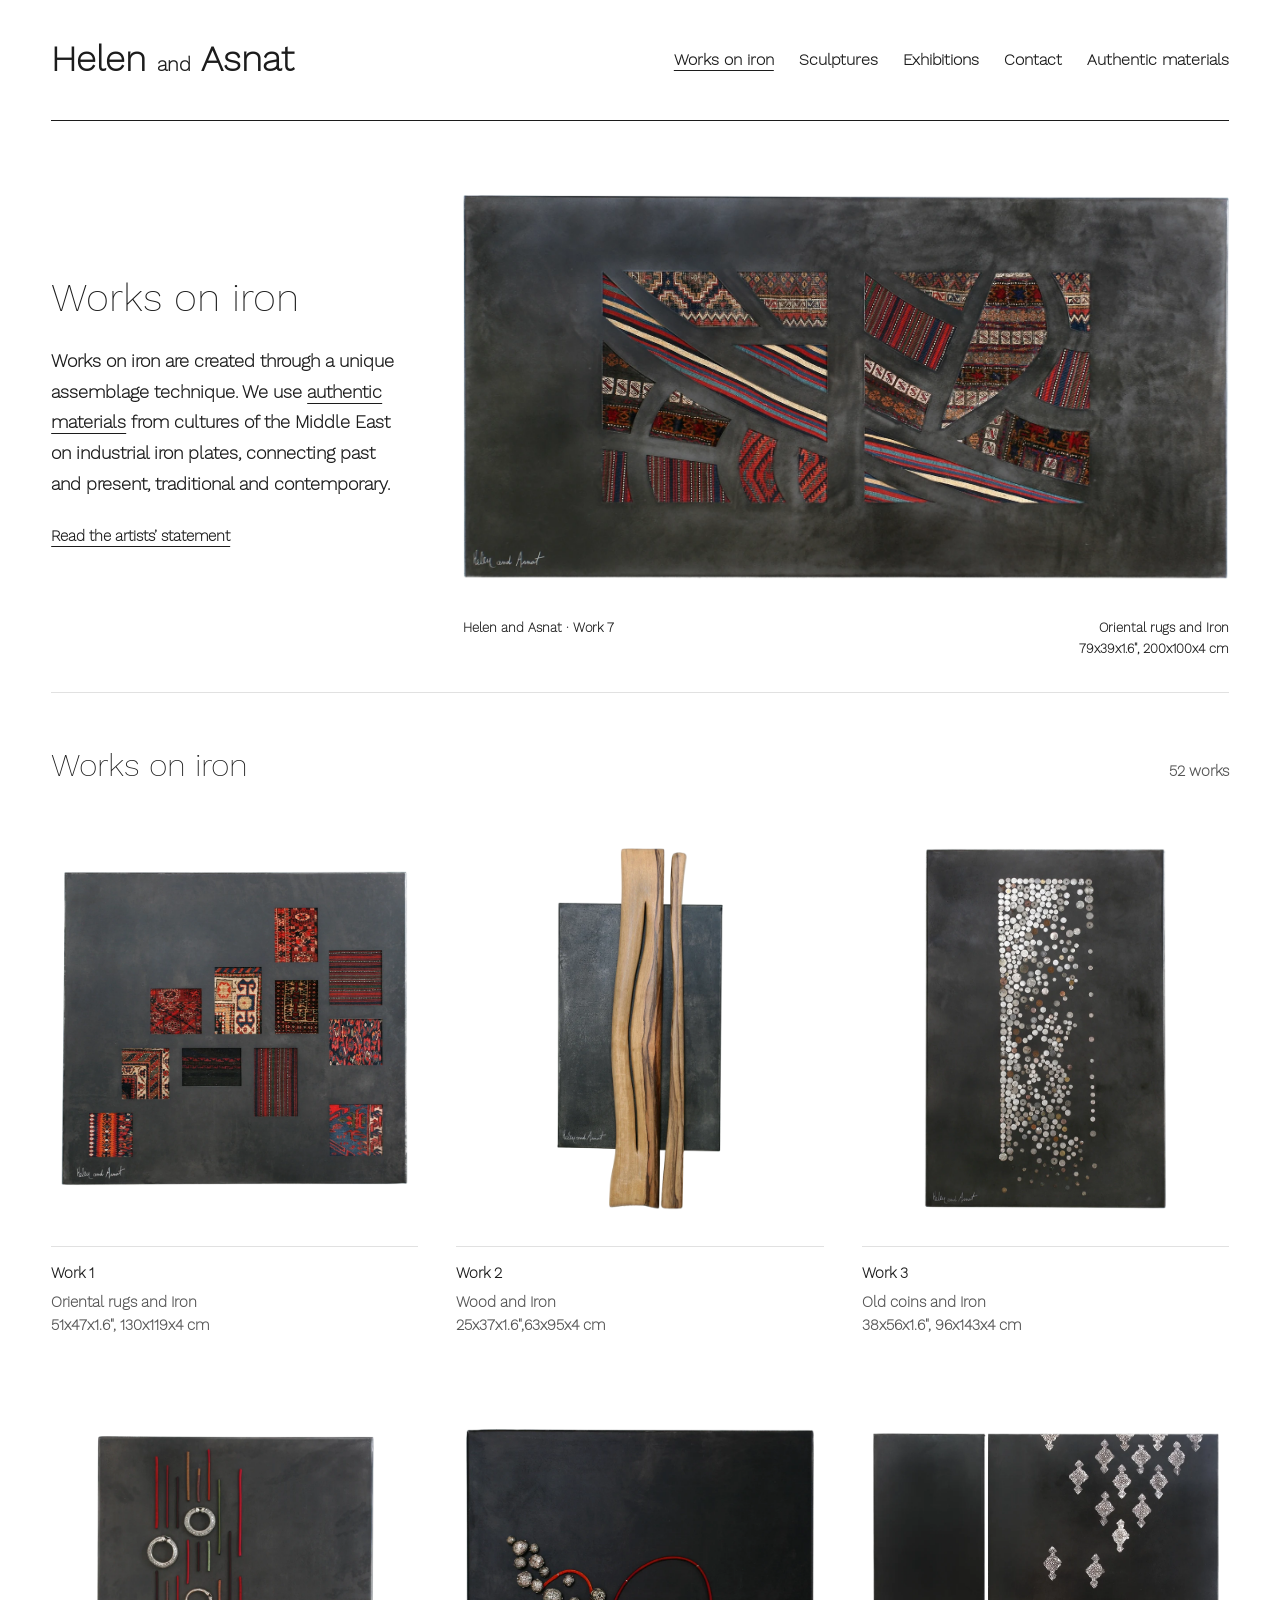
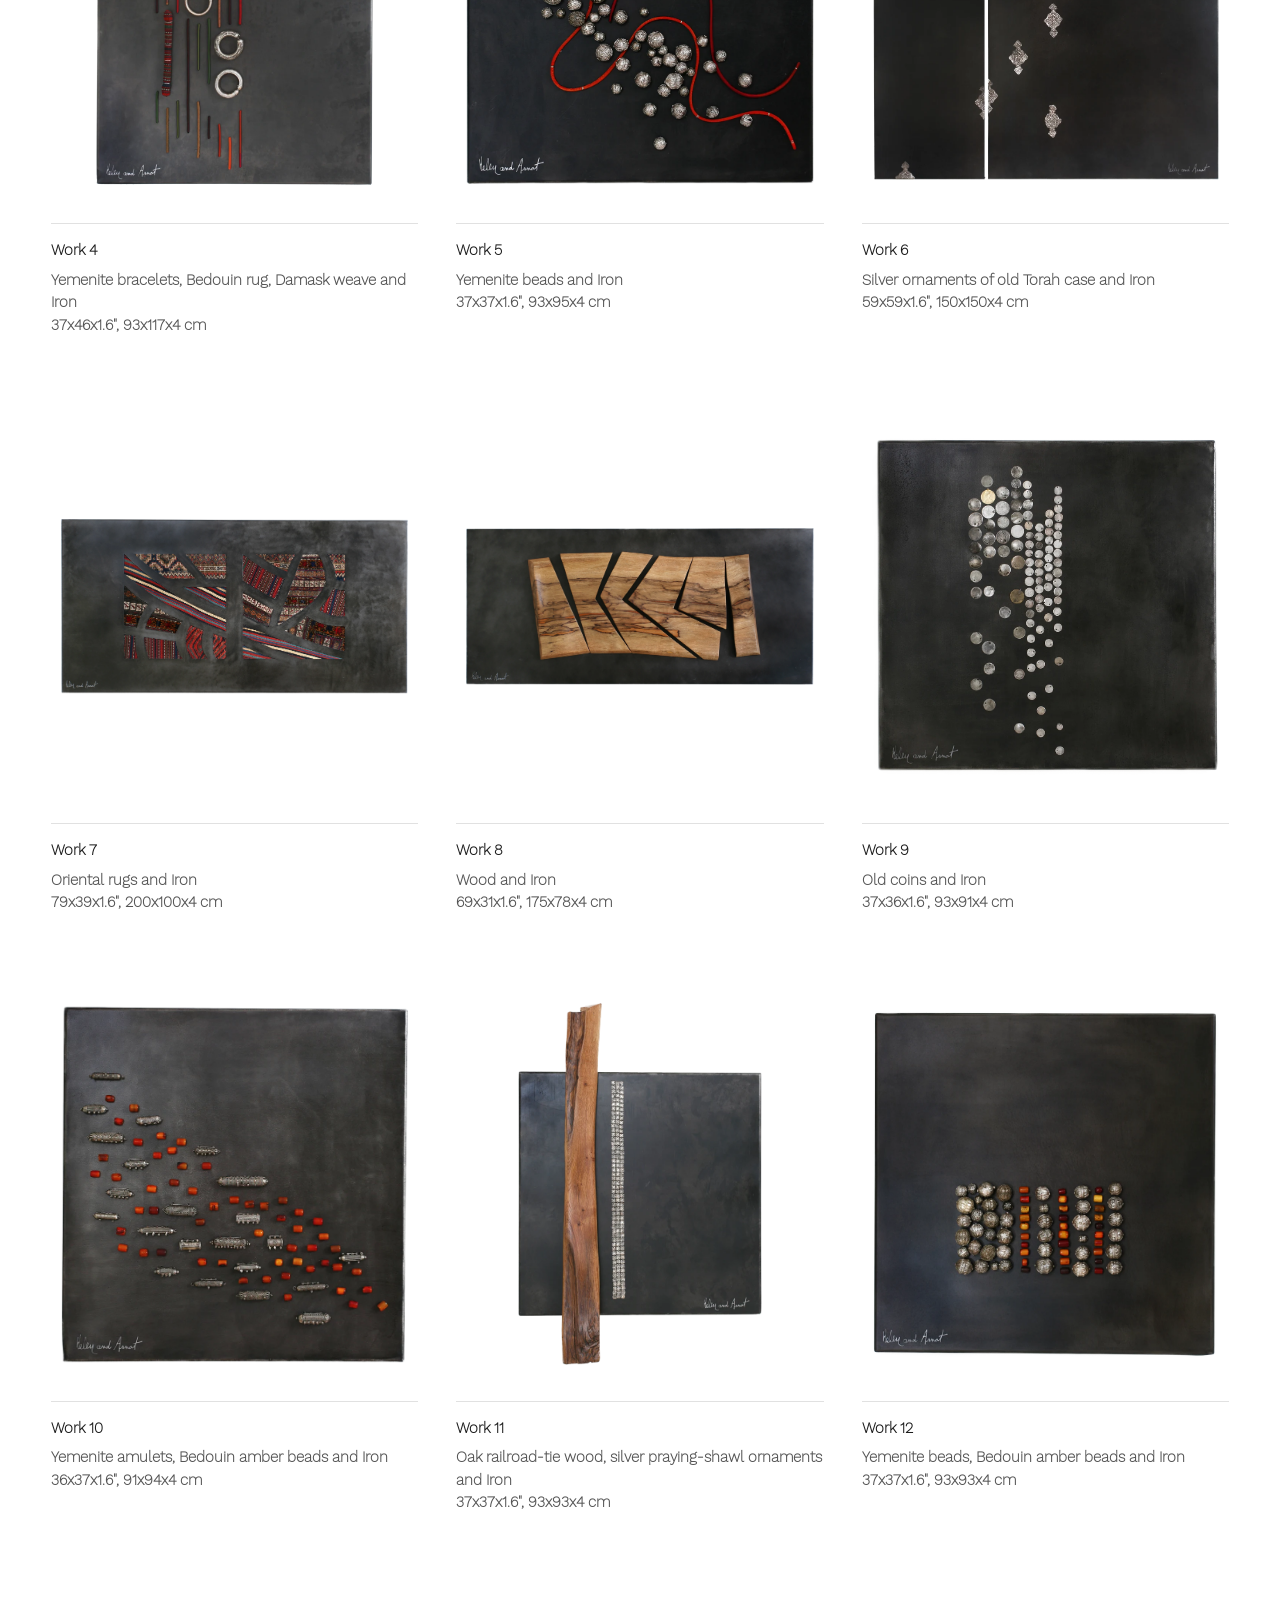
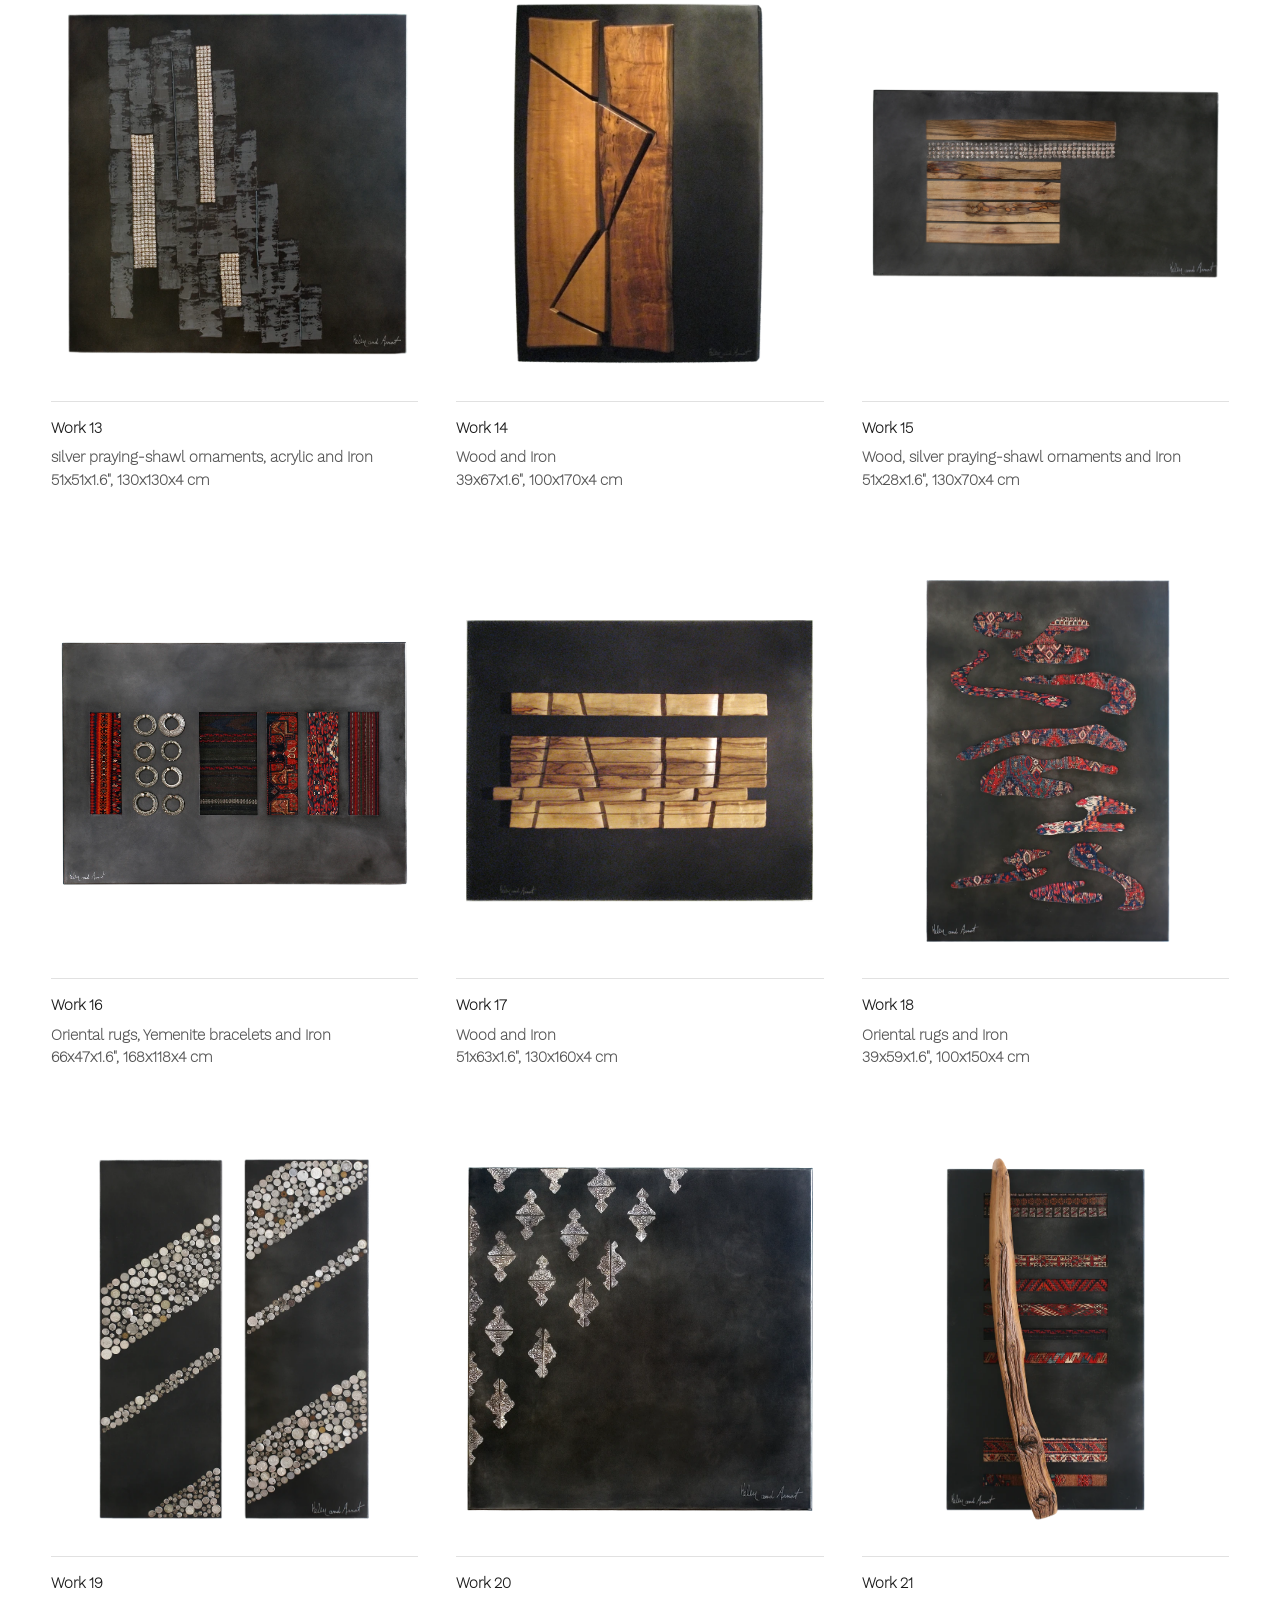
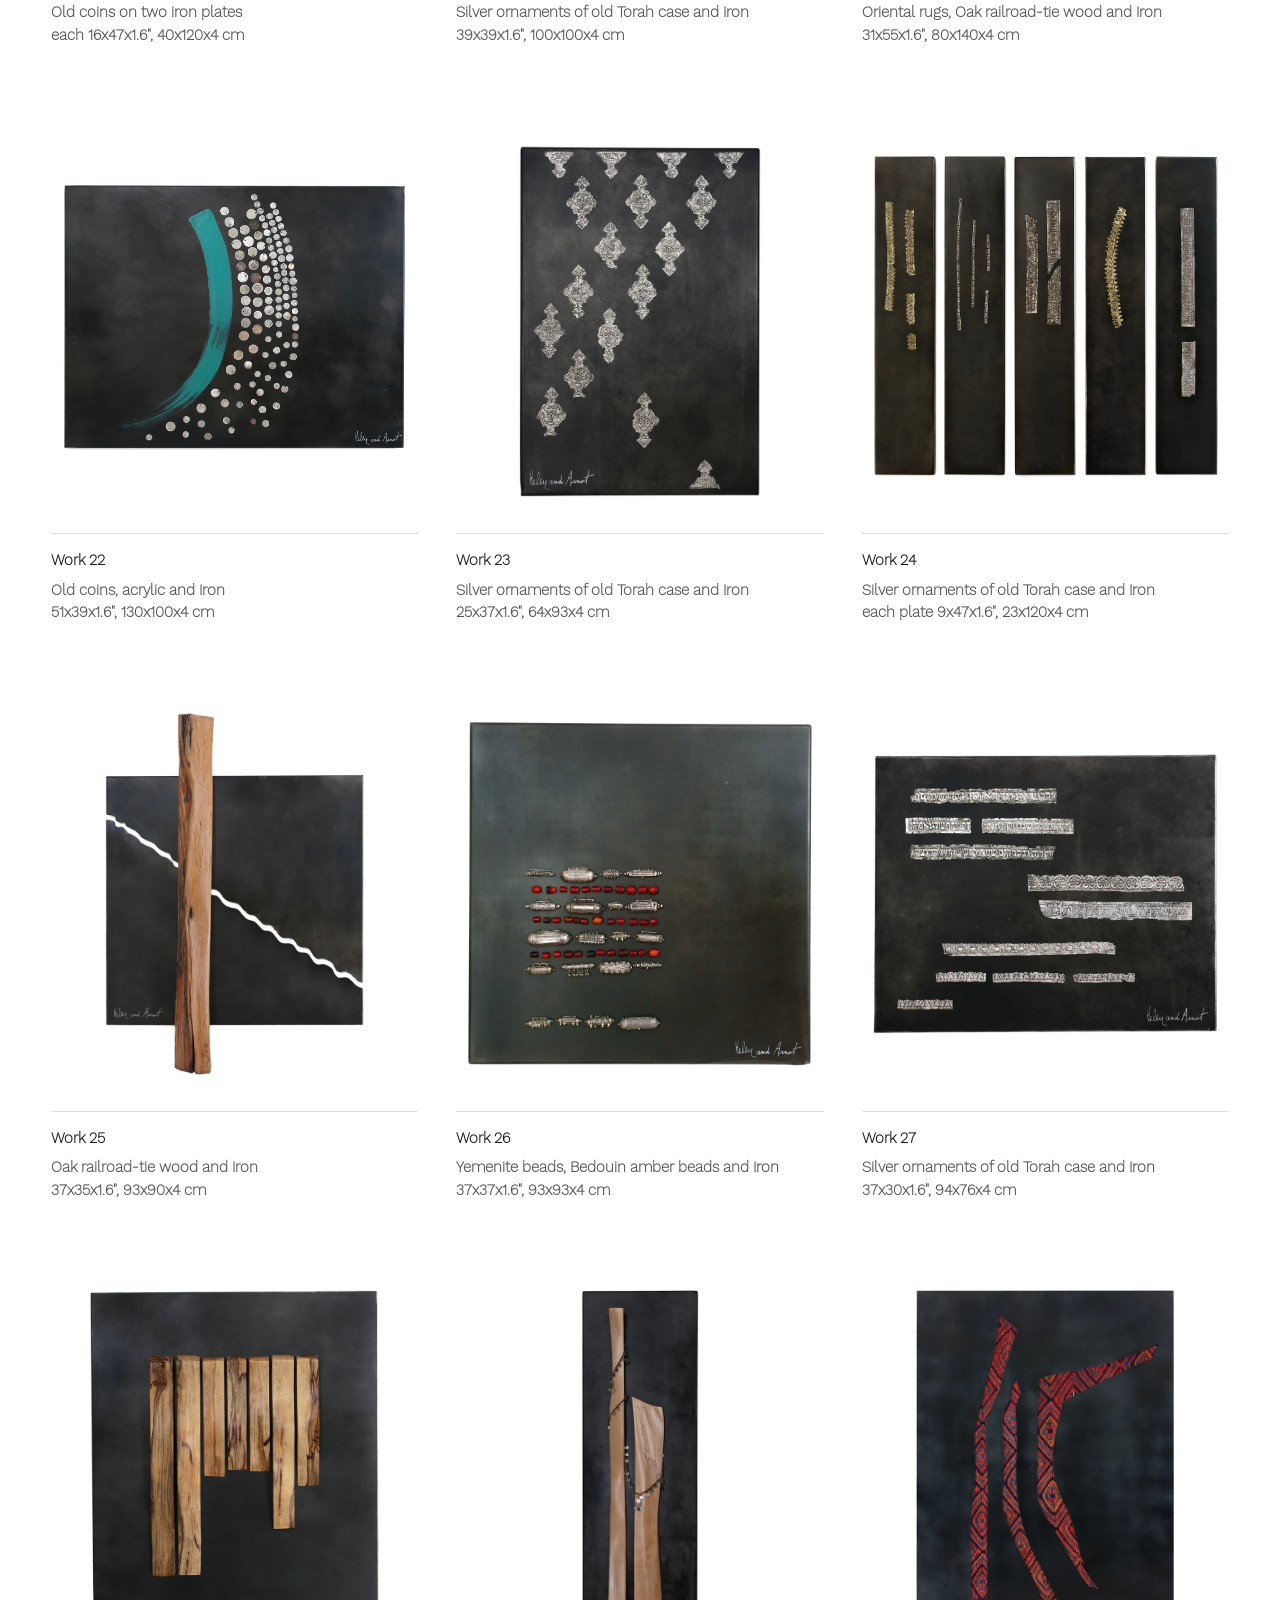
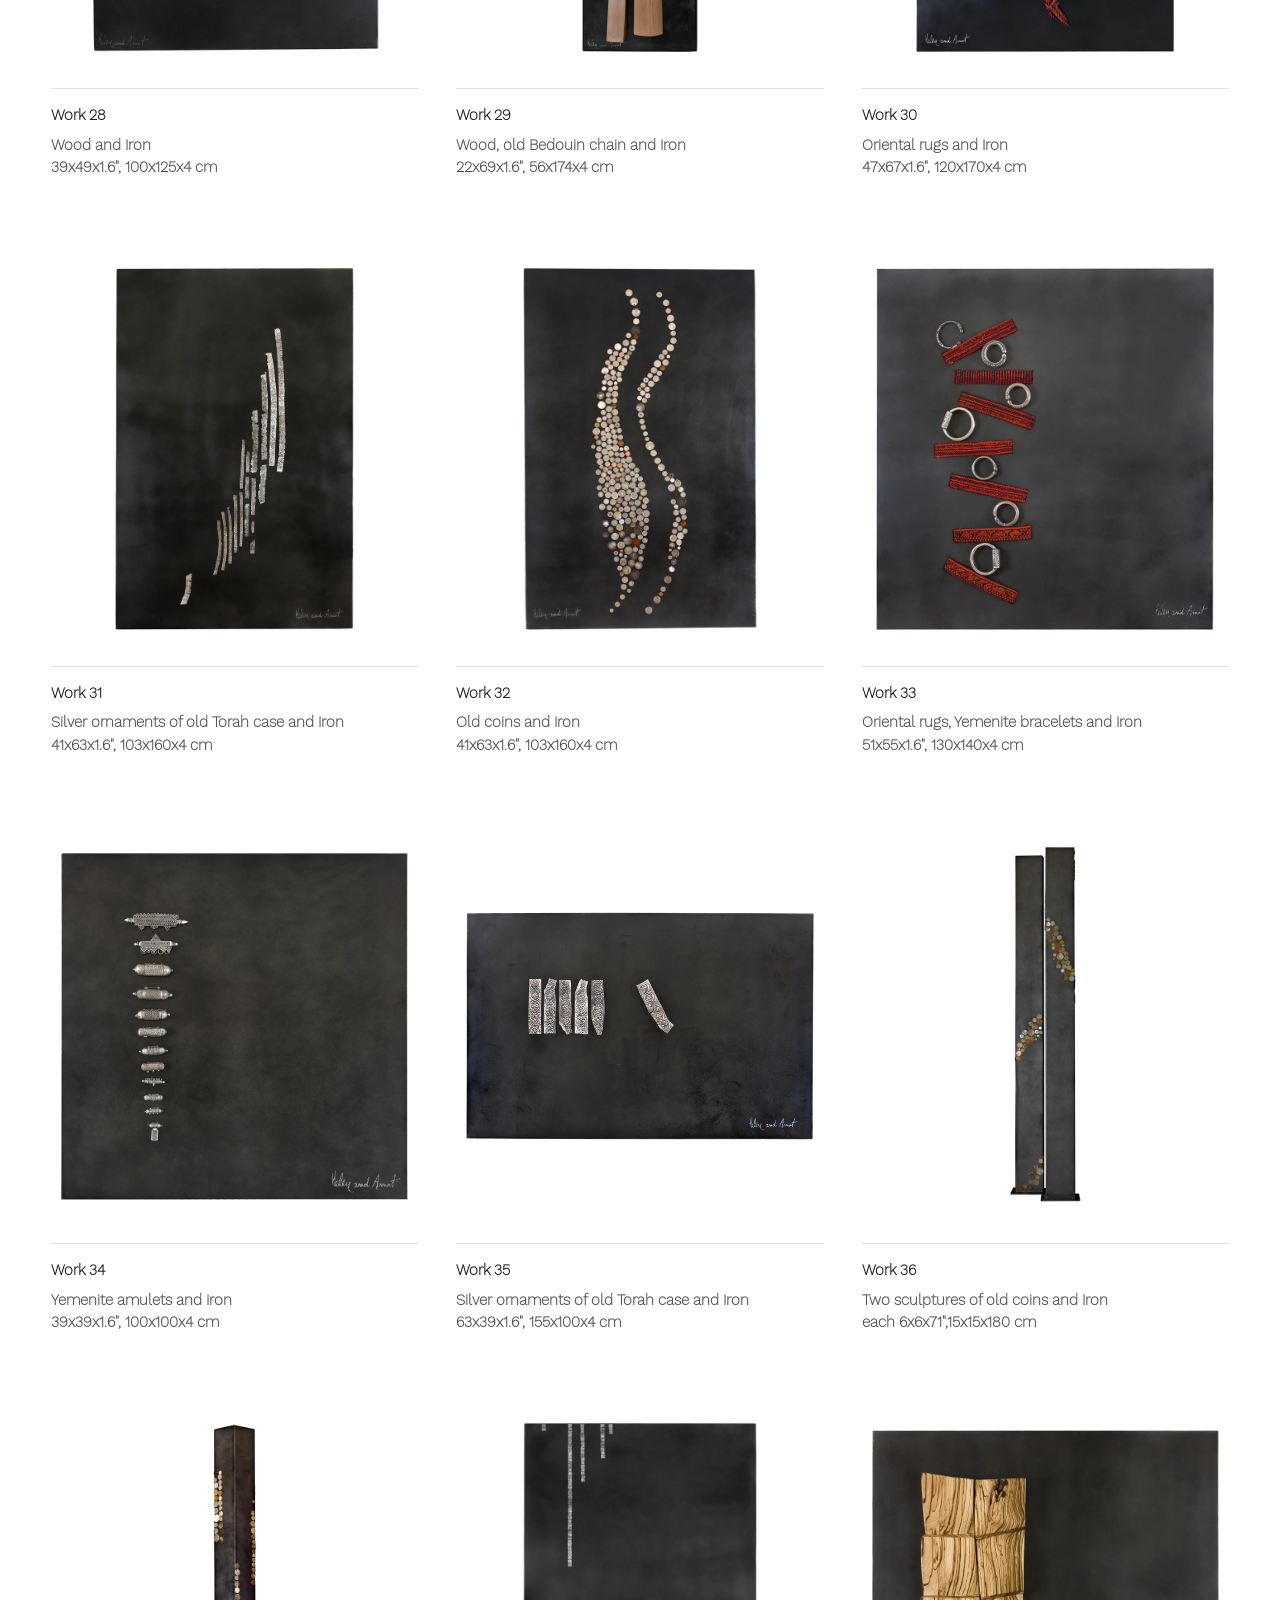
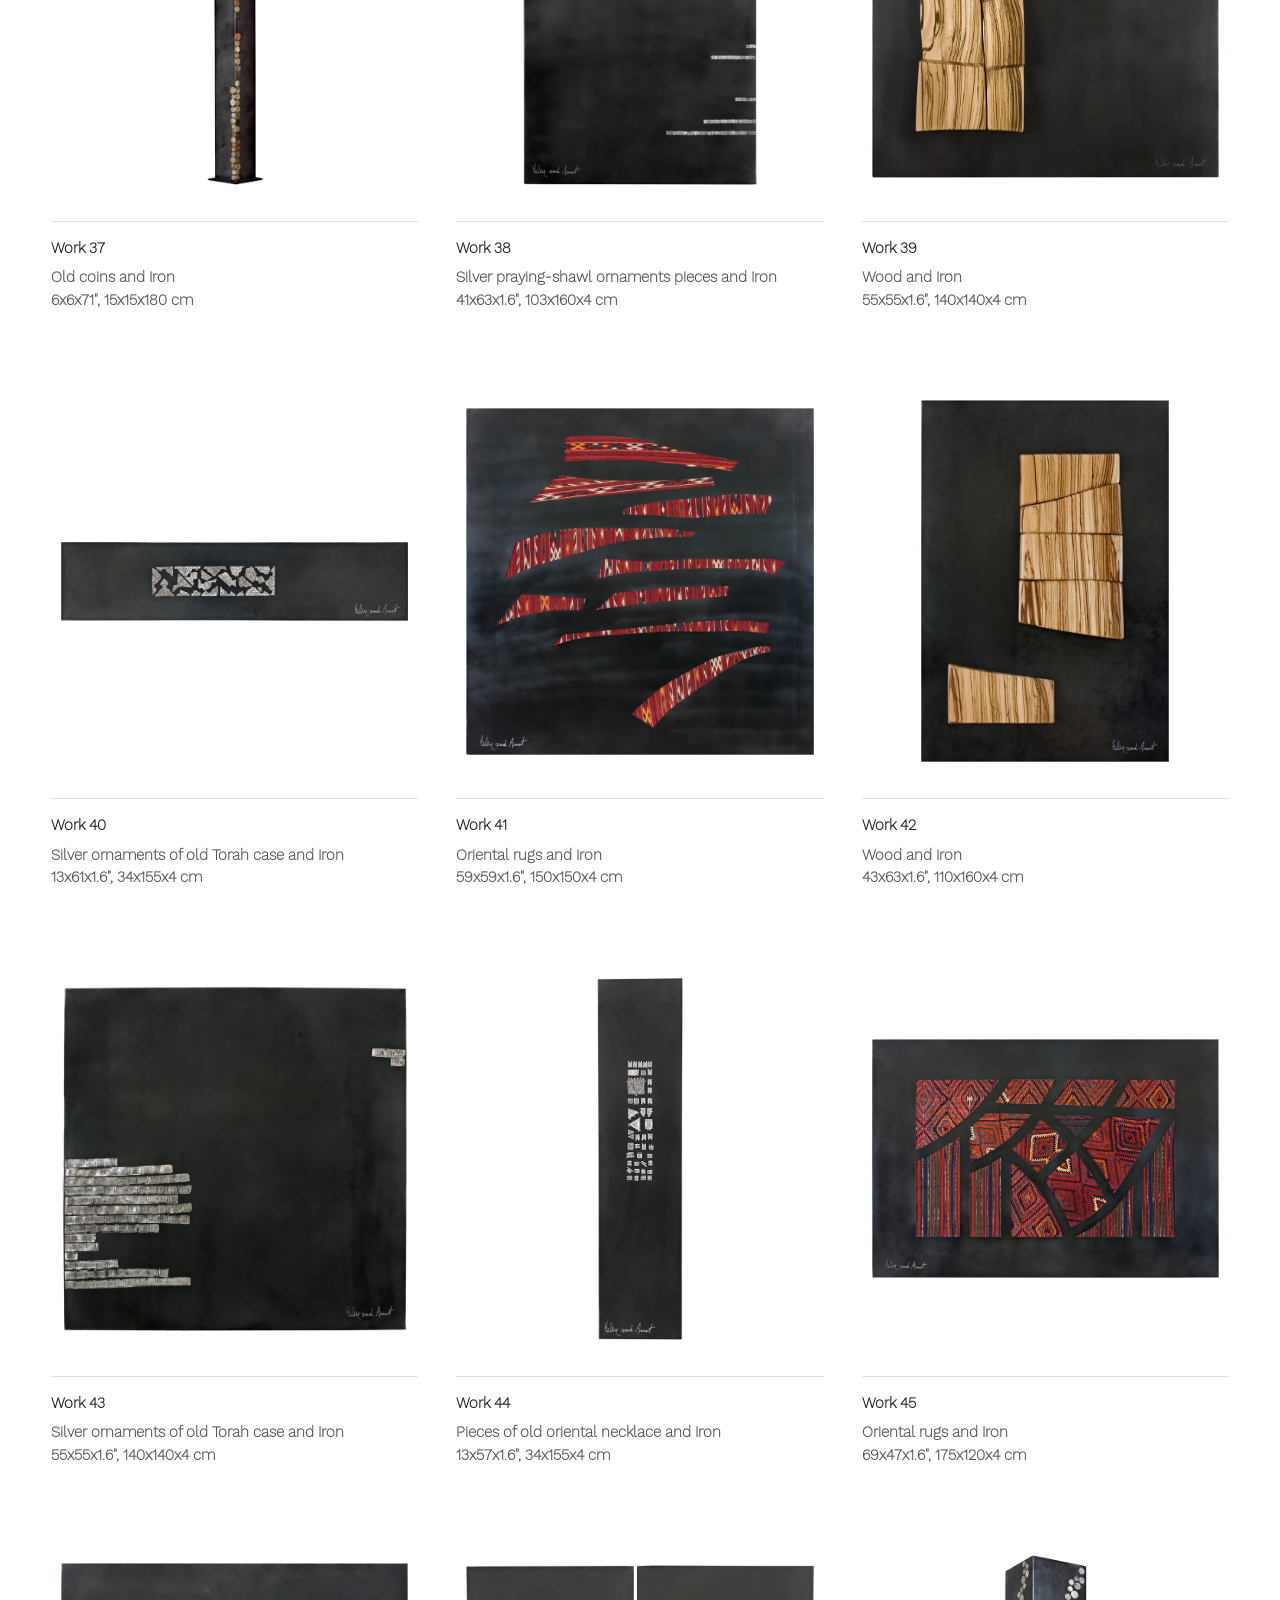
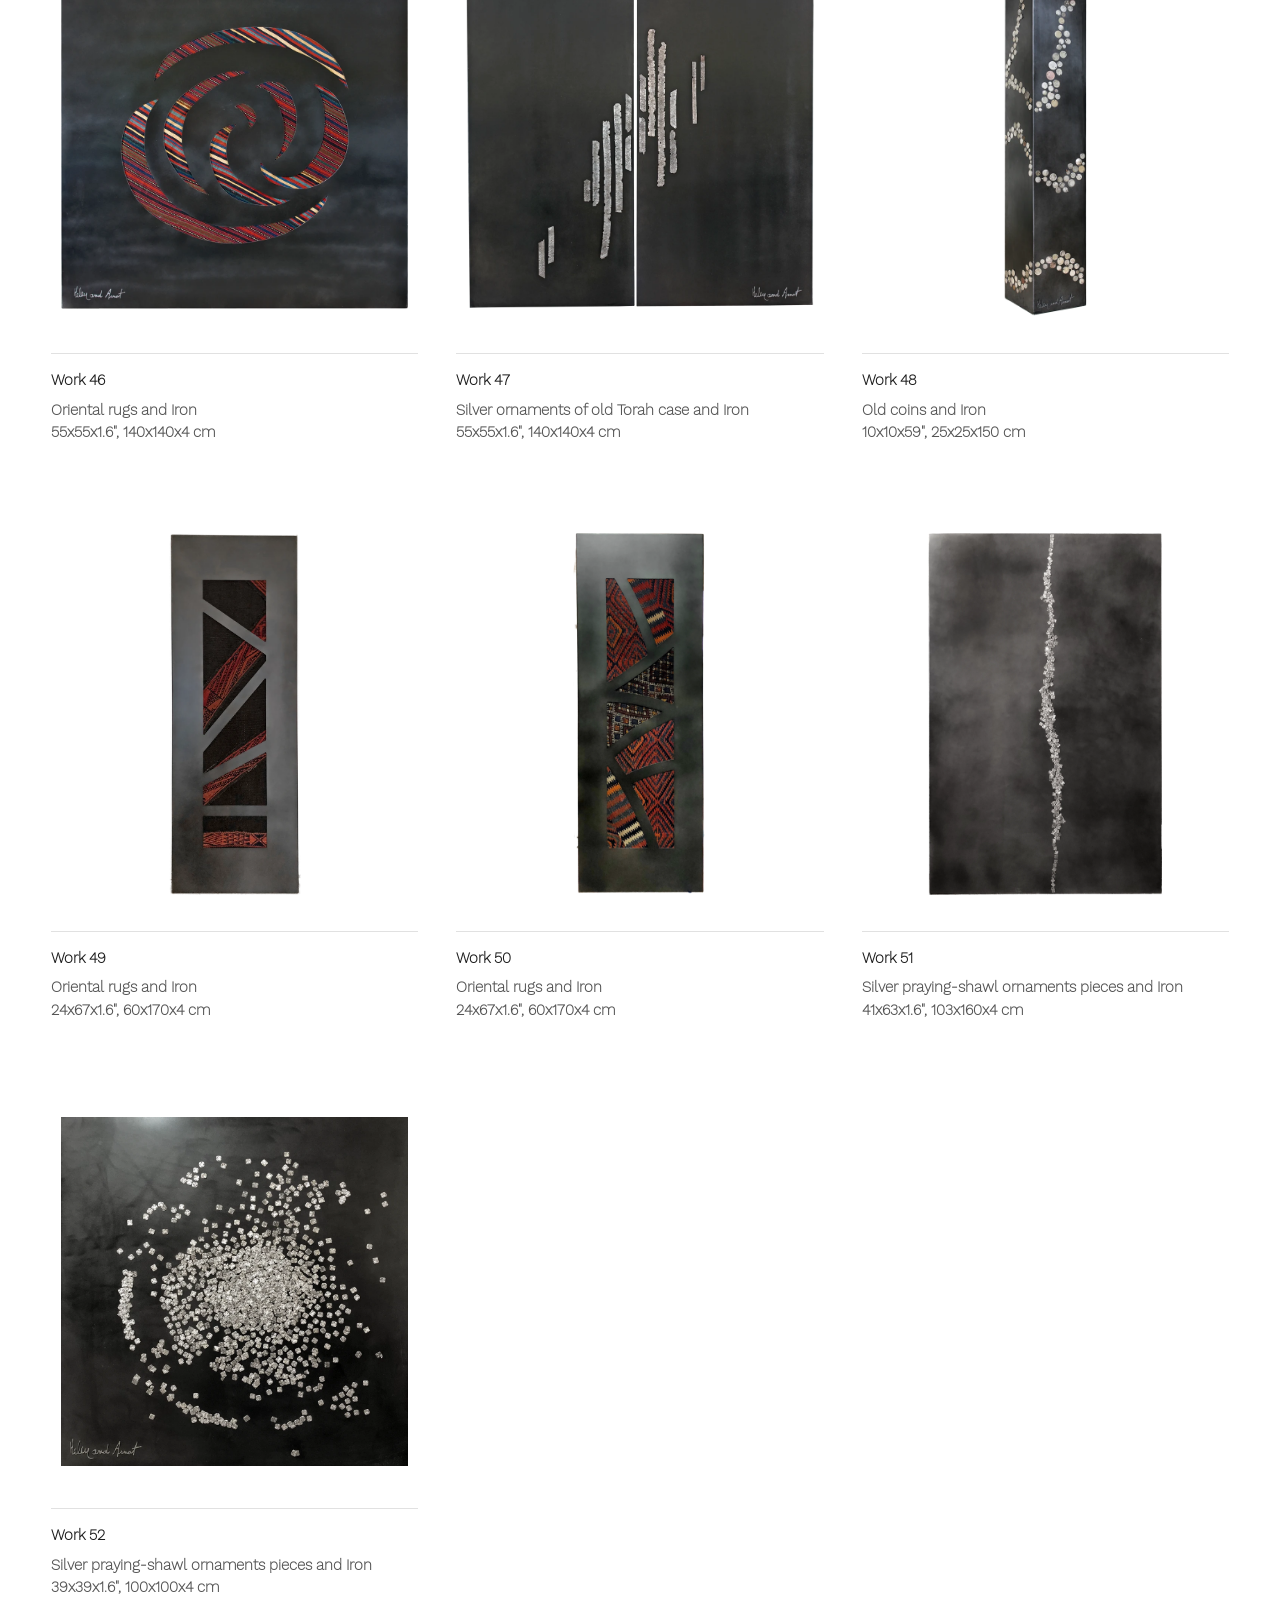
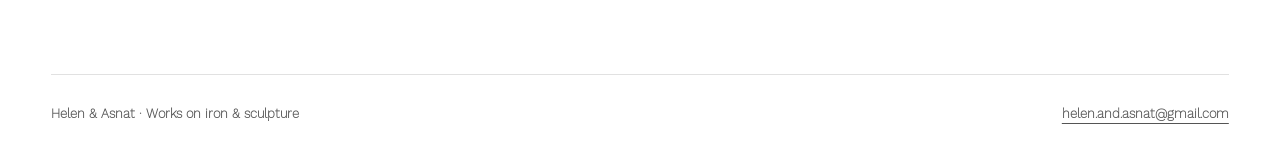
<file: works-on-iron/index.html>
<!doctype html><html lang="en"><head><meta charset="utf-8"><meta name="viewport" content="width=device-width, initial-scale=1"><title>Works on iron | Helen and Asnat</title><meta http-equiv="refresh" content="0; url=../"><script>location.replace(new URL('../',location.href).href);</script></head><body><a href="../">Open Works on iron on the homepage</a></body></html>
</file>
<file: style.css>
@font-face{font-family:worksans-extralight;src:url("assets/work-sans-extralight.woff2") format("woff2");font-style:normal;font-weight:400;font-display:swap}
:root{--ink:#202321;--muted:#656963;--paper:#fcfcfa;--line:#d9ddd6;--accent:#73543d}*{box-sizing:border-box}html{scroll-behavior:smooth}body{margin:0;background:var(--paper);color:var(--ink);font:16px/1.65 worksans-extralight,"Work Sans",sans-serif}a{color:inherit;text-underline-offset:5px}a:hover{color:var(--accent)}button{font:inherit;cursor:pointer}a:focus-visible,button:focus-visible{outline:2px solid var(--accent);outline-offset:6px}.skip{position:absolute;left:20px;top:-70px;background:white;padding:12px;z-index:10}.skip:focus{top:10px}.header{margin:0 5vw;min-height:110px;display:flex;align-items:center;justify-content:space-between;border-bottom:1px solid var(--line);gap:30px}.brand{text-decoration:none;font-family:worksans-extralight,"Work Sans",sans-serif;font-size:27px;line-height:1.1;letter-spacing:-1px}.brand span{font-style:italic;color:var(--muted)}nav{display:flex;gap:28px;flex-wrap:wrap}nav a{font-size:14px;text-decoration:none}nav a[aria-current=page]{text-decoration:underline}main{max-width:1500px;margin:auto;padding:0 5vw}.eyebrow{text-transform:uppercase;letter-spacing:.17em;font-size:12px;font-weight:600;color:var(--muted)}h1,h2,h3{font-family:worksans-extralight,"Work Sans",sans-serif;font-weight:400;line-height:1.08;margin:0}h1{font-size:clamp(46px,6vw,88px);letter-spacing:-.045em}h2{font-size:clamp(34px,4vw,54px);letter-spacing:-.025em}.hero{display:grid;grid-template-columns:.8fr 1.2fr;gap:6vw;align-items:center;padding:65px 0 75px}.hero h1{margin:20px 0 28px}.hero p{max-width:380px;color:var(--muted)}.hero-image{width:100%;height:560px;object-fit:contain;background:#f0f1ed}.text-link{display:inline-block;margin-top:20px;font-size:14px}.intro{padding:60px 0 50px;display:grid;grid-template-columns:1fr 1fr;gap:5vw}.intro p{max-width:650px;color:var(--muted);margin-top:0}.subnav{display:flex;flex-wrap:wrap;gap:12px 28px;font-size:14px;margin-top:22px}.section-head{border-top:1px solid var(--line);padding:35px 0;display:flex;align-items:baseline;justify-content:space-between;gap:20px}.gallery{display:grid;grid-template-columns:repeat(3,minmax(0,1fr));gap:42px 28px;margin:0 0 75px}.art{margin:0;min-width:0}.art a{display:block;background:#f0f1ed;overflow:hidden}.art img{width:100%;height:390px;object-fit:contain;display:block;padding:22px;transition:transform .3s}.art a:hover img{transform:scale(1.025)}figcaption{display:flex;justify-content:space-between;gap:12px;margin-top:12px;font-size:13px;color:var(--muted)}.collection-grid{display:grid;grid-template-columns:1fr 1fr;gap:36px;margin:0 0 80px}.collection img{width:100%;height:410px;object-fit:contain;background:#f0f1ed;padding:25px}.collection{text-decoration:none}.collection h2{font-size:32px;margin:18px 0 10px}.collection p{margin:0;color:var(--muted)}.prose{max-width:760px;margin:0 auto 85px;font-size:18px;line-height:1.85}.prose p{margin:0 0 25px}.exhibitions{list-style:none;padding:0;margin:0 0 70px}.exhibitions li{display:grid;grid-template-columns:90px 1fr 150px;gap:20px;padding:25px 0;border-top:1px solid var(--line)}.exhibitions .year{font-family:worksans-extralight,"Work Sans",sans-serif;font-size:25px}.exhibitions .kind{color:var(--muted);font-size:14px}.contact{display:grid;grid-template-columns:1fr 1fr;gap:8vw;padding-bottom:80px}.contact img{width:100%;max-height:600px;object-fit:contain}.contact h2{font-size:30px;margin:30px 0 12px}.contact a{overflow-wrap:anywhere}footer{margin:0 5vw;border-top:1px solid var(--line);padding:28px 0 40px;display:flex;justify-content:space-between;gap:20px;font-size:13px;color:var(--muted)}dialog{border:0;background:#fcfcfa;padding:24px;width:95vw;max-width:1400px;max-height:95vh}dialog::backdrop{background:#101411dd}.lightbox-top,.lightbox-bottom{display:flex;justify-content:space-between;align-items:center;gap:20px}dialog button{border:1px solid var(--line);background:transparent;padding:8px 16px}dialog img{width:100%;height:70vh;object-fit:contain;display:block;margin:15px 0}body:has(dialog[open]){overflow:hidden}@media(max-width:760px){.header{min-height:120px;align-items:flex-start;padding:24px 0;flex-direction:column;gap:22px}nav{gap:12px 22px}.hero,.intro,.contact{grid-template-columns:1fr;gap:30px}.hero{padding:35px 0 45px}.hero-image{height:420px}.hero p{max-width:none}.intro{padding:35px 0}.gallery{grid-template-columns:repeat(2,minmax(0,1fr));gap:25px 14px}.art img{height:270px;padding:12px}.collection-grid{gap:20px}.collection img{height:280px;padding:15px}.collection h2{font-size:28px}.exhibitions li{grid-template-columns:65px 1fr}.exhibitions .kind{grid-column:2}.prose{font-size:17px}.section-head{align-items:flex-start}.section-head .text-link{margin-top:5px}footer{flex-direction:column;gap:5px}}@media(max-width:420px){.gallery,.collection-grid{grid-template-columns:1fr}.art img{height:390px}.hero-image{height:340px}}@media(prefers-reduced-motion:reduce){html{scroll-behavior:auto}.art img{transition:none}}

/* Match the original site's Work Sans ExtraLight with bold styling. */
body{font-weight:700}.brand{font-size:clamp(30px,3.5vw,49px);letter-spacing:0;font-weight:700;white-space:nowrap}.brand span{font-size:.53em;font-style:normal;color:inherit}nav a{font-size:19px;font-weight:700}h1,h2,h3{font-weight:700;letter-spacing:0}.eyebrow{font-size:14px}.text-link,.subnav{font-size:17px}figcaption{display:block;font-size:16px;line-height:1.5}figcaption strong{font-weight:700;color:var(--ink)}.art-description{display:block;white-space:pre-line;margin-top:7px}#art-description{white-space:pre-line;font-size:18px;line-height:1.5;margin:10px 0 20px}dialog img{height:60vh}dialog{overflow:auto}.lightbox-top{align-items:flex-start}#art-label{font-size:20px}#counter{font-size:16px}@media(max-width:1050px){.header{flex-wrap:wrap;padding:24px 0;gap:20px}nav{gap:14px 22px}}@media(max-width:760px){nav a{font-size:17px}.art-description{font-size:16px}dialog img{height:48vh}}
</file>
<file: preview.css>
:root{--paper:#fff;--ink:#1c1c1c;--muted:#555;--line:#e1e1e1}body{background:#fff}.header{margin:0 4vw;min-height:120px;border-bottom:0;gap:30px}.brand{font-size:36px}.brand span{font-size:.55em}nav{gap:25px}nav a{font-size:16px}main{max-width:1600px;padding:0 4vw}h1,h2{font-weight:400}.exhibition-hero{border-top:1px solid var(--ink);padding:26px 0 0}.hero-topline{display:flex;align-items:baseline;justify-content:space-between;gap:20px}.hero-topline h1{font-size:28px}.hero-topline a,.exhibition-footer a{font-size:15px;text-decoration:none}.hero-art{display:flex;align-items:center;justify-content:center;padding:48px 6vw 35px;min-height:480px}.hero-art img{display:block;width:auto;max-width:100%;height:auto;max-height:58vh;object-fit:contain}.hero-caption{display:flex;justify-content:space-between;font-size:14px;line-height:1.6;padding:20px 0 32px;border-bottom:1px solid var(--line);gap:20px}.hero-caption span:last-child{text-align:right}.editorial{display:grid;grid-template-columns:1fr 2fr;gap:60px;margin:110px 0}.eyebrow{font-size:13px;letter-spacing:.12em}.editorial h2{font-size:clamp(34px,4.4vw,64px);line-height:1.15}.editorial p{max-width:580px;font-size:20px;line-height:1.6;margin-top:30px}.text-link{font-size:16px}.collection-grid{gap:60px;margin-bottom:120px}.collection img{height:470px;background:#fff;padding:30px 20px;object-fit:contain}.collection-label{border-top:1px solid var(--line);display:flex;justify-content:space-between;gap:15px;align-items:baseline;padding:16px 0}.collection-label h2{margin:0;font-size:28px}.collection-label span{font-size:14px}.material-feature{display:grid;grid-template-columns:1.2fr 1fr;gap:8vw;align-items:center;padding:65px 0;border-top:1px solid var(--line);border-bottom:1px solid var(--line)}.material-feature img{display:block;width:100%;height:440px;object-fit:contain}.material-feature h2{font-size:58px;margin:24px 0}.material-feature p{max-width:370px;font-size:19px}.exhibition-footer{display:flex;align-items:baseline;justify-content:space-between;padding:70px 0;gap:25px}.exhibition-footer h2{font-size:36px}footer{margin:0 4vw}.intro{padding:50px 0 60px;grid-template-columns:1fr 1fr}.intro h1{font-size:clamp(38px,4vw,60px)}.intro p{font-size:18px}.gallery{grid-template-columns:repeat(3,minmax(0,1fr));gap:65px 38px}.art a{background:#fff}.art img{height:410px;padding:24px 10px}.art figcaption{padding-top:15px;border-top:1px solid var(--line);font-size:15px}.art-description{font-size:15px;color:#555}.art a:hover img{transform:none}.subnav{gap:16px 24px;font-size:15px}dialog{background:white}dialog #large-art{height:65vh}.exhibitions .year{font-size:25px}.prose{font-size:19px}@media(max-width:1100px){.header{padding:28px 0;gap:25px;flex-wrap:wrap}nav{gap:18px}.gallery{grid-template-columns:repeat(2,minmax(0,1fr))}.collection-label{display:block}.collection-label span{display:inline-block;margin-top:12px}}@media(max-width:760px){.header{min-height:auto}.brand{font-size:34px}nav a{font-size:15px}nav{gap:14px 20px}.hero-topline h1{font-size:25px}.hero-topline a{font-size:13px}.hero-art{min-height:300px;padding:35px 0}.hero-art img{max-height:50vh;width:100%}.hero-caption{font-size:13px}.editorial{grid-template-columns:1fr;gap:25px;margin:60px 0}.editorial p{font-size:18px}.collection-grid{grid-template-columns:1fr;gap:40px;margin-bottom:65px}.collection img{height:360px}.material-feature{grid-template-columns:1fr;gap:30px;padding:40px 0}.material-feature img{height:300px}.material-feature h2{font-size:42px}.exhibition-footer{display:block;padding:45px 0}.exhibition-footer a{display:inline-block;margin-top:22px}.gallery{gap:40px 18px}.art img{height:270px}.intro{grid-template-columns:1fr;gap:24px}.intro h1{font-size:40px}.art-description{font-size:14px}}@media(max-width:440px){.gallery{grid-template-columns:1fr}.art img{height:360px}.hero-caption{flex-direction:column;gap:10px}.hero-caption span:last-child{text-align:left}}

.top-introduction{padding:35px 0 45px;display:grid;grid-template-columns:1fr 1.7fr;gap:18px 7vw;border-top:1px solid var(--ink)}.top-introduction h1{font-size:clamp(32px,3.3vw,48px);line-height:1.2}.top-introduction p{font-size:19px;line-height:1.65;max-width:750px;margin:0}.top-introduction>a{grid-column:2;font-size:16px;justify-self:start}.exhibition-hero{border-top:1px solid var(--line)}.hero-topline h2{font-size:28px}.home-works{padding-top:40px}.home-works .section-head{border-top:0;padding:15px 0 40px}.home-works .section-head h2{font-size:32px}.home-works .section-head>span{font-size:15px;color:var(--muted)}@media(max-width:760px){.top-introduction{grid-template-columns:1fr;padding:28px 0 35px;gap:20px}.top-introduction>a{grid-column:1}.top-introduction p{font-size:17px}.hero-topline h2{font-size:25px}.home-works{padding-top:25px}}

/* Introduction alongside the featured artwork. */
.opening-layout{display:grid;grid-template-columns:minmax(240px,.75fr) minmax(0,1.65fr);gap:5vw;align-items:center;border-top:1px solid var(--ink);padding:42px 0 32px}.top-introduction{display:block;border:0;padding:0}.top-introduction h1{font-size:clamp(32px,3.1vw,46px);margin:0 0 25px}.top-introduction p{font-size:18px;line-height:1.7;margin:0 0 24px}.top-introduction>a{display:inline-block;font-size:15px}.exhibition-hero{border:0;padding:0;min-width:0}.hero-topline h2{font-size:23px}.hero-topline a{font-size:14px}.hero-art{padding:32px 0 24px;min-height:380px}.hero-art img{width:100%;max-height:60vh;object-fit:contain}.hero-caption{font-size:13px;padding:14px 0 0;border:0}.home-works{border-top:1px solid var(--line)}@media(max-width:900px){.opening-layout{grid-template-columns:minmax(220px,.85fr) minmax(0,1.3fr);gap:30px}.hero-topline{flex-wrap:wrap;gap:8px}.hero-art{min-height:280px}.hero-caption{flex-direction:column;gap:8px}.hero-caption span:last-child{text-align:left}}@media(max-width:700px){.opening-layout{grid-template-columns:1fr;gap:35px;padding:28px 0}.top-introduction h1{margin-bottom:18px}.top-introduction p{font-size:17px}.hero-art{min-height:0;padding:25px 0}.hero-topline{justify-content:space-between}.hero-art img{max-height:50vh}}
</file>
